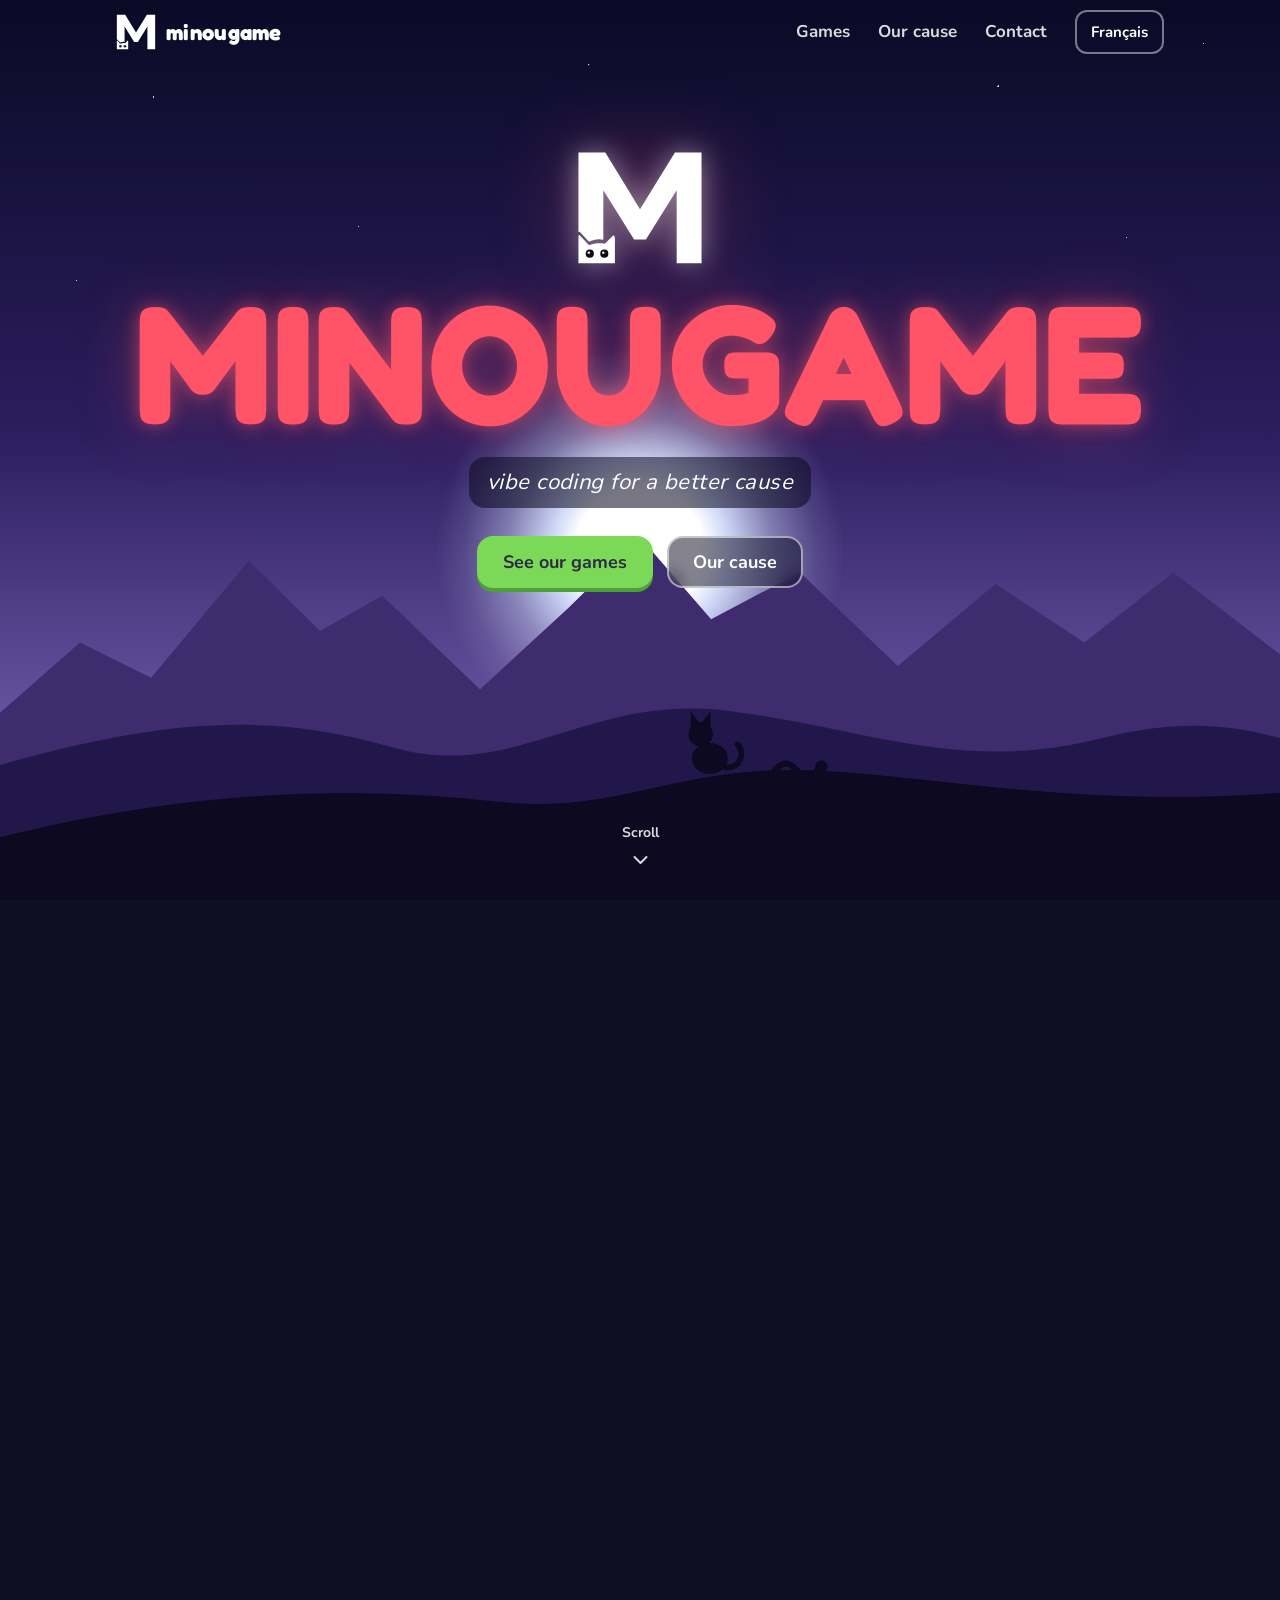
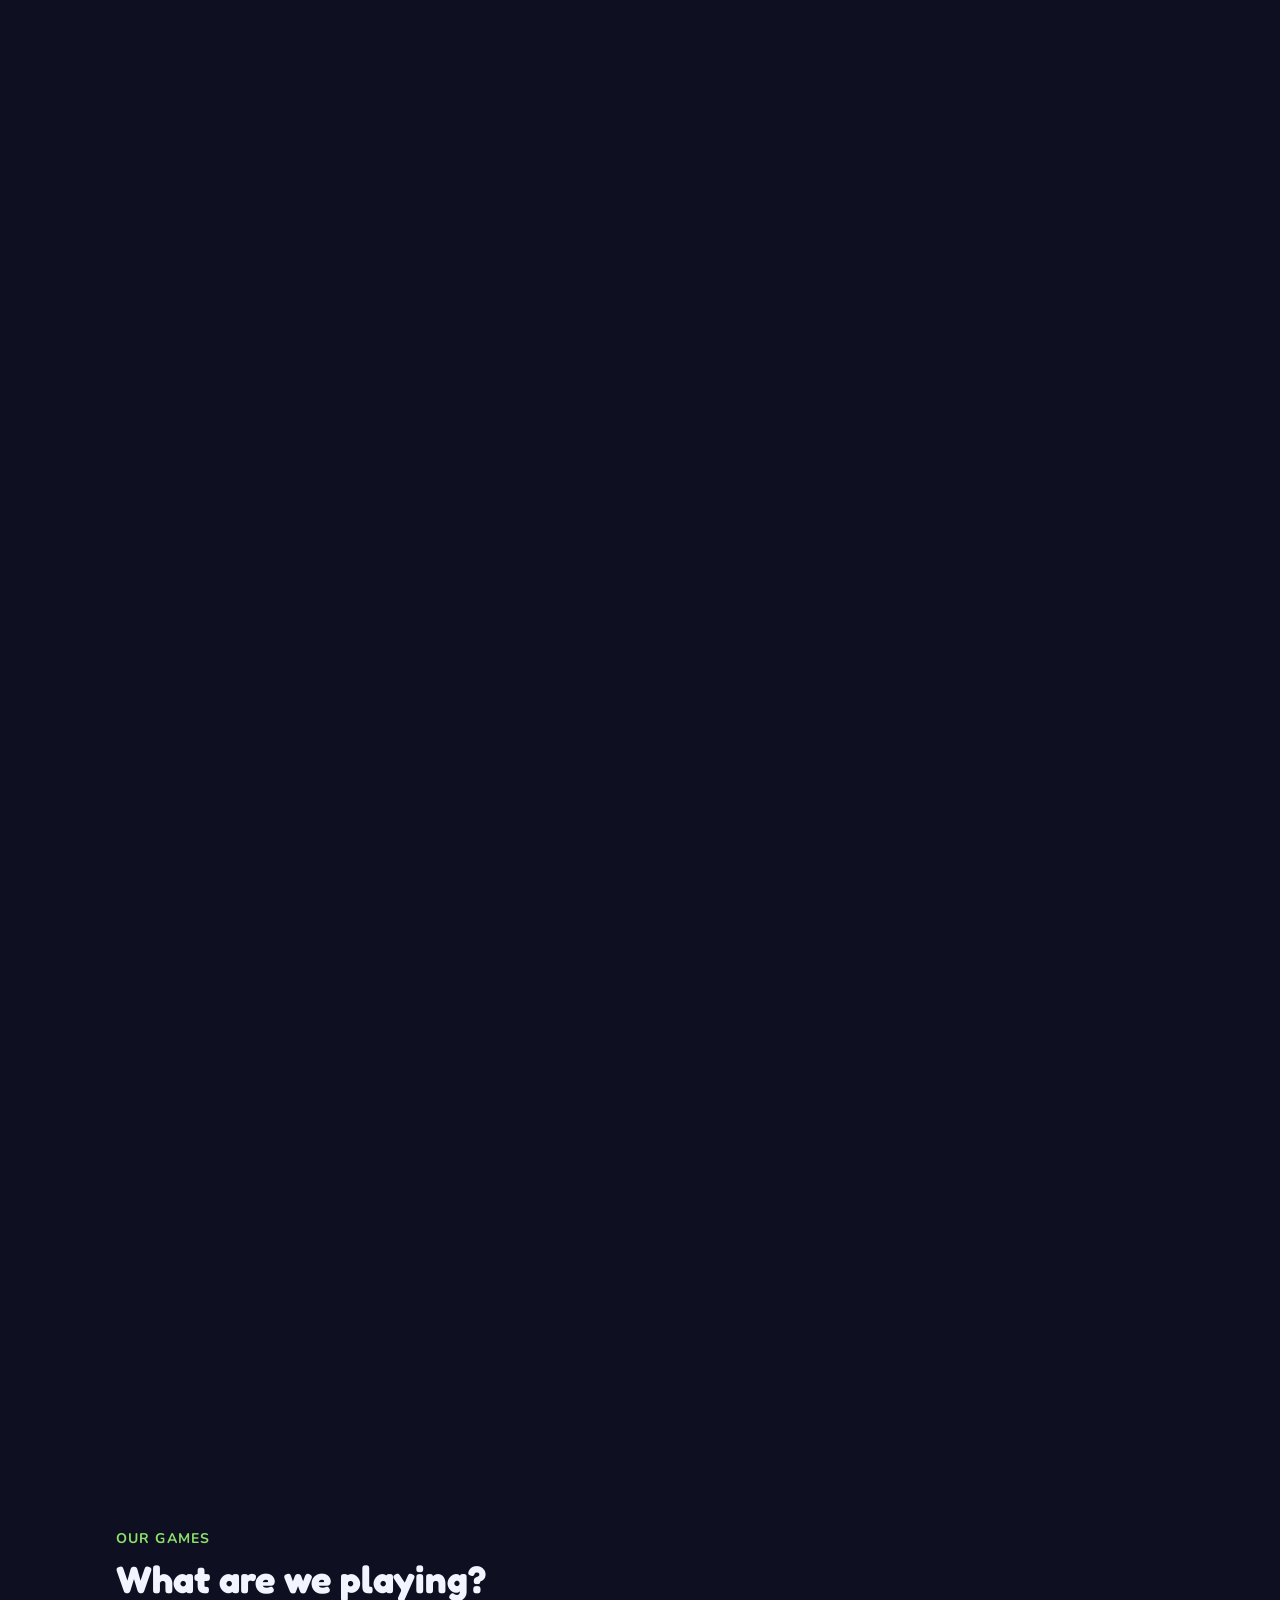
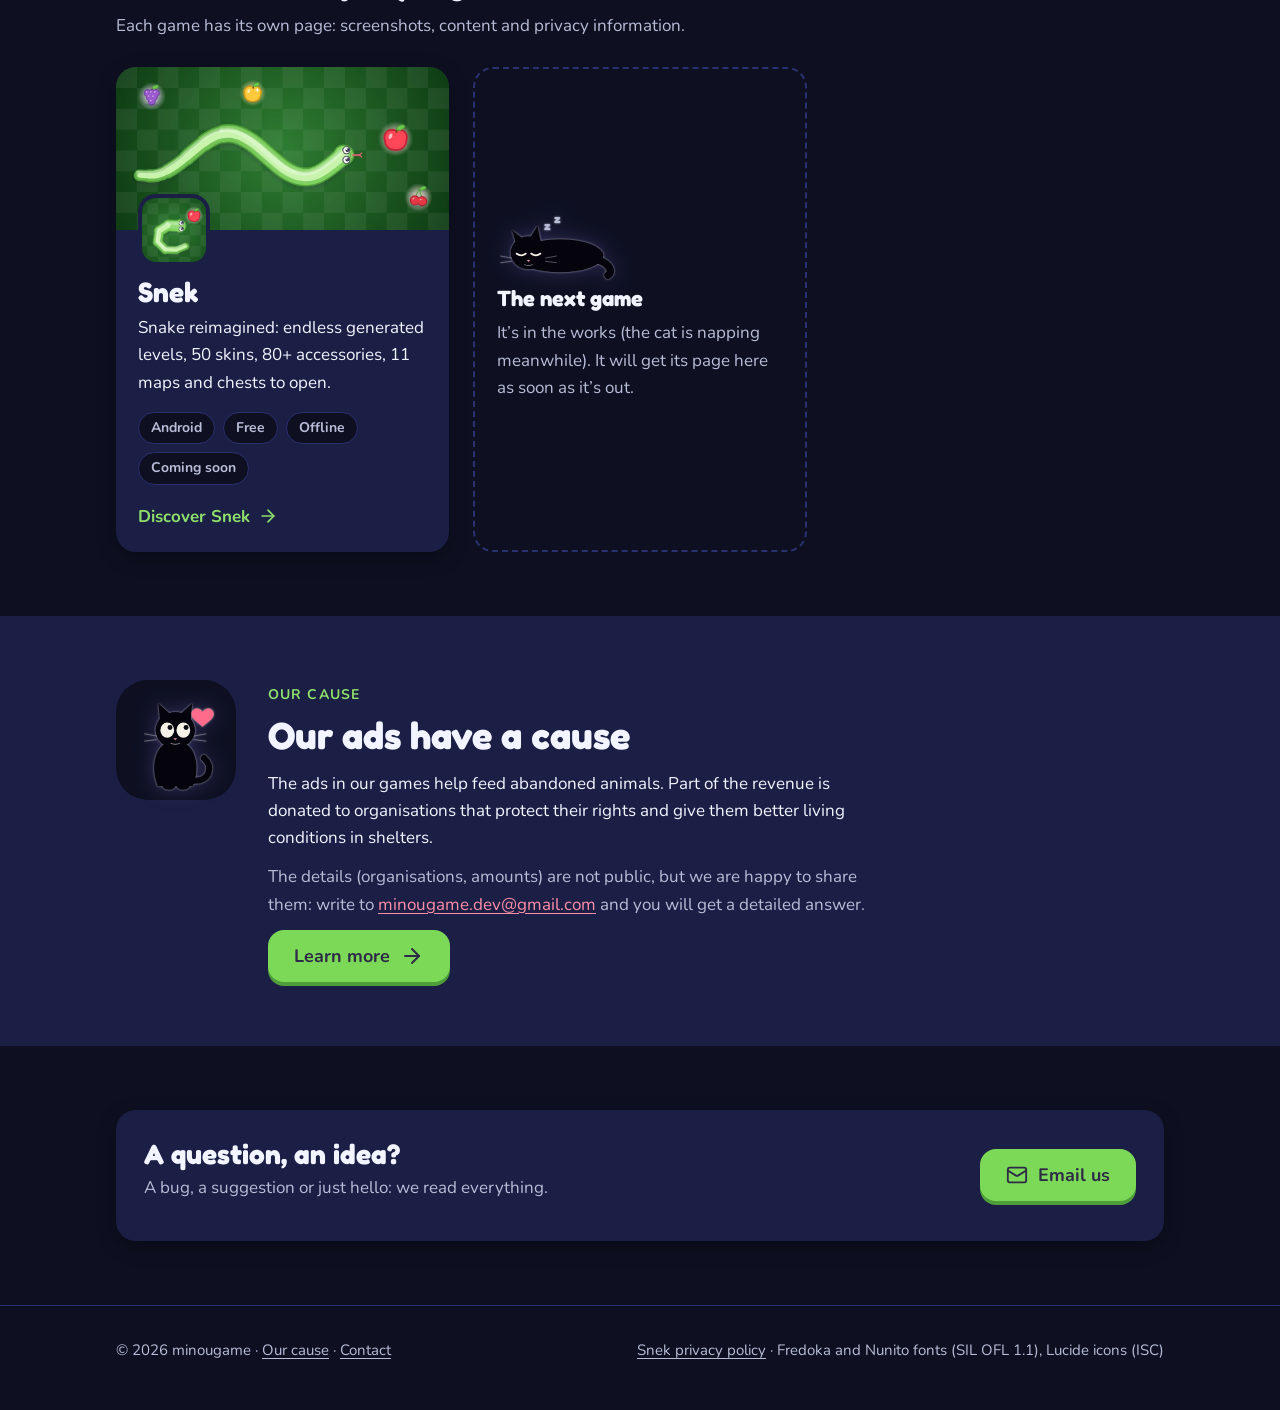
<file: index.html>
<!doctype html>
<html lang="fr" data-lang="fr" data-title-en="minougame — little mobile games for a better cause">
<head>
<meta charset="utf-8">
<meta name="viewport" content="width=device-width, initial-scale=1">
<title>minougame — petits jeux mobiles pour une bonne cause</title>
<script src="assets/lang.js"></script>
<meta name="description" content="minougame, petit studio de jeux mobiles. Snek : le Snake revisité. Les publicités de nos jeux servent à nourrir des animaux abandonnés.">
<meta name="theme-color" content="#000000">
<meta property="og:title" content="minougame">
<meta property="og:description" content="Petits jeux mobiles pour une bonne cause. Little mobile games for a better cause.">
<meta property="og:image" content="https://theotari.github.io/assets/snek/feature-graphic.jpg">
<link rel="icon" href="assets/favicon.png">
<link rel="preload" href="assets/fonts/Fredoka-Bold.ttf" as="font" type="font/ttf" crossorigin>
<link rel="stylesheet" href="assets/site.css">
</head>
<body>
<a class="skip" href="#main"><span lang="fr">Aller au contenu</span><span lang="en">Skip to content</span></a>

<header class="topbar over">
  <div class="wrap">
    <a class="logo" href="./"><svg class="logo-mark" viewBox="240 265 520 470" aria-hidden="true"><path class="lm" d="M250 275 L359 275 L500 506 L642 275 L750 275 L750 725 L649 725 L649 429 L524 629 L476 629 L351 429 L351 630 C333 624 311 628 293 638 L258 600 C255 597 252 597 250 599 Z"/><path class="lm" d="M250 725 L250 620 C250 612 252 609 255 611 L293 652 C314 644 336 642 357 646 L389 614 C394 610 397 613 398 621 L398 725 Z"/><circle class="le" cx="296" cy="686" r="16.5"/><circle class="lh" cx="292" cy="682" r="5"/><circle class="le" cx="355" cy="686" r="16.5"/><circle class="lh" cx="351" cy="682" r="5"/></svg><span class="logo-text">minougame</span></a>
    <nav class="topnav" aria-label="Menu">
      <a href="#jeux"><span lang="fr">Jeux</span><span lang="en">Games</span></a>
      <a href="cause/"><span lang="fr">La cause</span><span lang="en">Our cause</span></a>
      <a href="contact/">Contact</a>
    </nav>
    <button class="langbtn" type="button"><span lang="fr"><span class="l-long">English</span><span class="l-short">EN</span></span><span lang="en"><span class="l-long">Français</span><span class="l-short">FR</span></span></button>
  </div>
</header>

<main id="main">
  <div class="story">
    <section class="scene stage" aria-label="minougame">
      <div class="sky"></div>
      <div class="stars"></div>
      <div class="sun" aria-hidden="true"></div>
      <svg class="hills hills-back" viewBox="0 0 1440 400" preserveAspectRatio="none" aria-hidden="true"><path d="M0 240 L90 180 L170 210 L280 110 L360 170 L430 140 L540 220 L640 150 L720 90 L800 160 L900 120 L1010 200 L1120 130 L1220 180 L1320 120 L1440 190 V400 H0Z"/></svg>
      <svg class="hills hills-mid" viewBox="0 0 1440 400" preserveAspectRatio="none" aria-hidden="true"><path d="M0 250 C180 200 300 190 440 230 C580 270 660 170 820 190 C980 210 1080 260 1240 220 C1340 195 1400 210 1440 220 V400 H0Z"/></svg>
      <svg class="hills hills-front" viewBox="0 0 1440 400" preserveAspectRatio="xMidYMax slice" aria-hidden="true">
        <path d="M0 330 C200 280 380 270 560 290 C680 303 740 262 860 255 C1000 248 1180 300 1440 280 V400 H0Z"/>
        <!-- un chat assis sur la crête, tourné vers la lumière -->
        <g transform="translate(770 194) scale(1.3)">
          <ellipse cx="22" cy="36" rx="15" ry="13"/><circle cx="14" cy="15" r="10"/>
          <path d="M6 9 L6 -3 L13 6Z"/><path d="M15 6 L22 -3 L22 9Z"/>
          <path d="M36 44 C50 44 52 30 46 24" fill="none" stroke-width="5" stroke-linecap="round"/>
        </g>
        <!-- et un petit serpent à côté -->
        <path d="M872 254 c8 -10 16 -10 24 0 s16 10 24 0" fill="none" stroke-width="7" stroke-linecap="round"/>
        <circle cx="924" cy="250" r="6.5"/>
      </svg>

      <div class="chapters">
        <div class="chapter is-active">
          <svg class="hero-logo" viewBox="240 265 520 470" aria-hidden="true"><path class="lm" d="M250 275 L359 275 L500 506 L642 275 L750 275 L750 725 L649 725 L649 429 L524 629 L476 629 L351 429 L351 630 C333 624 311 628 293 638 L258 600 C255 597 252 597 250 599 Z"/><path class="lm" d="M250 725 L250 620 C250 612 252 609 255 611 L293 652 C314 644 336 642 357 646 L389 614 C394 610 397 613 398 621 L398 725 Z"/><circle class="le" cx="296" cy="686" r="16.5"/><circle class="lh" cx="292" cy="682" r="5"/><circle class="le" cx="355" cy="686" r="16.5"/><circle class="lh" cx="351" cy="682" r="5"/></svg>
          <h1 class="mega">minougame</h1>
          <p class="sub slogan">vibe coding for a better cause</p>
          <div class="actions">
            <a class="btn btn-primary" href="#jeux"><span lang="fr">Voir nos jeux</span><span lang="en">See our games</span></a>
            <a class="btn btn-ghost" href="#cause"><span lang="fr">Notre cause</span><span lang="en">Our cause</span></a>
          </div>
        </div>
        <div class="chapter">
          <p class="kicker">1 / 2</p>
          <h2 class="mega"><span lang="fr">Jouer</span><span lang="en">Play</span></h2>
          <p class="sub" lang="fr">À une main, hors ligne, sans aucun achat en argent réel.</p>
          <p class="sub" lang="en">One-handed, offline, with no real-money purchases.</p>
        </div>
        <div class="chapter">
          <p class="kicker">2 / 2</p>
          <h2 class="mega"><span lang="fr">Aider</span><span lang="en">Help</span></h2>
          <p class="sub" lang="fr">Les publicités de nos jeux aident à nourrir des animaux abandonnés.</p>
          <p class="sub" lang="en">The ads in our games help feed abandoned animals.</p>
        </div>
      </div>

      <a class="scroll-cue" href="#jeux">
        <span lang="fr">Faire défiler</span><span lang="en">Scroll</span>
        <svg class="icon" viewBox="0 0 24 24" aria-hidden="true"><path d="m6 9 6 6 6-6"/></svg>
      </a>
      <div class="flood"></div>
    </section>
  </div>

  <section id="jeux">
    <div class="wrap">
      <div class="section-head">
        <span class="eyebrow" lang="fr">Nos jeux</span><span class="eyebrow" lang="en">Our games</span>
        <h2 lang="fr">À quoi on joue ?</h2>
        <h2 lang="en">What are we playing?</h2>
        <p class="muted" lang="fr">Chaque jeu a sa page : captures, contenu et informations de confidentialité.</p>
        <p class="muted" lang="en">Each game has its own page: screenshots, content and privacy information.</p>
      </div>

      <ul class="games">
        <li class="game-card">
          <img class="game-cover" src="assets/snek/feature-graphic.jpg" width="1024" height="500" alt="">
          <div class="game-body">
            <img class="game-icon" src="assets/snek/icon-192.png" width="72" height="72" alt="">
            <h3><a class="stretched" href="snek/">Snek</a></h3>
            <p lang="fr">Le Snake revisité : niveaux générés à l’infini, 50 skins, plus de 80 accessoires, 11 maps et des coffres à ouvrir.</p>
            <p lang="en">Snake reimagined: endless generated levels, 50 skins, 80+ accessories, 11 maps and chests to open.</p>
            <ul class="chips">
              <li>Android</li>
              <li><span lang="fr">Gratuit</span><span lang="en">Free</span></li>
              <li><span lang="fr">Hors ligne</span><span lang="en">Offline</span></li>
              <li><span lang="fr">Bientôt</span><span lang="en">Coming soon</span></li>
            </ul>
            <span class="more" aria-hidden="true"><span lang="fr">Découvrir Snek</span><span lang="en">Discover Snek</span>
              <svg class="icon" viewBox="0 0 24 24"><path d="M5 12h14"/><path d="m12 5 7 7-7 7"/></svg></span>
          </div>
        </li>
        <li class="game-soon">
          <svg class="cat-svg" viewBox="0 0 160 90" aria-hidden="true">
            <path class="cs tail from-tl" stroke-width="10" d="M136 72 C152 78 154 88 148 92"/>
            <ellipse class="c" cx="84" cy="66" rx="58" ry="22"/>
            <ellipse class="c" cx="42" cy="62" rx="23.8" ry="22"/><path class="lidw" stroke-width="2.2" d="M26 63 q6.2 5.1 12.5 0"/><path class="lidw" stroke-width="2.2" d="M45.5 63 q6.2 5.1 12.5 0"/><path class="nose" d="M39.8 71.7 h4.4 l-2.2 2.6 z"/><path class="mouth" stroke-width="1.4" d="M36.8 77.8 q5.2 2.6 10.5 0"/><path class="wh" stroke-width="1.1" d="M19.2 69 l-14.3 -2.6 M19.2 73.4 l-14.3 1.8 M64.8 69 l14.3 -2.6 M64.8 73.4 l14.3 1.8"/>
            <path class="c" d="M26 52 L20 32 L37 45 Z"/><path class="c" d="M44 42 L54 26 L58 46 Z"/>
            
            <text class="zz" x="62" y="32">z</text><text class="zz" x="76" y="22">z</text>
          </svg>
          <h3 lang="fr">Le prochain jeu</h3>
          <h3 lang="en">The next game</h3>
          <p lang="fr">Il est en préparation (le chat, lui, fait la sieste). Il aura sa page ici dès sa sortie.</p>
          <p lang="en">It’s in the works (the cat is napping meanwhile). It will get its page here as soon as it’s out.</p>
        </li>
      </ul>
    </div>
  </section>

  <section id="cause" class="cause">
    <div class="wrap">
      <div class="paw-badge" aria-hidden="true">
        <svg class="cat-svg" viewBox="0 0 120 140">
          <path class="cs tail from-tl" stroke-width="9" d="M84 128 C108 130 114 108 100 96"/>
          <path class="c" d="M34 136 C24 112 28 84 46 74 L72 74 C90 84 94 112 84 136 Z"/>
          <ellipse class="c" cx="59" cy="56" rx="28.1" ry="26"/><g class="eyes"><ellipse class="sclera" cx="47.5" cy="56" rx="9.8" ry="10.9"/><ellipse class="sclera" cx="70.5" cy="56" rx="9.8" ry="10.9"/><circle class="pupil" cx="51.4" cy="52.1" r="3.5"/><circle class="pupil" cx="74.4" cy="52.1" r="3.5"/></g><path class="nose" d="M56.4 67.4 h5.2 l-2.6 3.1 z"/><path class="mouth" stroke-width="1.7" d="M52.8 74.7 q6.2 3.1 12.4 0"/><path class="wh" stroke-width="1.2" d="M32 64.3 l-16.8 -3.1 M32 69.5 l-16.8 2.1 M86 64.3 l16.8 -3.1 M86 69.5 l16.8 2.1"/>
          <path class="c" d="M37 44 L35 18 L53 34 Z"/><path class="c" d="M65 34 L83 18 L81 44 Z"/>
          
          <ellipse class="c" cx="50" cy="136" rx="9" ry="5"/><ellipse class="c" cx="70" cy="136" rx="9" ry="5"/>
          <path class="beat" fill="#FF6B8A" d="M98 30 c-4 -8 -16 -6 -16 3 c0 7 9 12 16 18 c7 -6 16 -11 16 -18 c0 -9 -12 -11 -16 -3z"/>
        </svg>
      </div>
      <div>
        <span class="eyebrow" lang="fr">La cause</span><span class="eyebrow" lang="en">Our cause</span>
        <h2 lang="fr">Nos publicités ont une cause</h2>
        <h2 lang="en">Our ads have a cause</h2>
        <p lang="fr">Les publicités de nos jeux servent à nourrir des animaux abandonnés. Une partie des revenus est reversée à des associations qui protègent leurs droits et leur offrent de meilleures conditions en refuge.</p>
        <p lang="en">The ads in our games help feed abandoned animals. Part of the revenue is donated to organisations that protect their rights and give them better living conditions in shelters.</p>
        <p class="muted" lang="fr">Le détail (associations, montants) n’est pas public, mais nous l’envoyons volontiers : écris-nous à <a href="mailto:minougame.dev@gmail.com">minougame.dev@gmail.com</a> et tu recevras une réponse détaillée.</p>
        <p class="muted" lang="en">The details (organisations, amounts) are not public, but we are happy to share them: write to <a href="mailto:minougame.dev@gmail.com">minougame.dev@gmail.com</a> and you will get a detailed answer.</p>
        <div class="actions">
          <a class="btn btn-primary" href="cause/"><span lang="fr">En savoir plus</span><span lang="en">Learn more</span>
            <svg class="icon" viewBox="0 0 24 24" aria-hidden="true"><path d="M5 12h14"/><path d="m12 5 7 7-7 7"/></svg></a>
        </div>
      </div>
    </div>
  </section>

  <section id="contact">
    <div class="wrap">
      <div class="contact-card">
        <div>
          <h2 lang="fr">Une question, une idée ?</h2>
          <h2 lang="en">A question, an idea?</h2>
          <p class="muted" lang="fr">Un bug, une suggestion ou juste un bonjour : on lit tout.</p>
          <p class="muted" lang="en">A bug, a suggestion or just hello: we read everything.</p>
        </div>
        <a class="btn btn-primary" href="contact/">
          <svg class="icon" viewBox="0 0 24 24" aria-hidden="true"><rect x="2" y="4" width="20" height="16" rx="2"/><path d="m22 7-8.97 5.7a1.94 1.94 0 0 1-2.06 0L2 7"/></svg>
          <span lang="fr">Nous écrire</span><span lang="en">Email us</span>
        </a>
      </div>
    </div>
  </section>
</main>

<footer>
  <div class="wrap">
    <span>© 2026 minougame · <a href="cause/"><span lang="fr">La cause</span><span lang="en">Our cause</span></a> · <a href="contact/">Contact</a></span>
    <span>
      <a href="privacy.html" lang="fr">Confidentialité de Snek</a><a href="privacy.html#en" lang="en">Snek privacy policy</a>
      · <span lang="fr">Polices Fredoka et Nunito (SIL OFL 1.1), icônes Lucide (ISC)</span><span lang="en">Fredoka and Nunito fonts (SIL OFL 1.1), Lucide icons (ISC)</span>
    </span>
  </div>
</footer>
</body>
</html>
</file>
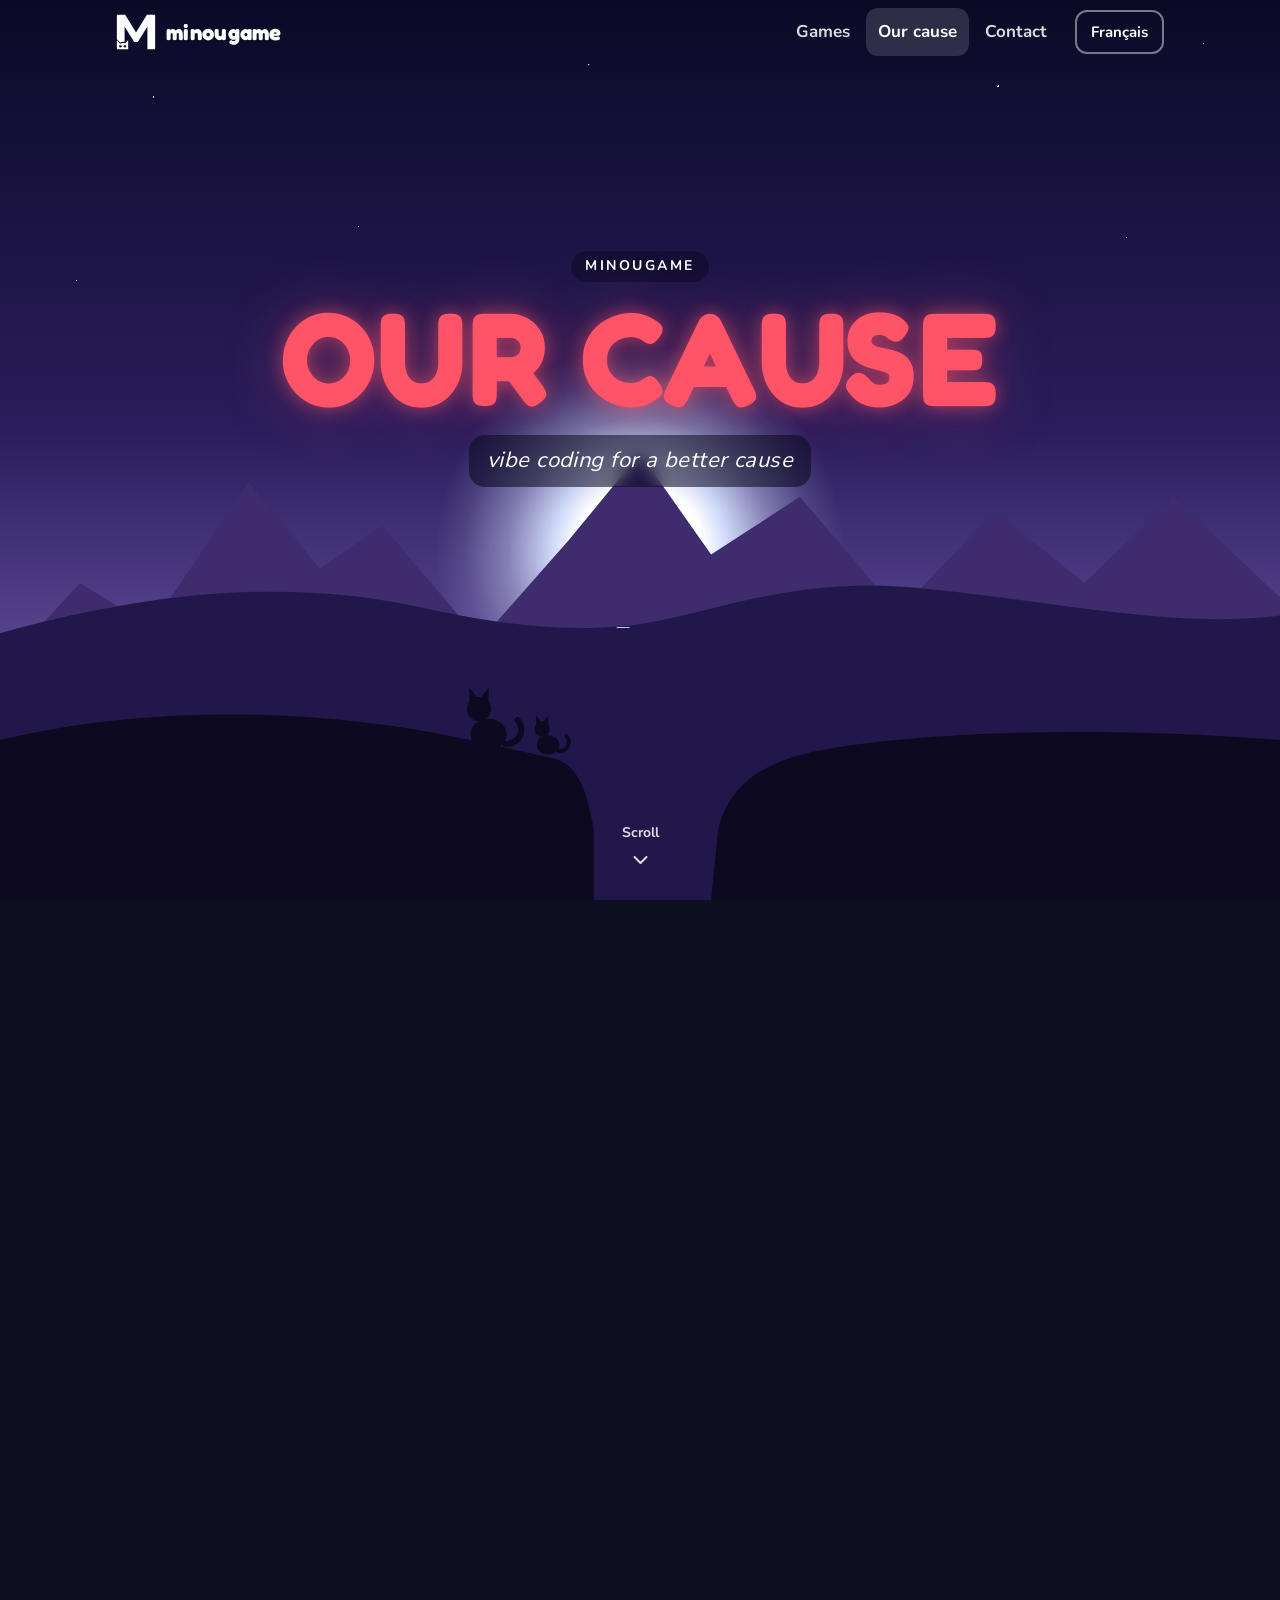
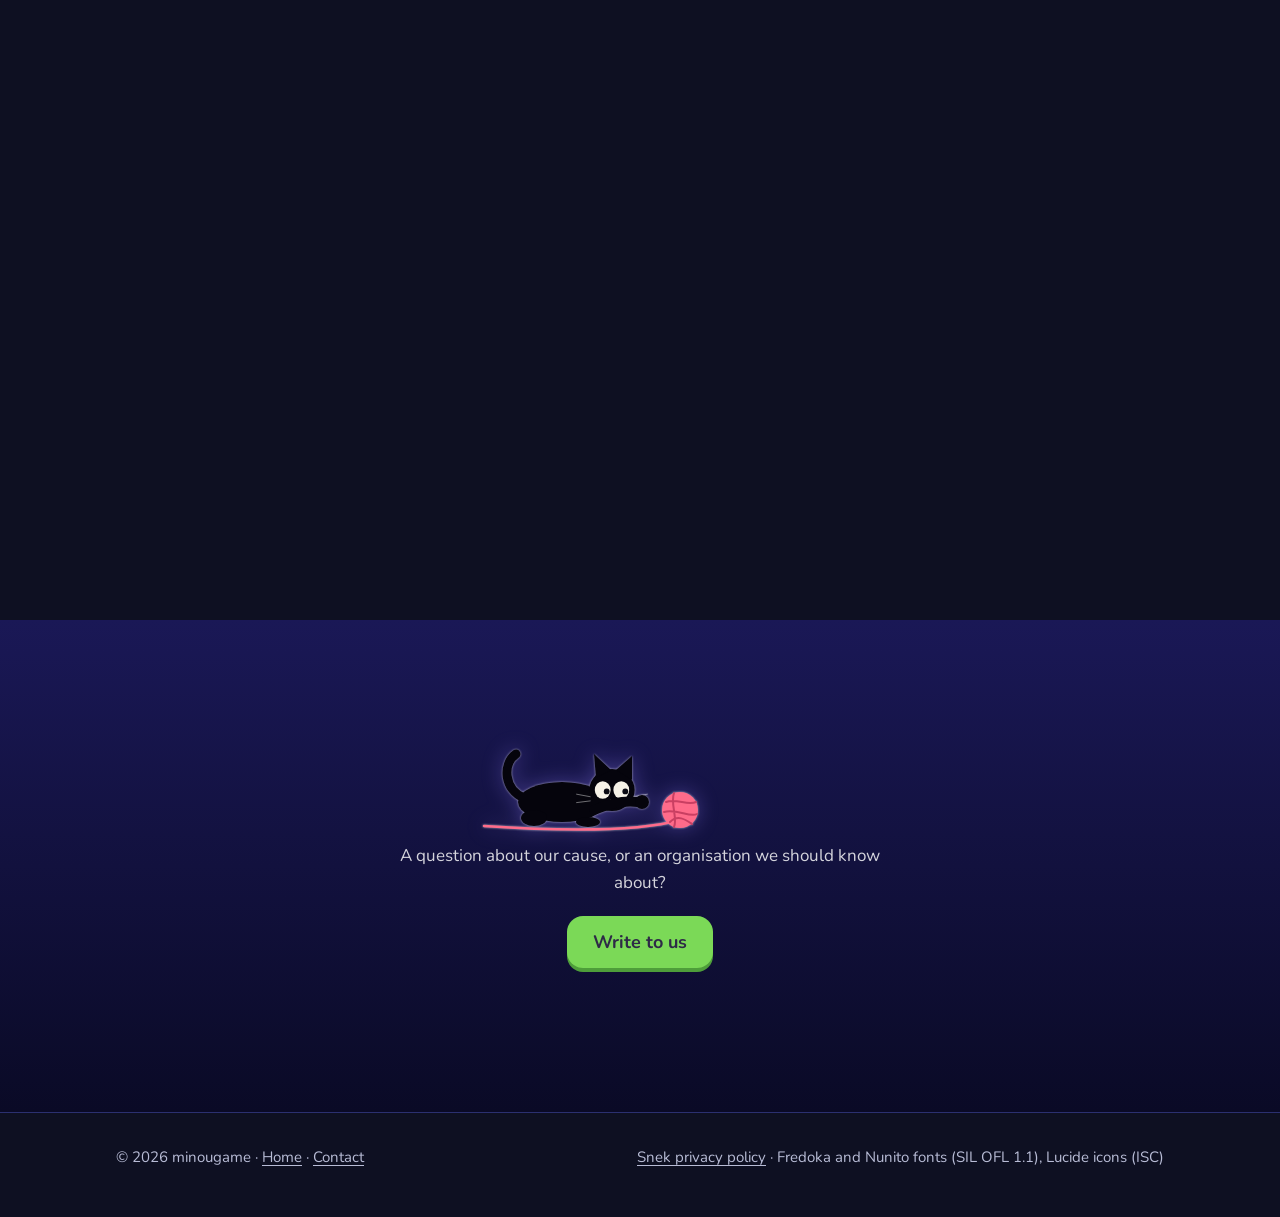
<file: cause/index.html>
<!doctype html>
<html lang="fr" data-lang="fr" data-title-en="Our cause · minougame">
<head>
<meta charset="utf-8">
<meta name="viewport" content="width=device-width, initial-scale=1">
<title>La cause · minougame</title>
<script src="../assets/lang.js"></script>
<meta name="description" content="Pourquoi minougame existe : des jeux gratuits dont les publicités aident à nourrir des animaux abandonnés.">
<meta name="theme-color" content="#0A0A26">
<meta property="og:title" content="La cause · minougame">
<meta property="og:description" content="Des jeux gratuits dont les publicités aident à nourrir des animaux abandonnés.">
<meta property="og:image" content="https://theotari.github.io/assets/snek/feature-graphic.jpg">
<link rel="icon" href="../assets/favicon.png">
<link rel="preload" href="../assets/fonts/Fredoka-Bold.ttf" as="font" type="font/ttf" crossorigin>
<link rel="stylesheet" href="../assets/site.css">
<script src="../assets/cause.js" defer></script>
</head>
<body>
<a class="skip" href="#main"><span lang="fr">Aller au contenu</span><span lang="en">Skip to content</span></a>

<header class="topbar over">
  <div class="wrap">
    <a class="logo" href="../"><svg class="logo-mark" viewBox="240 265 520 470" aria-hidden="true"><path class="lm" d="M250 275 L359 275 L500 506 L642 275 L750 275 L750 725 L649 725 L649 429 L524 629 L476 629 L351 429 L351 630 C333 624 311 628 293 638 L258 600 C255 597 252 597 250 599 Z"/><path class="lm" d="M250 725 L250 620 C250 612 252 609 255 611 L293 652 C314 644 336 642 357 646 L389 614 C394 610 397 613 398 621 L398 725 Z"/><circle class="le" cx="296" cy="686" r="16.5"/><circle class="lh" cx="292" cy="682" r="5"/><circle class="le" cx="355" cy="686" r="16.5"/><circle class="lh" cx="351" cy="682" r="5"/></svg><span class="logo-text">minougame</span></a>
    <nav class="topnav" aria-label="Menu">
      <a href="../#jeux"><span lang="fr">Jeux</span><span lang="en">Games</span></a>
      <a href="./" aria-current="page"><span lang="fr">La cause</span><span lang="en">Our cause</span></a>
      <a href="../contact/">Contact</a>
    </nav>
    <button class="langbtn" type="button"><span lang="fr"><span class="l-long">English</span><span class="l-short">EN</span></span><span lang="en"><span class="l-long">Français</span><span class="l-short">FR</span></span></button>
  </div>
</header>

<main id="main">
  <!-- TEXTE PROVISOIRE : à remplacer par le vrai récit de Théo. -->
  <div class="cstory">
    <section class="scene cstage">
      <div class="sky"></div>
    <div class="stars"></div>
    <div class="sun" aria-hidden="true"></div>
    <svg class="hills hills-back" viewBox="0 0 1440 400" preserveAspectRatio="none" aria-hidden="true"><path d="M0 240 L90 180 L170 210 L280 110 L360 170 L430 140 L540 220 L640 150 L720 90 L800 160 L900 120 L1010 200 L1120 130 L1220 180 L1320 120 L1440 190 V400 H0Z"/></svg>
    <!-- Premier plan : colline du milieu, ruisseau, collines avant, lac (un seul repère pour que tout s'aligne) -->
    <svg class="hills fore" viewBox="0 0 1440 600" preserveAspectRatio="xMidYMax slice" aria-hidden="true">
      <defs>
        <linearGradient id="water" x1="0" y1="0" x2="0" y2="1">
          <stop offset="0" stop-color="#B9CCFF"/><stop offset=".45" stop-color="#6266D2"/><stop offset="1" stop-color="#25226A"/>
        </linearGradient>
        <linearGradient id="lakewater" x1="0" y1="0" x2="0" y2="1">
          <stop offset="0" stop-color="#8E9BF0"/><stop offset=".35" stop-color="#4447A8"/><stop offset="1" stop-color="#1A1856"/>
        </linearGradient>
        <clipPath id="flow"><rect class="flow-rect" x="0" y="286" width="1440" height="314"/></clipPath>
        <!-- le lac s'étale en cercle depuis l'embouchure du ruisseau -->
        <clipPath id="spread"><circle class="spread" cx="724" cy="512" r="900"/></clipPath>
      </defs>
      <path fill="var(--hill-mid)" d="M0 300 C180 250 330 240 470 270 C560 290 630 298 700 292 C780 286 880 236 1020 248 C1180 262 1320 296 1440 280 V600 H0 Z"/>
      <g clip-path="url(#flow)">
        <path fill="url(#water)" d="M694 293 C684 312 680 330 702 352 C726 378 712 400 684 424 C654 452 664 482 648 514 L800 514 C792 484 802 452 770 426 C742 402 758 378 736 352 C714 326 716 310 708 293 Z"/>
        <path class="glints" d="M714 322 v12 M718 372 v16 M708 420 v18 M722 470 v22" stroke="rgb(var(--glow))" stroke-width="2.5" stroke-linecap="round" opacity=".7"/>
      </g>
      <g fill="var(--hill-front)">
        <path d="M0 420 C140 386 300 384 440 404 C520 416 580 432 620 440 C650 446 660 476 668 520 L668 600 L0 600 Z"/>
        <path d="M1440 600 L800 600 L808 520 C820 470 860 444 920 432 C1040 410 1240 404 1440 420 Z"/>
        <!-- la chatte et son chaton, au bord du ruisseau, face à la lumière -->
        <g transform="translate(520 365) scale(1.35)">
          <ellipse cx="22" cy="36" rx="15" ry="13"/><circle cx="14" cy="15" r="10"/>
          <path d="M6 9 L6 -3 L13 6Z"/><path d="M15 6 L22 -3 L22 9Z"/>
          <path d="M36 44 C50 44 52 30 46 24" fill="none" stroke="var(--hill-front)" stroke-width="5" stroke-linecap="round"/>
        </g>
        <g transform="translate(598 395) scale(.85)">
          <ellipse cx="22" cy="36" rx="15" ry="13"/><circle cx="14" cy="15" r="10"/>
          <path d="M6 9 L6 -3 L13 6Z"/><path d="M15 6 L22 -3 L22 9Z"/>
          <path d="M36 44 C50 44 52 30 46 24" fill="none" stroke="var(--hill-front)" stroke-width="5" stroke-linecap="round"/>
        </g>
      </g>
      <g class="lake-g" clip-path="url(#spread)">
        <path fill="url(#lakewater)" d="M0 520 C300 506 560 498 720 498 C900 498 1160 506 1440 520 V600 H0 Z"/>
        <g class="glints" stroke="rgb(var(--glow))" stroke-linecap="round">
          <path d="M690 516 h60" stroke-width="3"/><path d="M670 534 h100" stroke-width="2.5" opacity=".8"/>
          <path d="M700 552 h40" stroke-width="3"/><path d="M656 570 h128" stroke-width="2" opacity=".6"/>
          <path d="M694 588 h52" stroke-width="2.5" opacity=".7"/>
        </g>
      </g>
    </svg>

      <div class="cintro chap is-active">
        <p class="kicker">minougame</p>
        <h1 class="mega"><span lang="fr">La cause</span><span lang="en">Our cause</span></h1>
        <p class="sub slogan">vibe coding for a better cause</p>
      </div>

      <div class="ccards">
        <article class="tale chap" data-cat="left">
        <svg class="cat-svg cat-lying static-cat" viewBox="0 0 200 90" aria-hidden="true">
          <path class="cs tail from-tr" stroke-width="10" d="M40 80 C20 82 10 92 10 112 C10 140 20 160 8 184"/>
          <path class="c" d="M36 88 C30 64 50 48 86 48 C118 48 144 52 156 64 L162 88 Z"/>
          <ellipse class="c" cx="178" cy="85" rx="14" ry="5"/><ellipse class="c" cx="154" cy="86" rx="12" ry="5"/>
          <ellipse class="c" cx="164" cy="52" rx="23.8" ry="22"/><g class="eyes"><ellipse class="sclera" cx="154.3" cy="52" rx="8.3" ry="9.2"/><ellipse class="sclera" cx="173.7" cy="52" rx="8.3" ry="9.2"/><circle class="pupil" cx="158.4" cy="53.8" r="3"/><circle class="pupil" cx="177.9" cy="53.8" r="3"/></g><path class="nose" d="M161.8 61.7 h4.4 l-2.2 2.6 z"/><path class="mouth" stroke-width="1.4" d="M158.8 67.8 q5.2 2.6 10.5 0"/><path class="wh" stroke-width="1.1" d="M141.2 59 l-14.3 -2.6 M141.2 63.4 l-14.3 1.8 M186.8 59 l14.3 -2.6 M186.8 63.4 l14.3 1.8"/>
          <path class="c" d="M146 40 L148 16 L163 33 Z"/><path class="c" d="M168 32 L183 16 L185 42 Z"/>
          
        </svg>
        <span class="num" lang="fr">Chapitre 1</span><span class="num" lang="en">Chapter 1</span>
        <h2 lang="fr">Tout a commencé par un chat</h2>
        <h2 lang="en">It all started with a cat</h2>
        <p lang="fr">minougame est né d’une idée simple : faire de petits jeux qui donnent le sourire, et faire en sorte qu’ils servent à quelque chose. Le nom vient de « minou », le petit mot doux qu’on donne aux chats en France. Et si tu regardes bien notre logo, un petit chat t’observe depuis le coin du M.</p>
        <p lang="en">minougame was born from a simple idea: make little games that make people smile, and make them useful. The name comes from “minou”, the sweet word French people use for cats. And if you look closely at our logo, a little cat is watching you from the corner of the M.</p>
        </article>

        <article class="tale chap" data-cat="right">
        <svg class="cat-svg cat-peek left" viewBox="0 0 120 70" aria-hidden="true">
          <path class="c" d="M36 26 L33 0 L52 15 Z"/><path class="c" d="M68 15 L87 0 L84 26 Z"/>
          <ellipse class="c" cx="60" cy="40" rx="29.2" ry="27"/><g class="eyes"><ellipse class="sclera" cx="48" cy="40" rx="10.2" ry="11.3"/><ellipse class="sclera" cx="72" cy="40" rx="10.2" ry="11.3"/><circle class="pupil" cx="48" cy="45.7" r="3.7"/><circle class="pupil" cx="72" cy="45.7" r="3.7"/></g><path class="nose" d="M57.3 51.9 h5.4 l-2.7 3.2 z"/><path class="mouth" stroke-width="1.7" d="M53.6 59.4 q6.4 0 12.8 0"/><path class="wh" stroke-width="1.3" d="M32 48.6 l-17.5 -3.2 M32 54 l-17.5 2.2 M88 48.6 l17.5 -3.2 M88 54 l17.5 2.2"/>
          
          <ellipse class="c" cx="32" cy="66" rx="13" ry="7"/><ellipse class="c" cx="88" cy="66" rx="13" ry="7"/>
        </svg>
        <span class="num" lang="fr">Chapitre 2</span><span class="num" lang="en">Chapter 2</span>
        <h2 lang="fr">Des animaux qui attendent</h2>
        <h2 lang="en">Animals waiting for someone</h2>
        <p lang="fr">Chaque année, beaucoup d’animaux sont abandonnés. Les refuges et les associations font un travail immense, souvent avec très peu de moyens : il faut nourrir, soigner, stériliser, trouver une famille… et recommencer le lendemain.</p>
        <p lang="en">Every year, many animals are abandoned. Shelters and associations do enormous work, often with very little money: feeding, caring, neutering, finding a family… and starting again the next day.</p>
        </article>

        <article class="tale chap" data-cat="left">
        <svg class="cat-svg cat-curl" viewBox="0 0 160 90" aria-hidden="true">
          <path class="cs tail from-tl" stroke-width="10" d="M136 72 C152 78 156 96 152 120 C150 134 156 142 162 146"/>
          <ellipse class="c" cx="84" cy="66" rx="58" ry="26"/>
          <ellipse class="c" cx="42" cy="62" rx="23.8" ry="22"/><path class="lidw" stroke-width="2.2" d="M26 63 q6.2 5.1 12.5 0"/><path class="lidw" stroke-width="2.2" d="M45.5 63 q6.2 5.1 12.5 0"/><path class="nose" d="M39.8 71.7 h4.4 l-2.2 2.6 z"/><path class="mouth" stroke-width="1.4" d="M36.8 77.8 q5.2 2.6 10.5 0"/><path class="wh" stroke-width="1.1" d="M19.2 69 l-14.3 -2.6 M19.2 73.4 l-14.3 1.8 M64.8 69 l14.3 -2.6 M64.8 73.4 l14.3 1.8"/>
          <path class="c" d="M26 52 L20 32 L37 45 Z"/><path class="c" d="M44 42 L54 26 L58 46 Z"/>
          
          <text class="zz" x="62" y="32">z</text><text class="zz" x="76" y="22">z</text>
        </svg>
        <span class="num" lang="fr">Chapitre 3</span><span class="num" lang="en">Chapter 3</span>
        <h2 lang="fr">Des jeux gratuits, une pub à la fois</h2>
        <h2 lang="en">Free games, one ad at a time</h2>
        <p lang="fr">Nos jeux sont gratuits, et on ne peut rien y acheter avec de l’argent réel. Ce sont les publicités qui les font vivre : des vidéos que tu choisis de regarder pour gagner un bonus, et de temps en temps un écran au retour au menu. Pas de bannière, pas de piège.</p>
        <p lang="en">Our games are free, and nothing in them can be bought with real money. Ads keep them alive: videos you choose to watch to earn a bonus, and now and then a screen when you go back to the menu. No banners, no tricks.</p>
        </article>

        <article class="tale chap" data-cat="right">
        <div class="float-cat" aria-hidden="true">
          <svg class="cat-svg" viewBox="0 0 120 140">
            <path class="cs tail from-tl" stroke-width="9" d="M84 128 C108 130 114 108 100 96"/>
            <path class="c" d="M34 136 C24 112 28 84 46 74 L72 74 C90 84 94 112 84 136 Z"/>
            <ellipse class="c" cx="59" cy="56" rx="28.1" ry="26"/><g class="eyes"><ellipse class="sclera" cx="47.5" cy="56" rx="9.8" ry="10.9"/><ellipse class="sclera" cx="70.5" cy="56" rx="9.8" ry="10.9"/><circle class="pupil" cx="51.4" cy="52.1" r="3.5"/><circle class="pupil" cx="74.4" cy="52.1" r="3.5"/></g><path class="nose" d="M56.4 67.4 h5.2 l-2.6 3.1 z"/><path class="mouth" stroke-width="1.7" d="M52.8 74.7 q6.2 3.1 12.4 0"/><path class="wh" stroke-width="1.2" d="M32 64.3 l-16.8 -3.1 M32 69.5 l-16.8 2.1 M86 64.3 l16.8 -3.1 M86 69.5 l16.8 2.1"/>
            <path class="c" d="M37 44 L35 18 L53 34 Z"/><path class="c" d="M65 34 L83 18 L81 44 Z"/>
            
            <ellipse class="c" cx="50" cy="136" rx="9" ry="5"/><ellipse class="c" cx="70" cy="136" rx="9" ry="5"/>
            <path class="beat" fill="#FF6B8A" d="M98 30 c-4 -8 -16 -6 -16 3 c0 7 9 12 16 18 c7 -6 16 -11 16 -18 c0 -9 -12 -11 -16 -3z"/>
          </svg>
        </div>
        <span class="num" lang="fr">Chapitre 4</span><span class="num" lang="en">Chapter 4</span>
        <h2 lang="fr">Où va l’argent</h2>
        <h2 lang="en">Where the money goes</h2>
        <p lang="fr">Une partie des revenus publicitaires est reversée à des associations qui protègent les droits des animaux et leur offrent de meilleures conditions en refuge : de la nourriture, des soins, un endroit au chaud en attendant une famille. Chaque partie jouée y contribue, un tout petit peu.</p>
        <p lang="en">Part of the ad revenue is donated to organisations that protect animals’ rights and give them better living conditions in shelters: food, care, a warm place while they wait for a family. Every game you play helps, just a little.</p>
        </article>

        <article class="tale chap" data-cat="left">
        <svg class="cat-svg cat-peek" viewBox="0 0 120 70" aria-hidden="true">
          <path class="c" d="M36 26 L33 0 L52 15 Z"/><path class="c" d="M68 15 L87 0 L84 26 Z"/>
          <ellipse class="c" cx="60" cy="40" rx="29.2" ry="27"/><g class="eyes"><ellipse class="sclera" cx="48" cy="40" rx="10.2" ry="11.3"/><ellipse class="sclera" cx="72" cy="40" rx="10.2" ry="11.3"/><circle class="pupil" cx="48" cy="45.7" r="3.7"/><circle class="pupil" cx="72" cy="45.7" r="3.7"/></g><path class="nose" d="M57.3 51.9 h5.4 l-2.7 3.2 z"/><path class="mouth" stroke-width="1.7" d="M53.6 59.4 q6.4 0 12.8 0"/><path class="wh" stroke-width="1.3" d="M32 48.6 l-17.5 -3.2 M32 54 l-17.5 2.2 M88 48.6 l17.5 -3.2 M88 54 l17.5 2.2"/>
          
          <ellipse class="c" cx="32" cy="66" rx="13" ry="7"/><ellipse class="c" cx="88" cy="66" rx="13" ry="7"/>
        </svg>
        <span class="num" lang="fr">Chapitre 5</span><span class="num" lang="en">Chapter 5</span>
        <h2 lang="fr">Rien à cacher</h2>
        <h2 lang="en">Nothing to hide</h2>
        <p lang="fr">Le détail (associations soutenues, montants) n’est pas affiché ici, mais il n’a rien de secret. Écris-nous et tu recevras une réponse détaillée, avec plaisir.</p>
        <p lang="en">The details (organisations supported, amounts) aren’t shown here, but they’re no secret. Write to us and you’ll get a detailed answer, gladly.</p>
        </article>

        <article class="tale chap" data-cat="right">
        <span class="num" lang="fr">Chapitre 6</span><span class="num" lang="en">Chapter 6</span>
        <h2 lang="fr">Et toi, comment aider ?</h2>
        <h2 lang="en">And you, how can you help?</h2>
        <ul lang="fr">
          <li>Joue, tout simplement : c’est déjà beaucoup.</li>
          <li>Parle de nos jeux autour de toi.</li>
          <li>Rapproche-toi d’un refuge près de chez toi : adoption, famille d’accueil, bénévolat ou dons.</li>
          <li>Si tu adoptes, pense à l’identification et à la stérilisation.</li>
        </ul>
        <ul lang="en">
          <li>Just play: that already means a lot.</li>
          <li>Tell people around you about our games.</li>
          <li>Get in touch with a shelter near you: adoption, fostering, volunteering or donations.</li>
          <li>If you adopt, think about identification and neutering.</li>
        </ul>
        </article>
      </div>

      <!-- le chat du chapitre 1, qui saute de carte en carte -->
      <div class="jumper" aria-hidden="true">
        <div class="jumper-in">
          <svg class="cat-svg pose-sit" viewBox="0 0 200 90" aria-hidden="true">
          <path class="cs tail from-tr" stroke-width="10" d="M40 80 C20 82 10 92 10 112 C10 140 20 160 8 184"/>
          <path class="c" d="M36 88 C30 64 50 48 86 48 C118 48 144 52 156 64 L162 88 Z"/>
          <ellipse class="c" cx="178" cy="85" rx="14" ry="5"/><ellipse class="c" cx="154" cy="86" rx="12" ry="5"/>
          <ellipse class="c" cx="164" cy="52" rx="23.8" ry="22"/><g class="eyes"><ellipse class="sclera" cx="154.3" cy="52" rx="8.3" ry="9.2"/><ellipse class="sclera" cx="173.7" cy="52" rx="8.3" ry="9.2"/><circle class="pupil" cx="158.4" cy="53.8" r="3"/><circle class="pupil" cx="177.9" cy="53.8" r="3"/></g><path class="nose" d="M161.8 61.7 h4.4 l-2.2 2.6 z"/><path class="mouth" stroke-width="1.4" d="M158.8 67.8 q5.2 2.6 10.5 0"/><path class="wh" stroke-width="1.1" d="M141.2 59 l-14.3 -2.6 M141.2 63.4 l-14.3 1.8 M186.8 59 l14.3 -2.6 M186.8 63.4 l14.3 1.8"/>
          <path class="c" d="M146 40 L148 16 L163 33 Z"/><path class="c" d="M168 32 L183 16 L185 42 Z"/>
          
        </svg>
          <svg class="cat-svg pose-leap" viewBox="0 0 200 90">
            <path class="cs tail" stroke-width="8" d="M54 46 C36 38 20 26 6 30"/>
            <path class="cs" stroke-width="9" d="M62 52 L22 62 M68 56 L30 76 M138 44 L180 52 M134 50 L172 68"/>
            <ellipse class="c" cx="100" cy="48" rx="54" ry="15" transform="rotate(-8 100 48)"/>
            <ellipse class="c" cx="158" cy="32" rx="19.4" ry="18"/><g class="eyes"><ellipse class="sclera" cx="150" cy="32" rx="6.8" ry="7.6"/><ellipse class="sclera" cx="166" cy="32" rx="6.8" ry="7.6"/><circle class="pupil" cx="153.5" cy="31.3" r="2.4"/><circle class="pupil" cx="169.5" cy="31.3" r="2.4"/></g><path class="nose" d="M156.2 39.9 h3.6 l-1.8 2.2 z"/><path class="mouth" stroke-width="1.2" d="M153.7 45 q4.3 2.2 8.6 0"/><path class="wh" stroke-width="1" d="M139.3 37.8 l-11.7 -2.2 M139.3 41.4 l-11.7 1.4 M176.7 37.8 l11.7 -2.2 M176.7 41.4 l11.7 1.4"/>
            <path class="c" d="M144 22 L144 0 L158 16 Z"/><path class="c" d="M162 16 L178 2 L178 26 Z"/>
            
            
          </svg>
        </div>
      </div>

      <a class="scroll-cue" href="#fin">
        <span lang="fr">Faire défiler</span><span lang="en">Scroll</span>
        <svg class="icon" viewBox="0 0 24 24" aria-hidden="true"><path d="m6 9 6 6 6-6"/></svg>
      </a>
    </section>
  </div>

  <section class="cause-end" id="fin">
    <div class="wrap">
    <div class="yarn-scene" aria-hidden="true">
      <svg class="cat-svg cat-yarn" viewBox="0 0 260 120">
        <path d="M196 106 C160 116 90 118 0 112" fill="none" stroke="var(--yarn)" stroke-width="2.5" stroke-linecap="round"/>
        <path class="cs tail from-br" stroke-width="9" d="M40 84 C20 76 18 50 32 40"/>
        <ellipse class="c" cx="78" cy="88" rx="44" ry="20"/>
        <ellipse class="c" cx="50" cy="104" rx="13" ry="8"/>
        <ellipse class="c" cx="104" cy="108" rx="12" ry="5"/>
        <ellipse class="c" cx="128" cy="76" rx="22.7" ry="21"/><g class="eyes"><ellipse class="sclera" cx="118.7" cy="76" rx="7.9" ry="8.8"/><ellipse class="sclera" cx="137.3" cy="76" rx="7.9" ry="8.8"/><circle class="pupil" cx="122.7" cy="77.4" r="2.9"/><circle class="pupil" cx="141.3" cy="77.4" r="2.9"/></g><path class="nose" d="M125.9 85.2 h4.2 l-2.1 2.5 z"/><path class="mouth" stroke-width="1.3" d="M123 91.1 q5 2.5 10 0"/><path class="wh" stroke-width="1" d="M106.2 82.7 l-13.6 -2.5 M106.2 86.9 l-13.6 1.7 M149.8 82.7 l13.6 -2.5 M149.8 86.9 l13.6 1.7"/>
        <path class="c" d="M112 64 L110 40 L127 56 Z"/><path class="c" d="M132 56 L148 42 L148 66 Z"/>
        
        <g class="bat"><path class="cs" stroke-width="10" d="M110 96 C124 90 140 86 154 88"/><circle class="c" cx="158" cy="88" r="7"/></g>
        <g class="yarn-ball">
          <circle cx="196" cy="96" r="18" fill="var(--yarn)"/>
          <path d="M182 88 C192 84 204 92 212 88 M180 98 C192 94 206 104 213 100 M186 108 C194 100 202 106 208 110 M190 79 C186 90 194 104 190 113" fill="none" stroke="var(--yarn-dark)" stroke-width="2" stroke-linecap="round"/>
        </g>
      </svg>
    </div>

    <div class="cause-cta">
      <p lang="fr">Une question sur la cause, une association à nous faire connaître ?</p>
      <p lang="en">A question about our cause, or an organisation we should know about?</p>
      <a class="btn btn-primary" href="../contact/?raison=cause"><span lang="fr">Nous écrire</span><span lang="en">Write to us</span></a>
    </div>
    </div>
  </section>
</main>

<footer>
  <div class="wrap">
    <span>© 2026 minougame · <a href="../"><span lang="fr">Accueil</span><span lang="en">Home</span></a> · <a href="../contact/">Contact</a></span>
    <span>
      <a href="../privacy.html" lang="fr">Confidentialité de Snek</a><a href="../privacy.html#en" lang="en">Snek privacy policy</a>
      · <span lang="fr">Polices Fredoka et Nunito (SIL OFL 1.1), icônes Lucide (ISC)</span><span lang="en">Fredoka and Nunito fonts (SIL OFL 1.1), Lucide icons (ISC)</span>
    </span>
  </div>
</footer>
</body>
</html>
</file>
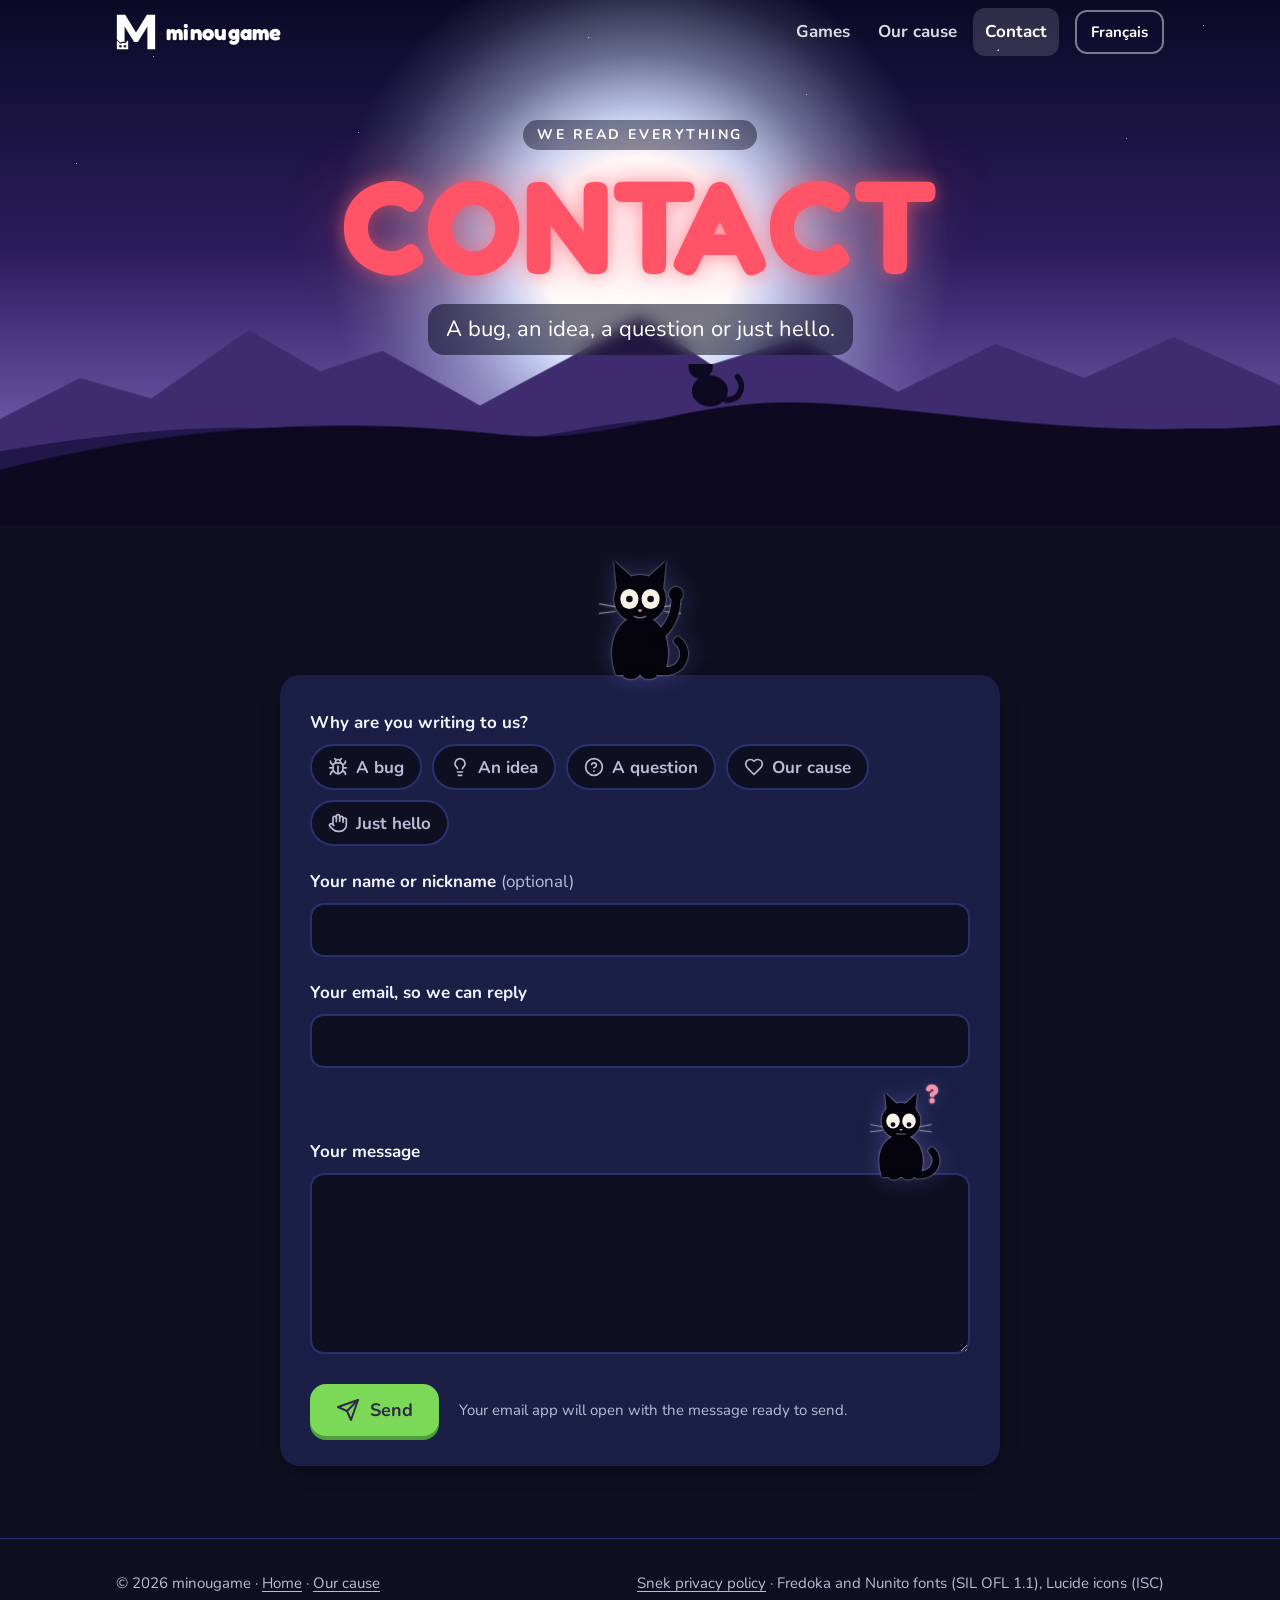
<file: contact/index.html>
<!doctype html>
<html lang="fr" data-lang="fr" data-title-en="Contact · minougame">
<head>
<meta charset="utf-8">
<meta name="viewport" content="width=device-width, initial-scale=1">
<title>Contact · minougame</title>
<script src="../assets/lang.js"></script>
<script src="../assets/contact.js" defer></script>
<meta name="description" content="Écrire à minougame : un bug, une idée, une question sur la cause ou juste un bonjour.">
<meta name="theme-color" content="#0A0A26">
<meta property="og:title" content="Contact · minougame">
<meta property="og:description" content="Un bug, une idée, une question ou juste un bonjour : écris à minougame.">
<meta property="og:image" content="https://theotari.github.io/assets/snek/feature-graphic.jpg">
<link rel="icon" href="../assets/favicon.png">
<link rel="preload" href="../assets/fonts/Fredoka-Bold.ttf" as="font" type="font/ttf" crossorigin>
<link rel="stylesheet" href="../assets/site.css">
</head>
<body>
<a class="skip" href="#main"><span lang="fr">Aller au contenu</span><span lang="en">Skip to content</span></a>

<header class="topbar over">
  <div class="wrap">
    <a class="logo" href="../"><svg class="logo-mark" viewBox="240 265 520 470" aria-hidden="true"><path class="lm" d="M250 275 L359 275 L500 506 L642 275 L750 275 L750 725 L649 725 L649 429 L524 629 L476 629 L351 429 L351 630 C333 624 311 628 293 638 L258 600 C255 597 252 597 250 599 Z"/><path class="lm" d="M250 725 L250 620 C250 612 252 609 255 611 L293 652 C314 644 336 642 357 646 L389 614 C394 610 397 613 398 621 L398 725 Z"/><circle class="le" cx="296" cy="686" r="16.5"/><circle class="lh" cx="292" cy="682" r="5"/><circle class="le" cx="355" cy="686" r="16.5"/><circle class="lh" cx="351" cy="682" r="5"/></svg><span class="logo-text">minougame</span></a>
    <nav class="topnav" aria-label="Menu">
      <a href="../#jeux"><span lang="fr">Jeux</span><span lang="en">Games</span></a>
      <a href="../cause/"><span lang="fr">La cause</span><span lang="en">Our cause</span></a>
      <a href="./" aria-current="page">Contact</a>
    </nav>
    <button class="langbtn" type="button"><span lang="fr"><span class="l-long">English</span><span class="l-short">EN</span></span><span lang="en"><span class="l-long">Français</span><span class="l-short">FR</span></span></button>
  </div>
</header>

<main id="main">
  <section class="scene page-hero">
    <div class="sky"></div>
    <div class="stars"></div>
    <div class="sun" aria-hidden="true"></div>
    <svg class="hills hills-back" viewBox="0 0 1440 400" preserveAspectRatio="none" aria-hidden="true"><path d="M0 240 L90 180 L170 210 L280 110 L360 170 L430 140 L540 220 L640 150 L720 90 L800 160 L900 120 L1010 200 L1120 130 L1220 180 L1320 120 L1440 190 V400 H0Z"/></svg>
    <svg class="hills hills-mid" viewBox="0 0 1440 400" preserveAspectRatio="none" aria-hidden="true"><path d="M0 250 C180 200 300 190 440 230 C580 270 660 170 820 190 C980 210 1080 260 1240 220 C1340 195 1400 210 1440 220 V400 H0Z"/></svg>
    <svg class="hills hills-front" viewBox="0 0 1440 400" preserveAspectRatio="xMidYMax slice" aria-hidden="true">
      <path d="M0 330 C200 280 380 270 560 290 C680 303 740 262 860 255 C1000 248 1180 300 1440 280 V400 H0Z"/>
      <g transform="translate(770 194) scale(1.3)">
        <ellipse cx="22" cy="36" rx="15" ry="13"/><circle cx="14" cy="15" r="10"/>
        <path d="M6 9 L6 -3 L13 6Z"/><path d="M15 6 L22 -3 L22 9Z"/>
        <path d="M36 44 C50 44 52 30 46 24" fill="none" stroke-width="5" stroke-linecap="round"/>
      </g>
    </svg>
    <div class="wrap">
      <p class="kicker"><span lang="fr">On lit tout</span><span lang="en">We read everything</span></p>
      <h1 class="mega">Contact</h1>
      <p class="sub" lang="fr">Un bug, une idée, une question ou juste un bonjour.</p>
      <p class="sub" lang="en">A bug, an idea, a question or just hello.</p>
    </div>
  </section>

  <div class="wrap">
    <div class="contact-wrap">
      <div class="form-card">
        <!-- Le chat du haut change selon la raison choisie. -->
        <div class="reason-art" aria-hidden="true">
          <!-- coucou : chat qui fait signe -->
          <svg class="cat-svg is-shown" data-reason="coucou" viewBox="0 0 220 130">
            <path class="cs tail from-tl" stroke-width="8" d="M132 124 C154 126 160 104 148 94"/>
            <path class="c" d="M86 128 C78 106 82 82 98 72 L122 72 C138 82 142 106 134 128 Z"/>
            <ellipse class="c" cx="110" cy="52" rx="25.9" ry="24"/><g class="eyes"><ellipse class="sclera" cx="99.4" cy="52" rx="9.1" ry="10.1"/><ellipse class="sclera" cx="120.6" cy="52" rx="9.1" ry="10.1"/><circle class="pupil" cx="99.4" cy="52" r="3.3"/><circle class="pupil" cx="120.6" cy="52" r="3.3"/></g><path class="nose" d="M107.6 62.6 h4.8 l-2.4 2.9 z"/><path class="mouth" stroke-width="1.5" d="M104.3 69.3 q5.7 2.9 11.4 0"/><path class="wh" stroke-width="1.2" d="M85.1 59.7 l-15.6 -2.9 M85.1 64.5 l-15.6 1.9 M134.9 59.7 l15.6 -2.9 M134.9 64.5 l15.6 1.9"/>
            <path class="c" d="M87 44 L84 14 L104 32 Z"/><path class="c" d="M116 32 L136 14 L133 44 Z"/>
            
            <ellipse class="c" cx="101" cy="128" rx="8" ry="4"/><ellipse class="c" cx="119" cy="128" rx="8" ry="4"/>
            <g class="wave"><path class="cs" stroke-width="9" d="M128 90 C140 80 146 66 146 52"/><circle class="c" cx="146" cy="47" r="7"/></g>
          </svg>
          <!-- bug : chat assis, grands yeux ronds, qui louche sur le cafard posé sur sa tête -->
          <svg class="cat-svg" data-reason="bug" viewBox="0 0 220 130">
            <path class="cs tail from-tl" stroke-width="8" d="M134 124 C158 126 164 104 150 94"/>
            <path class="c" d="M84 128 C76 104 80 80 96 70 L124 70 C140 80 144 104 136 128 Z"/>
            <path class="c" d="M87 44 L84 14 L104 32 Z"/><path class="c" d="M116 32 L136 14 L133 44 Z"/>
            <ellipse class="c" cx="110" cy="52" rx="27" ry="25"/>
            <ellipse class="c" cx="101" cy="128" rx="8" ry="4"/><ellipse class="c" cx="119" cy="128" rx="8" ry="4"/>
            <g class="eyes">
              <ellipse class="sclera" cx="99" cy="52" rx="9.5" ry="10.5"/><ellipse class="sclera" cx="121" cy="52" rx="9.5" ry="10.5"/>
              <circle cx="102.5" cy="46" r="3.4" fill="#0B0B14"/><circle cx="117.5" cy="46" r="3.4" fill="#0B0B14"/>
            </g>
            <path class="nose" d="M107.5 63 h5 l-2.5 3 z"/>
            <path class="mouth" stroke-width="1.6" d="M104 70 q6 -3 12 0"/>
            <path class="wh" stroke-width="1.2" d="M84 60 l-16 -3 M84 65 l-16 2 M136 60 l16 -3 M136 65 l16 2"/>
            <path d="M139 38 q4 6 0 9 q-4 -3 0 -9 z" fill="#9FD3FF"/>
            <g class="roach">
              <path d="M104 26 l-4 -5 M110 25 v-6 M116 26 l4 -5 M104 32 l-4 4 M116 32 l4 4 M98 28 c-4 -5 -8 -6 -11 -4 M98 30 c-5 0 -8 3 -9 6" fill="none" stroke="#4A2510" stroke-width="1.6" stroke-linecap="round"/>
              <ellipse cx="110" cy="29" rx="9" ry="5.2" fill="#6B3B1F"/><path d="M110 24 v10" stroke="#4A2510" stroke-width="1" opacity=".6"/>
              <circle cx="100" cy="29" r="3.3" fill="#4A2510"/>
            </g>
          </svg>
          <!-- idée : chat et ampoule -->
          <svg class="cat-svg" data-reason="idee" viewBox="0 0 220 130">
            <path class="cs tail from-tl" stroke-width="8" d="M132 124 C154 126 160 104 148 94"/>
            <path class="c" d="M86 128 C78 106 82 82 98 72 L122 72 C138 82 142 106 134 128 Z"/>
            <ellipse class="c" cx="110" cy="52" rx="25.9" ry="24"/><g class="eyes"><ellipse class="sclera" cx="99.4" cy="52" rx="9.1" ry="10.1"/><ellipse class="sclera" cx="120.6" cy="52" rx="9.1" ry="10.1"/><circle class="pupil" cx="102.2" cy="47.9" r="3.3"/><circle class="pupil" cx="123.5" cy="47.9" r="3.3"/></g><path class="nose" d="M107.6 62.6 h4.8 l-2.4 2.9 z"/><path class="mouth" stroke-width="1.5" d="M104.3 69.3 q5.7 2.9 11.4 0"/><path class="wh" stroke-width="1.2" d="M85.1 59.7 l-15.6 -2.9 M85.1 64.5 l-15.6 1.9 M134.9 59.7 l15.6 -2.9 M134.9 64.5 l15.6 1.9"/>
            <path class="c" d="M87 44 L84 14 L104 32 Z"/><path class="c" d="M116 32 L136 14 L133 44 Z"/>
            
            <ellipse class="c" cx="101" cy="128" rx="8" ry="4"/><ellipse class="c" cx="119" cy="128" rx="8" ry="4"/>
            <circle class="bulb-glow" cx="156" cy="22" r="20" fill="#F2D54B" opacity=".35"/>
            <circle cx="156" cy="20" r="10" fill="#F2D54B"/><rect x="151" y="29" width="10" height="7" rx="2" fill="#8C8AA3"/>
            <path d="M156 2 v-2 M140 8 l-3 -3 M172 8 l3 -3 M136 22 h-4 M176 22 h4" stroke="#F2D54B" stroke-width="2.5" stroke-linecap="round"/>
          </svg>
          <!-- question : chat qui penche la tête -->
          <svg class="cat-svg" data-reason="question" viewBox="0 0 220 130">
            <path class="cs tail from-tl" stroke-width="8" d="M132 124 C154 126 160 104 148 94"/>
            <path class="c" d="M86 128 C78 106 82 82 98 72 L122 72 C138 82 142 106 134 128 Z"/>
            <g transform="rotate(-16 110 60)">
              <ellipse class="c" cx="110" cy="52" rx="25.9" ry="24"/><g class="eyes"><ellipse class="sclera" cx="99.4" cy="52" rx="9.1" ry="10.1"/><ellipse class="sclera" cx="120.6" cy="52" rx="9.1" ry="10.1"/><circle class="pupil" cx="99.4" cy="52" r="3.3"/><circle class="pupil" cx="120.6" cy="52" r="3.3"/></g><path class="nose" d="M107.6 62.6 h4.8 l-2.4 2.9 z"/><path class="mouth" stroke-width="1.5" d="M104.3 69.3 q5.7 0 11.4 0"/><path class="wh" stroke-width="1.2" d="M85.1 59.7 l-15.6 -2.9 M85.1 64.5 l-15.6 1.9 M134.9 59.7 l15.6 -2.9 M134.9 64.5 l15.6 1.9"/>
              <path class="c" d="M87 44 L84 14 L104 32 Z"/><path class="c" d="M116 32 L136 14 L133 44 Z"/>
              
            </g>
            <ellipse class="c" cx="101" cy="128" rx="8" ry="4"/><ellipse class="c" cx="119" cy="128" rx="8" ry="4"/>
            <text x="146" y="34" font-family="Fredoka, sans-serif" font-weight="700" font-size="34" fill="var(--link)" class="beat">?</text>
          </svg>
          <!-- la cause : chat, cœur et gamelle -->
          <svg class="cat-svg" data-reason="cause" viewBox="0 0 220 130">
            <path class="cs tail from-tl" stroke-width="8" d="M86 124 C64 126 58 104 70 94"/>
            <path class="c" d="M86 128 C78 106 82 82 98 72 L122 72 C138 82 142 106 134 128 Z"/>
            <ellipse class="c" cx="110" cy="52" rx="25.9" ry="24"/><g class="eyes"><ellipse class="sclera" cx="99.4" cy="52" rx="9.1" ry="10.1"/><ellipse class="sclera" cx="120.6" cy="52" rx="9.1" ry="10.1"/><circle class="pupil" cx="102.6" cy="48.2" r="3.3"/><circle class="pupil" cx="123.8" cy="48.2" r="3.3"/></g><path class="nose" d="M107.6 62.6 h4.8 l-2.4 2.9 z"/><path class="mouth" stroke-width="1.5" d="M104.3 69.3 q5.7 2.9 11.4 0"/><path class="wh" stroke-width="1.2" d="M85.1 59.7 l-15.6 -2.9 M85.1 64.5 l-15.6 1.9 M134.9 59.7 l15.6 -2.9 M134.9 64.5 l15.6 1.9"/>
            <path class="c" d="M87 44 L84 14 L104 32 Z"/><path class="c" d="M116 32 L136 14 L133 44 Z"/>
            
            <ellipse class="c" cx="101" cy="128" rx="8" ry="4"/><ellipse class="c" cx="119" cy="128" rx="8" ry="4"/>
            <path class="beat" fill="#FF6B8A" d="M156 18 c-4 -8 -16 -6 -16 3 c0 7 9 12 16 18 c7 -6 16 -11 16 -18 c0 -9 -12 -11 -16 -3z"/>
            <circle cx="152" cy="113" r="3" fill="#B07A3E"/><circle cx="160" cy="111" r="3" fill="#B07A3E"/><circle cx="168" cy="113" r="3" fill="#B07A3E"/>
            <path d="M142 116 h36 l-5 12 h-26 z" fill="var(--yarn)"/>
          </svg>
        </div>

        <form id="contact-form" novalidate>
          <fieldset class="field" aria-describedby="err-reason">
            <legend><span lang="fr">Pourquoi tu nous écris ?</span><span lang="en">Why are you writing to us?</span></legend>
            <div class="reasons">
              <input type="radio" name="reason" id="r-bug" value="bug">
              <label for="r-bug"><svg class="icon" viewBox="0 0 24 24" aria-hidden="true"><path d="m8 2 1.88 1.88"/><path d="M14.12 3.88 16 2"/><path d="M9 7.13v-1a3.003 3.003 0 1 1 6 0v1"/><path d="M12 20c-3.3 0-6-2.7-6-6v-3a4 4 0 0 1 4-4h4a4 4 0 0 1 4 4v3c0 3.3-2.7 6-6 6"/><path d="M12 20v-9"/><path d="M6.53 9C4.6 8.8 3 7.1 3 5"/><path d="M6 13H2"/><path d="M3 21c0-2.1 1.7-3.9 3.8-4"/><path d="M20.97 5c0 2.1-1.6 3.8-3.5 4"/><path d="M22 13h-4"/><path d="M17.2 17c2.1.1 3.8 1.9 3.8 4"/></svg><span lang="fr">Un bug</span><span lang="en">A bug</span></label>
              <input type="radio" name="reason" id="r-idee" value="idee">
              <label for="r-idee"><svg class="icon" viewBox="0 0 24 24" aria-hidden="true"><path d="M15 14c.2-1 .7-1.7 1.5-2.5 1-.9 1.5-2.2 1.5-3.5A6 6 0 0 0 6 8c0 1 .2 2.2 1.5 3.5.7.7 1.3 1.5 1.5 2.5"/><path d="M9 18h6"/><path d="M10 22h4"/></svg><span lang="fr">Une idée</span><span lang="en">An idea</span></label>
              <input type="radio" name="reason" id="r-question" value="question">
              <label for="r-question"><svg class="icon" viewBox="0 0 24 24" aria-hidden="true"><circle cx="12" cy="12" r="10"/><path d="M9.09 9a3 3 0 0 1 5.83 1c0 2-3 3-3 3"/><path d="M12 17h.01"/></svg><span lang="fr">Une question</span><span lang="en">A question</span></label>
              <input type="radio" name="reason" id="r-cause" value="cause">
              <label for="r-cause"><svg class="icon" viewBox="0 0 24 24" aria-hidden="true"><path d="M19 14c1.49-1.46 3-3.21 3-5.5A5.5 5.5 0 0 0 16.5 3c-1.76 0-3 .5-4.5 2-1.5-1.5-2.74-2-4.5-2A5.5 5.5 0 0 0 2 8.5c0 2.3 1.5 4.05 3 5.5l7 7Z"/></svg><span lang="fr">La cause</span><span lang="en">Our cause</span></label>
              <input type="radio" name="reason" id="r-coucou" value="coucou">
              <label for="r-coucou"><svg class="icon" viewBox="0 0 24 24" aria-hidden="true"><path d="M18 11V6a2 2 0 0 0-2-2a2 2 0 0 0-2 2"/><path d="M14 10V4a2 2 0 0 0-2-2a2 2 0 0 0-2 2v2"/><path d="M10 10.5V6a2 2 0 0 0-2-2a2 2 0 0 0-2 2v8"/><path d="M18 8a2 2 0 1 1 4 0v6a8 8 0 0 1-8 8h-2c-2.8 0-4.5-.86-5.99-2.34l-3.6-3.6a2 2 0 0 1 2.83-2.82L7 15"/></svg><span lang="fr">Juste coucou</span><span lang="en">Just hello</span></label>
            </div>
            <p class="error" id="err-reason" role="alert"></p>
          </fieldset>

          <div class="field" id="f-game-wrap" hidden>
            <label for="f-game"><span lang="fr">Ça concerne</span><span lang="en">It’s about</span></label>
            <select id="f-game" name="game">
              <option value="Snek">Snek</option>
              <option value="site" data-fr="Le site" data-en="The website">Le site</option>
              <option value="autre" data-fr="Autre chose" data-en="Something else">Autre chose</option>
            </select>
          </div>

          <div class="field" id="f-device-wrap" hidden>
            <label for="f-device"><span lang="fr">Ton téléphone</span><span lang="en">Your phone</span> <span class="opt" lang="fr">(facultatif)</span><span class="opt" lang="en">(optional)</span></label>
            <input type="text" id="f-device" name="device" autocomplete="off" aria-describedby="hint-device">
            <p class="hint" id="hint-device"><span lang="fr">Par exemple : Pixel 8, Android 15. Ça nous aide à reproduire le bug.</span><span lang="en">For example: Pixel 8, Android 15. It helps us reproduce the bug.</span></p>
          </div>

          <div class="field">
            <label for="f-name"><span lang="fr">Ton prénom ou pseudo</span><span lang="en">Your name or nickname</span> <span class="opt" lang="fr">(facultatif)</span><span class="opt" lang="en">(optional)</span></label>
            <input type="text" id="f-name" name="pseudo" autocomplete="nickname">
          </div>

          <div class="field">
            <label for="f-email"><span lang="fr">Ton e-mail, pour te répondre</span><span lang="en">Your email, so we can reply</span></label>
            <input type="email" id="f-email" name="email" autocomplete="email" inputmode="email" required aria-describedby="err-email">
            <p class="error" id="err-email"></p>
          </div>

          <div class="field msg-field">
            <label for="f-message"><span lang="fr">Ton message</span><span lang="en">Your message</span></label>
            <div class="ta-wrap">
              <!-- chat curieux assis sur le champ -->
              <svg class="cat-svg cat-curious" viewBox="0 0 96 92" aria-hidden="true">
                <path class="cs tail from-tl" stroke-width="7" d="M66 90 C84 90 88 74 80 66"/>
                <path class="c" d="M30 92 C24 74 28 58 40 52 L58 52 C70 58 74 74 68 92 Z"/>
                <g class="head">
                  <ellipse class="c" cx="49" cy="36" rx="19.4" ry="18"/><g class="eyes"><ellipse class="sclera" cx="41" cy="36" rx="6.8" ry="7.6"/><ellipse class="sclera" cx="57" cy="36" rx="6.8" ry="7.6"/><circle class="pupil" cx="41" cy="39.6" r="2.4"/><circle class="pupil" cx="57" cy="39.6" r="2.4"/></g><path class="nose" d="M47.2 43.9 h3.6 l-1.8 2.2 z"/><path class="mouth" stroke-width="1.2" d="M44.7 49 q4.3 0 8.6 0"/><path class="wh" stroke-width="1" d="M30.3 41.8 l-11.7 -2.2 M30.3 45.4 l-11.7 1.4 M67.7 41.8 l11.7 -2.2 M67.7 45.4 l11.7 1.4"/>
                  <path class="c" d="M35 28 L33 8 L46 20 Z"/><path class="c" d="M52 20 L65 8 L63 28 Z"/>
                  
                </g>
                <ellipse class="c" cx="42" cy="91" rx="6" ry="3.5"/><ellipse class="c" cx="56" cy="91" rx="6" ry="3.5"/>
                <text class="qmark" x="74" y="18">?</text>
              </svg>
              <textarea id="f-message" name="message" rows="6" required minlength="10" aria-describedby="err-message"></textarea>
            </div>
            <p class="error" id="err-message"></p>
          </div>

          <div class="hp" aria-hidden="true">
            <label for="f-hp">Ne pas remplir</label>
            <input type="text" id="f-hp" name="_gotcha" tabindex="-1" autocomplete="off">
          </div>

          <div class="form-actions">
            <button class="btn btn-primary" type="submit">
              <svg class="icon" viewBox="0 0 24 24" aria-hidden="true"><path d="m22 2-7 20-4-9-9-4Z"/><path d="M22 2 11 13"/></svg>
              <span lang="fr">Envoyer</span><span lang="en">Send</span>
            </button>
            <p class="muted" id="send-note"><span lang="fr">Ton application e-mail s’ouvrira avec le message prêt à partir.</span><span lang="en">Your email app will open with the message ready to send.</span></p>
          </div>
        </form>

        <div class="form-done" role="status">
          <h2 tabindex="-1"><span lang="fr">Merci !</span><span lang="en">Thank you!</span></h2>
          <p class="muted" lang="fr">Ton application e-mail s’est ouverte avec ton message : il ne reste qu’à appuyer sur Envoyer. Rien ne s’est ouvert ? Écris directement à <a href="mailto:minougame.dev@gmail.com">minougame.dev@gmail.com</a>.</p>
          <p class="muted" lang="en">Your email app opened with your message: just press Send. Nothing opened? Write directly to <a href="mailto:minougame.dev@gmail.com">minougame.dev@gmail.com</a>.</p>
          <button class="btn btn-primary" type="button" id="again"><span lang="fr">Écrire un autre message</span><span lang="en">Write another message</span></button>
        </div>
      </div>
    </div>
  </div>
</main>

<footer>
  <div class="wrap">
    <span>© 2026 minougame · <a href="../"><span lang="fr">Accueil</span><span lang="en">Home</span></a> · <a href="../cause/"><span lang="fr">La cause</span><span lang="en">Our cause</span></a></span>
    <span>
      <a href="../privacy.html" lang="fr">Confidentialité de Snek</a><a href="../privacy.html#en" lang="en">Snek privacy policy</a>
      · <span lang="fr">Polices Fredoka et Nunito (SIL OFL 1.1), icônes Lucide (ISC)</span><span lang="en">Fredoka and Nunito fonts (SIL OFL 1.1), Lucide icons (ISC)</span>
    </span>
  </div>
</footer>
</body>
</html>
</file>
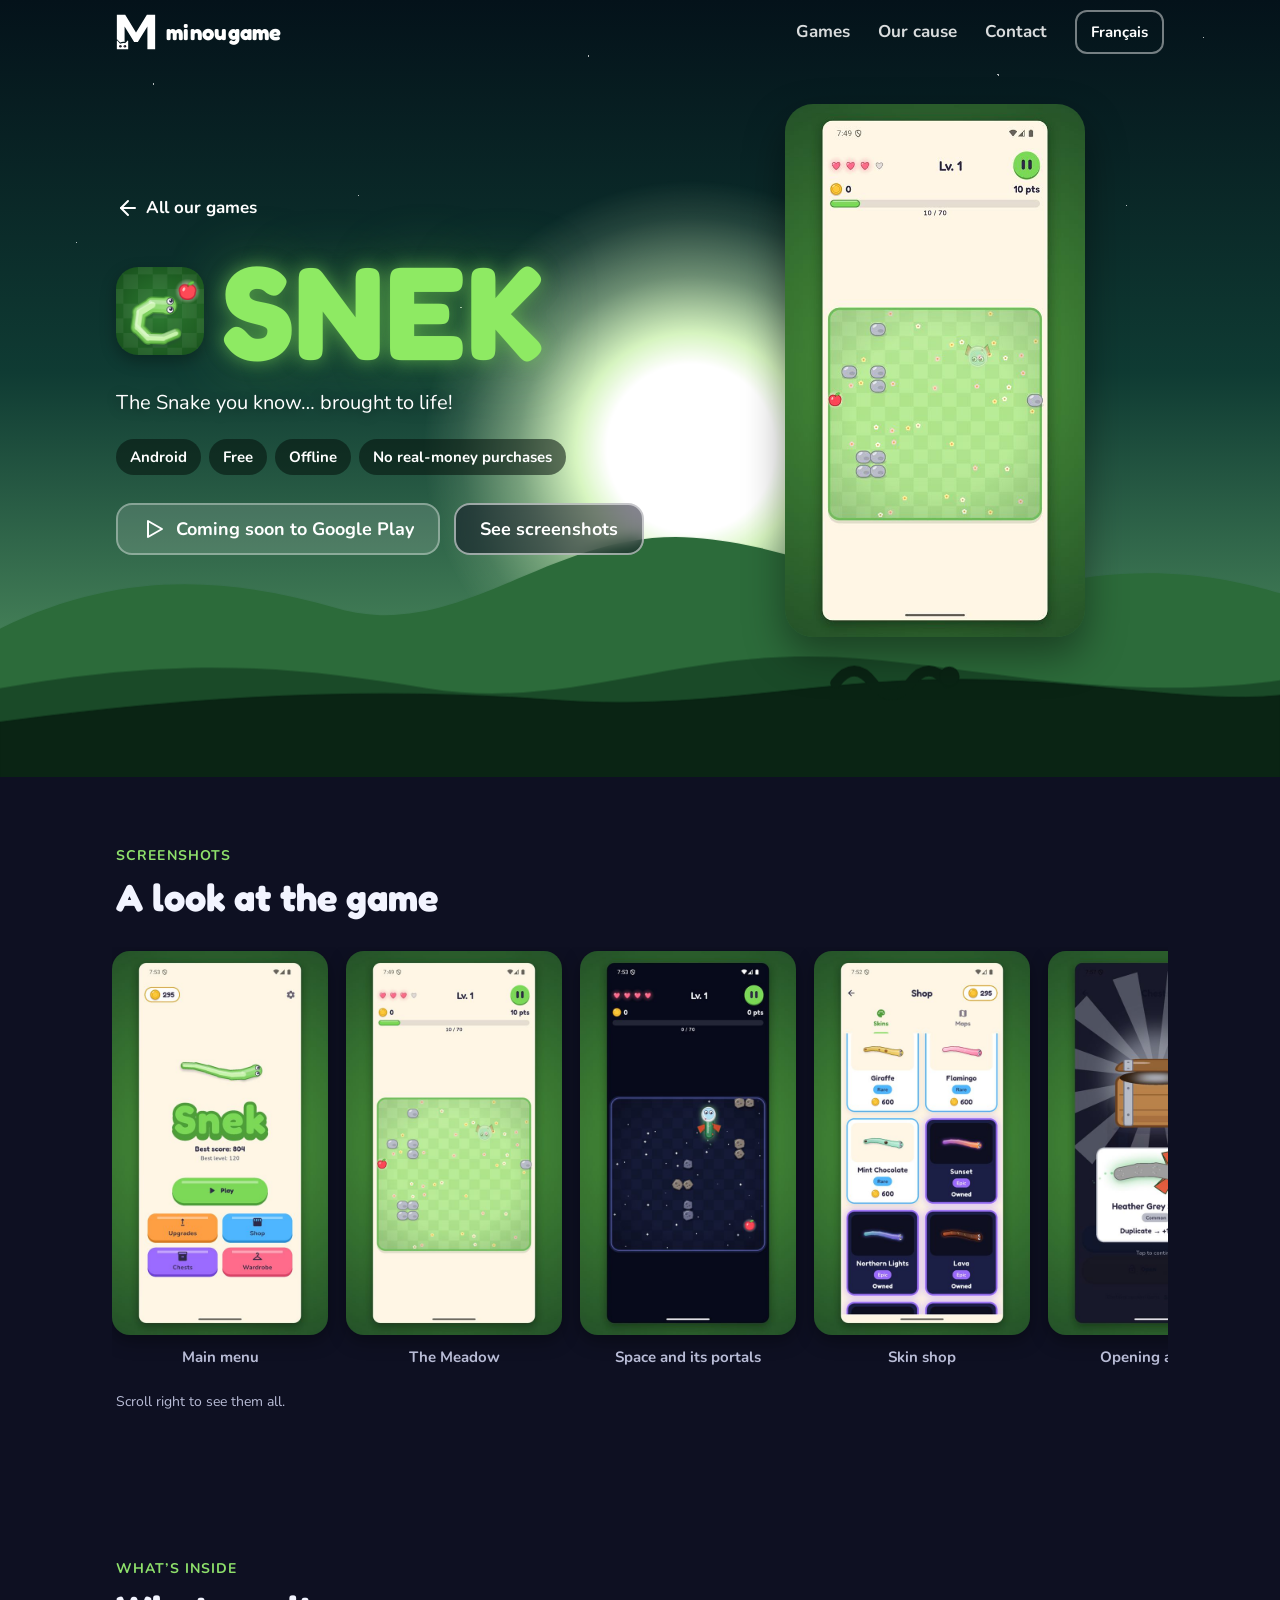
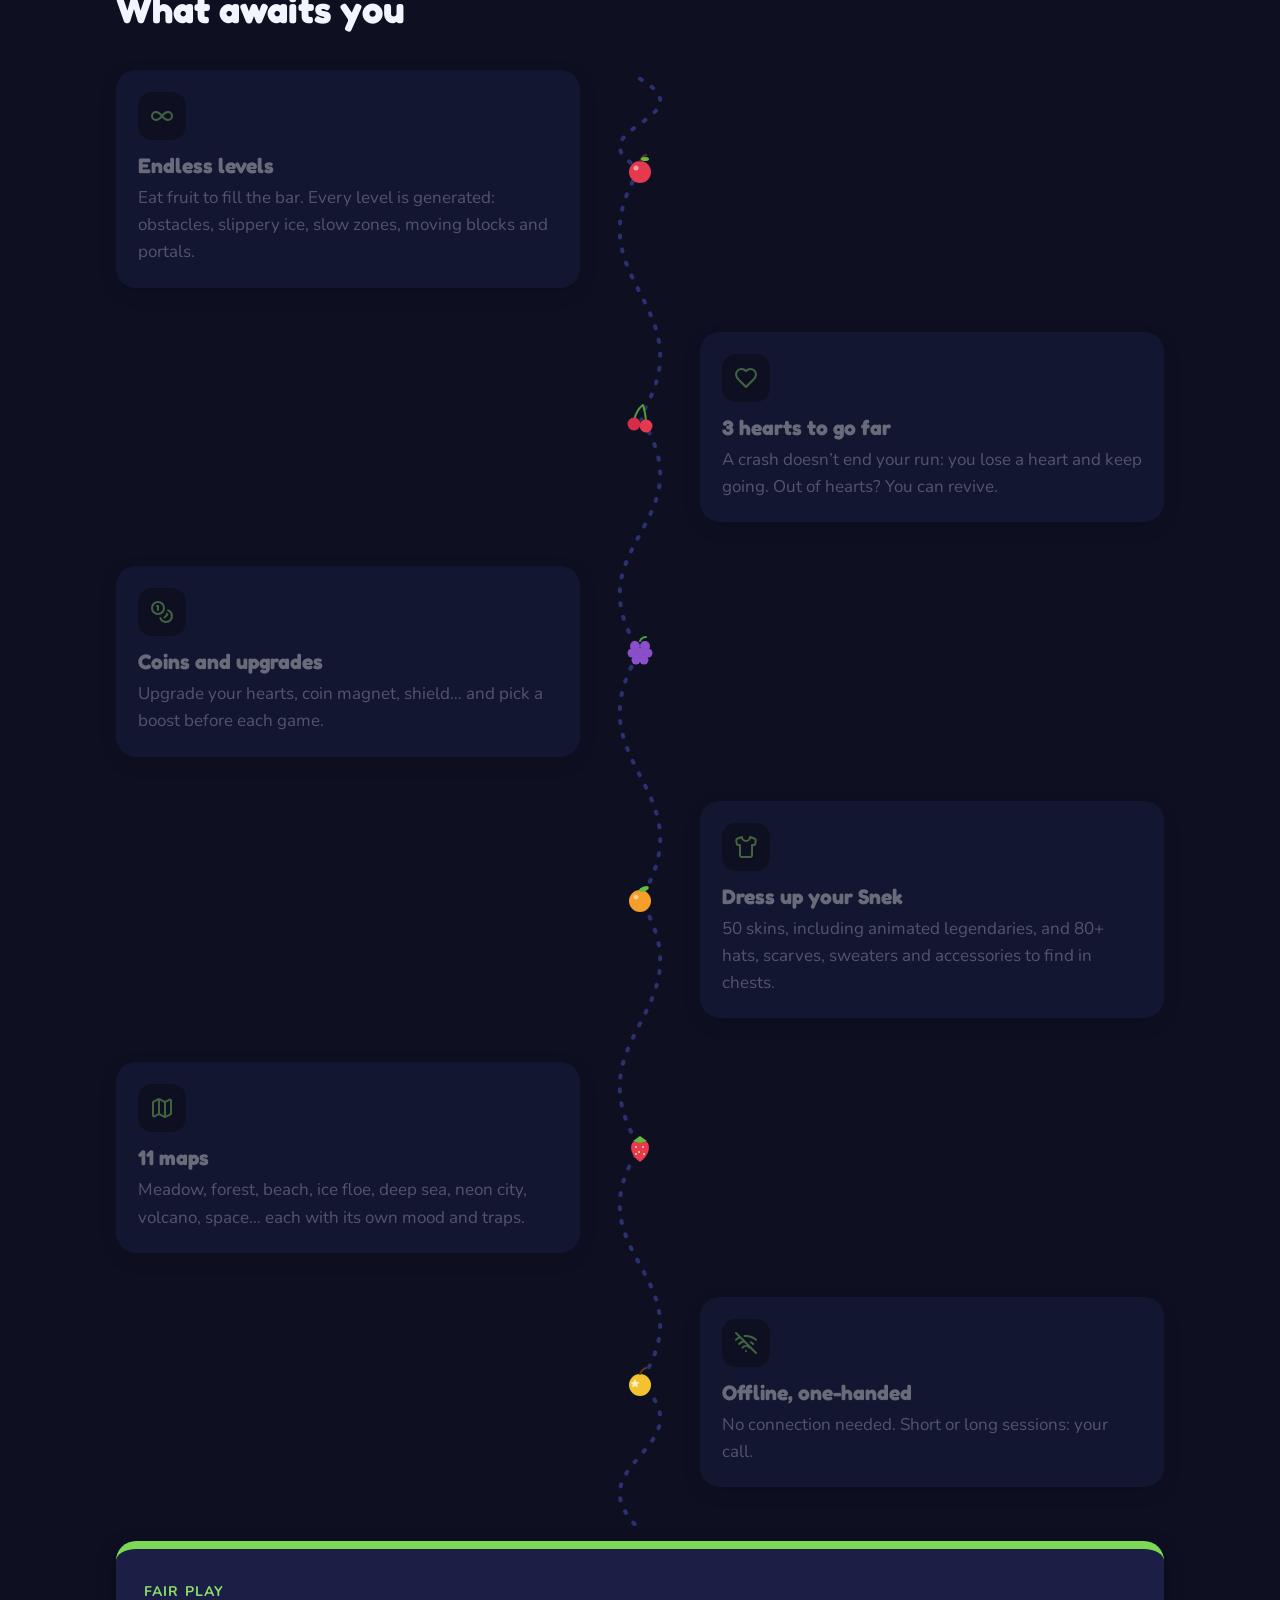
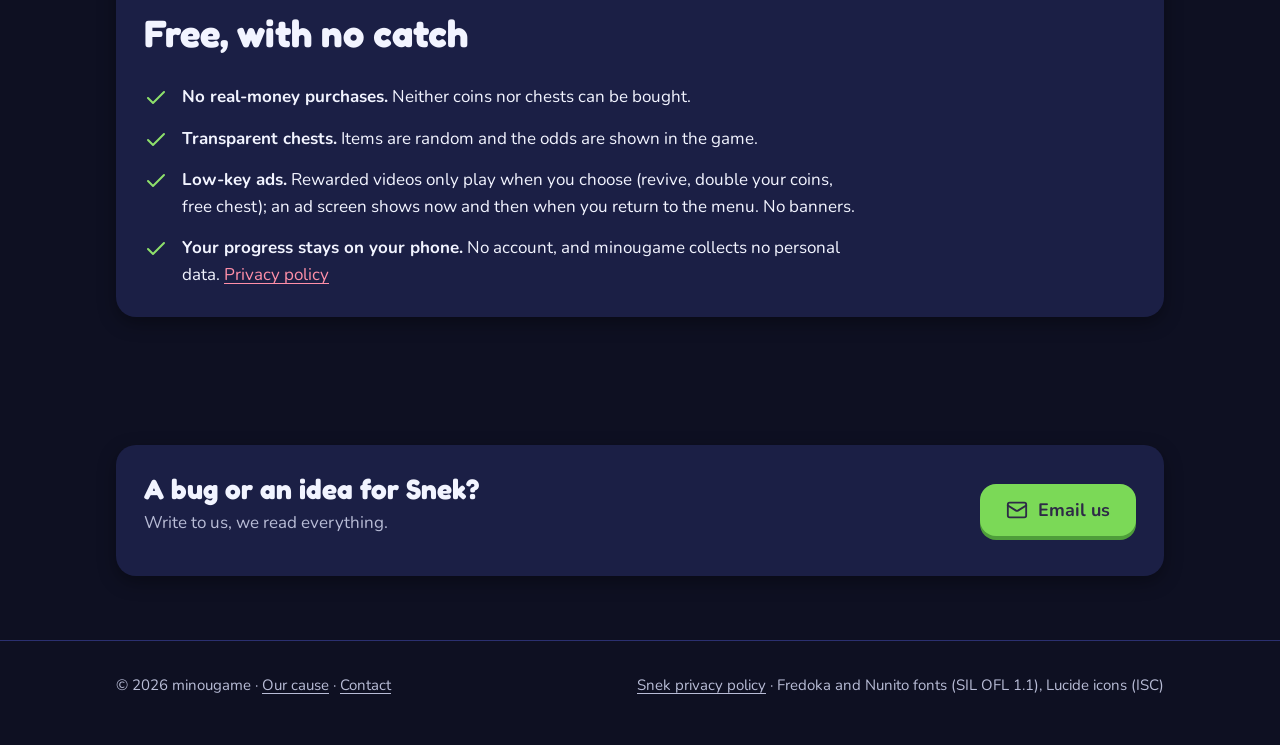
<file: snek/index.html>
<!doctype html>
<html lang="fr" data-lang="fr" data-title-en="Snek — Snake reimagined · minougame">
<head>
<meta charset="utf-8">
<meta name="viewport" content="width=device-width, initial-scale=1">
<title>Snek — le Snake revisité · minougame</title>
<script src="../assets/lang.js"></script>
<meta name="description" content="Snek, le Snake revisité : niveaux générés à l’infini, 50 skins, plus de 80 accessoires, 11 maps et des coffres. Gratuit, hors ligne, sans achat en argent réel.">
<meta name="theme-color" content="#2E6B2A">
<meta property="og:title" content="Snek — minougame">
<meta property="og:description" content="Le Snake revisité. Snake reimagined.">
<meta property="og:image" content="https://theotari.github.io/assets/snek/feature-graphic.jpg">
<link rel="icon" href="../assets/favicon.png">
<link rel="preload" href="../assets/fonts/Fredoka-Bold.ttf" as="font" type="font/ttf" crossorigin>
<link rel="stylesheet" href="../assets/site.css">
<script src="../assets/trail.js" defer></script>
</head>
<body>
<a class="skip" href="#main"><span lang="fr">Aller au contenu</span><span lang="en">Skip to content</span></a>

<header class="topbar over">
  <div class="wrap">
    <a class="logo" href="../"><svg class="logo-mark" viewBox="240 265 520 470" aria-hidden="true"><path class="lm" d="M250 275 L359 275 L500 506 L642 275 L750 275 L750 725 L649 725 L649 429 L524 629 L476 629 L351 429 L351 630 C333 624 311 628 293 638 L258 600 C255 597 252 597 250 599 Z"/><path class="lm" d="M250 725 L250 620 C250 612 252 609 255 611 L293 652 C314 644 336 642 357 646 L389 614 C394 610 397 613 398 621 L398 725 Z"/><circle class="le" cx="296" cy="686" r="16.5"/><circle class="lh" cx="292" cy="682" r="5"/><circle class="le" cx="355" cy="686" r="16.5"/><circle class="lh" cx="351" cy="682" r="5"/></svg><span class="logo-text">minougame</span></a>
    <nav class="topnav" aria-label="Menu">
      <a href="../#jeux"><span lang="fr">Jeux</span><span lang="en">Games</span></a>
      <a href="../cause/"><span lang="fr">La cause</span><span lang="en">Our cause</span></a>
      <a href="../contact/">Contact</a>
    </nav>
    <button class="langbtn" type="button"><span lang="fr"><span class="l-long">English</span><span class="l-short">EN</span></span><span lang="en"><span class="l-long">Français</span><span class="l-short">FR</span></span></button>
  </div>
</header>

<main id="main">
  <section class="game-hero scene">
    <div class="sky"></div>
    <div class="stars"></div>
    <div class="sun" aria-hidden="true"></div>
    <svg class="hills hills-back" viewBox="0 0 1440 400" preserveAspectRatio="none" aria-hidden="true"><path d="M0 250 C140 190 260 200 380 230 C520 265 620 150 780 160 C930 170 1020 240 1160 210 C1290 182 1380 200 1440 215 V400 H0Z"/></svg>
    <svg class="hills hills-mid" viewBox="0 0 1440 400" preserveAspectRatio="none" aria-hidden="true"><path d="M0 280 C200 240 320 250 480 280 C640 310 760 230 940 240 C1100 250 1240 300 1440 270 V400 H0Z"/></svg>
    <svg class="hills hills-front" viewBox="0 0 1440 400" preserveAspectRatio="xMidYMax slice" aria-hidden="true">
      <path d="M0 330 C220 300 420 290 620 305 C780 318 900 285 1060 282 C1220 280 1340 310 1440 300 V400 H0Z"/>
      <!-- Snek qui ondule sur la crête -->
      <path d="M940 286 c14 -18 28 -18 42 0 s28 18 42 0 s28 -18 42 0" fill="none" stroke-width="12" stroke-linecap="round"/>
      <circle cx="1068" cy="279" r="11"/>
    </svg>
    <div class="wrap">
      <div>
        <a class="back" href="../#jeux">
          <svg class="icon" viewBox="0 0 24 24" aria-hidden="true"><path d="m12 19-7-7 7-7"/><path d="M19 12H5"/></svg>
          <span lang="fr">Tous nos jeux</span><span lang="en">All our games</span>
        </a>
        <div class="title-row">
          <img src="../assets/snek/icon-192.png" width="88" height="88" alt="">
          <h1 class="mega">Snek</h1>
        </div>
        <p class="lead" lang="fr">Le Snake que tu connais… en beaucoup plus vivant !</p>
        <p class="lead" lang="en">The Snake you know… brought to life!</p>
        <ul class="hero-chips">
          <li>Android</li>
          <li><span lang="fr">Gratuit</span><span lang="en">Free</span></li>
          <li><span lang="fr">Hors ligne</span><span lang="en">Offline</span></li>
          <li><span lang="fr">Sans achat en argent réel</span><span lang="en">No real-money purchases</span></li>
        </ul>
        <div class="actions">
          <span class="btn btn-soon">
            <svg class="icon" viewBox="0 0 24 24" aria-hidden="true"><path d="M6 4v16l14-8z"/></svg>
            <span lang="fr">Bientôt sur Google Play</span><span lang="en">Coming soon to Google Play</span>
          </span>
          <a class="btn btn-ghost" href="#captures"><span lang="fr">Voir les captures</span><span lang="en">See screenshots</span></a>
        </div>
      </div>
      <img class="phone" lang="fr" src="../assets/snek/fr-2-jeu.jpg" width="540" height="960" alt="Une partie de Snek dans la Prairie : cœurs, pièces et barre de niveau en haut, le serpent et une pomme sur le damier.">
      <img class="phone" lang="en" src="../assets/snek/en-2-game.jpg" width="540" height="960" loading="lazy" alt="A Snek game on the Meadow map: hearts, coins and level bar at the top, the snake and an apple on the board.">
    </div>
  </section>

  <section id="captures">
    <div class="wrap">
      <div class="section-head">
        <span class="eyebrow" lang="fr">Captures</span><span class="eyebrow" lang="en">Screenshots</span>
        <h2 lang="fr">Un coup d’œil au jeu</h2>
        <h2 lang="en">A look at the game</h2>
      </div>
      <ul class="shots" lang="fr" tabindex="0" aria-label="Captures d’écran de Snek (défilement horizontal)">
        <li><figure><img src="../assets/snek/fr-1-menu.jpg" width="540" height="960" loading="lazy" alt="Menu principal de Snek"><figcaption>Menu principal</figcaption></figure></li>
        <li><figure><img src="../assets/snek/fr-2-jeu.jpg" width="540" height="960" loading="lazy" alt="Une partie dans la Prairie"><figcaption>La Prairie</figcaption></figure></li>
        <li><figure><img src="../assets/snek/fr-3-espace.jpg" width="540" height="960" loading="lazy" alt="La map Espace, avec portails et blocs mobiles"><figcaption>L’Espace et ses portails</figcaption></figure></li>
        <li><figure><img src="../assets/snek/fr-4-boutique.jpg" width="540" height="960" loading="lazy" alt="La boutique des skins"><figcaption>Boutique des skins</figcaption></figure></li>
        <li><figure><img src="../assets/snek/fr-5-coffre.jpg" width="540" height="960" loading="lazy" alt="Ouverture d’un coffre"><figcaption>Ouverture d’un coffre</figcaption></figure></li>
        <li><figure><img src="../assets/snek/fr-6-garde-robe.jpg" width="540" height="960" loading="lazy" alt="La garde-robe du serpent"><figcaption>Garde-robe</figcaption></figure></li>
      </ul>
      <ul class="shots" lang="en" tabindex="0" aria-label="Snek screenshots (scroll horizontally)">
        <li><figure><img src="../assets/snek/en-1-menu.jpg" width="540" height="960" loading="lazy" alt="Snek main menu"><figcaption>Main menu</figcaption></figure></li>
        <li><figure><img src="../assets/snek/en-2-game.jpg" width="540" height="960" loading="lazy" alt="A game on the Meadow map"><figcaption>The Meadow</figcaption></figure></li>
        <li><figure><img src="../assets/snek/en-3-space.jpg" width="540" height="960" loading="lazy" alt="The Space map, with portals and moving blocks"><figcaption>Space and its portals</figcaption></figure></li>
        <li><figure><img src="../assets/snek/en-4-shop.jpg" width="540" height="960" loading="lazy" alt="The skin shop"><figcaption>Skin shop</figcaption></figure></li>
        <li><figure><img src="../assets/snek/en-5-chest.jpg" width="540" height="960" loading="lazy" alt="Opening a chest"><figcaption>Opening a chest</figcaption></figure></li>
        <li><figure><img src="../assets/snek/en-6-wardrobe.jpg" width="540" height="960" loading="lazy" alt="The snake’s wardrobe"><figcaption>Wardrobe</figcaption></figure></li>
      </ul>
      <p class="hint" lang="fr">Fais défiler vers la droite pour tout voir.</p>
      <p class="hint" lang="en">Scroll right to see them all.</p>
    </div>
  </section>

  <section class="trail" id="contenu">
    <div class="wrap">
      <div class="section-head">
        <span class="eyebrow" lang="fr">Contenu</span><span class="eyebrow" lang="en">What’s inside</span>
        <h2 lang="fr">Ce qui t’attend</h2>
        <h2 lang="en">What awaits you</h2>
      </div>
      <div class="trail-body">
        <svg class="trail-svg" aria-hidden="true">
          <path class="trail-track"/>
          <path class="snake-outline"/><path class="snake-body"/>
          <g class="snake-head">
            <circle class="hd" r="13"/>
            <circle class="ew" cx="4" cy="-6" r="4.6"/><circle class="ew" cx="4" cy="6" r="4.6"/>
            <circle class="ep" cx="5.6" cy="-6" r="2.3"/><circle class="ep" cx="5.6" cy="6" r="2.3"/>
            <path class="tongue" d="M13 0 h7 l3 -3 M20 0 l3 3"/>
            <path class="dizzy" d="M1.5 -9.5 l5.5 5.5 M7 -9.5 l-5.5 5.5 M1.5 2.5 l5.5 5.5 M7 2.5 l-5.5 5.5"/>
          </g>
          <g class="stars"><g>
            <path d="M0 -14 l2.4 5 5.4 .6 -4 3.7 1.1 5.4 -4.9 -2.7 -4.9 2.7 1.1 -5.4 -4 -3.7 5.4 -.6z" transform="translate(-22 0) scale(1)"/>
            <path d="M0 -14 l2.4 5 5.4 .6 -4 3.7 1.1 5.4 -4.9 -2.7 -4.9 2.7 1.1 -5.4 -4 -3.7 5.4 -.6z" transform="translate(22 2) scale(.9)"/>
            <path d="M0 -14 l2.4 5 5.4 .6 -4 3.7 1.1 5.4 -4.9 -2.7 -4.9 2.7 1.1 -5.4 -4 -3.7 5.4 -.6z" transform="translate(0 -16) scale(.75)"/>
          </g></g>
        </svg>
        <ol class="steps">
          <li class="step"><div class="card">
          <div class="feat-icon"><svg class="icon" viewBox="0 0 24 24" aria-hidden="true"><path d="M12 12c-2-2.67-4-4-6-4a4 4 0 1 0 0 8c2 0 4-1.33 6-4Zm0 0c2 2.67 4 4 6 4a4 4 0 0 0 0-8c-2 0-4 1.33-6 4Z"/></svg></div>
          <h3 lang="fr">Des niveaux à l’infini</h3><h3 lang="en">Endless levels</h3>
          <p lang="fr">Mange des fruits pour remplir la barre. Chaque niveau est généré : obstacles, glace qui fait glisser, zones lentes, blocs qui bougent et portails.</p>
          <p lang="en">Eat fruit to fill the bar. Every level is generated: obstacles, slippery ice, slow zones, moving blocks and portals.</p>
          </div><div class="dot" aria-hidden="true"><svg viewBox="0 0 34 34"><circle cx="17" cy="20" r="11" fill="#E53950"/><path d="M17 9 q2 -5 6 -6" stroke="#5B3A1E" stroke-width="2" fill="none" stroke-linecap="round"/><ellipse cx="22" cy="7" rx="4" ry="2" fill="#5FBF3F"/><circle cx="13" cy="16" r="2.5" fill="#fff" opacity=".5"/></svg></div></li>
          <li class="step"><div class="card">
          <div class="feat-icon"><svg class="icon" viewBox="0 0 24 24" aria-hidden="true"><path d="M19 14c1.49-1.46 3-3.21 3-5.5A5.5 5.5 0 0 0 16.5 3c-1.76 0-3 .5-4.5 2-1.5-1.5-2.74-2-4.5-2A5.5 5.5 0 0 0 2 8.5c0 2.3 1.5 4.05 3 5.5l7 7Z"/></svg></div>
          <h3 lang="fr">3 cœurs pour aller loin</h3><h3 lang="en">3 hearts to go far</h3>
          <p lang="fr">Un choc ne met pas fin à la partie : tu perds un cœur et tu repars. Plus de cœurs ? Tu peux revivre.</p>
          <p lang="en">A crash doesn’t end your run: you lose a heart and keep going. Out of hearts? You can revive.</p>
          </div><div class="dot" aria-hidden="true"><svg viewBox="0 0 34 34"><path d="M11 20 Q14 9 20 5 M23 21 Q22 11 20 5" stroke="#4E9E3A" stroke-width="2" fill="none" stroke-linecap="round"/><circle cx="11" cy="24" r="6.5" fill="#D62C4A"/><circle cx="23" cy="26" r="6.5" fill="#E53950"/></svg></div></li>
          <li class="step"><div class="card">
          <div class="feat-icon"><svg class="icon" viewBox="0 0 24 24" aria-hidden="true"><circle cx="8" cy="8" r="6"/><path d="M18.09 10.37A6 6 0 1 1 10.34 18"/><path d="M7 6h1v4"/><path d="m16.71 13.88.7.71-2.82 2.82"/></svg></div>
          <h3 lang="fr">Pièces et améliorations</h3><h3 lang="en">Coins and upgrades</h3>
          <p lang="fr">Améliore tes cœurs, ton aimant à pièces, ton bouclier… et choisis un boost avant chaque partie.</p>
          <p lang="en">Upgrade your hearts, coin magnet, shield… and pick a boost before each game.</p>
          </div><div class="dot" aria-hidden="true"><svg viewBox="0 0 34 34"><g fill="#8B4FC9"><circle cx="12" cy="12" r="5"/><circle cx="22" cy="12" r="5"/><circle cx="17" cy="19" r="5"/><circle cx="9" cy="19" r="4.5"/><circle cx="25" cy="19" r="4.5"/><circle cx="13" cy="26" r="4.5"/><circle cx="21" cy="26" r="4.5"/></g><path d="M17 7 q2 -4 6 -4" stroke="#4E9E3A" stroke-width="2" fill="none" stroke-linecap="round"/></svg></div></li>
          <li class="step"><div class="card">
          <div class="feat-icon"><svg class="icon" viewBox="0 0 24 24" aria-hidden="true"><path d="M20.38 3.46 16 2a4 4 0 0 1-8 0L3.62 3.46a2 2 0 0 0-1.34 2.23l.58 3.47a1 1 0 0 0 .99.84H6v10c0 1.1.9 2 2 2h8a2 2 0 0 0 2-2V10h2.15a1 1 0 0 0 .99-.84l.58-3.47a2 2 0 0 0-1.34-2.23z"/></svg></div>
          <h3 lang="fr">Habille ton Snek</h3><h3 lang="en">Dress up your Snek</h3>
          <p lang="fr">50 skins, dont des légendaires animés, et plus de 80 chapeaux, écharpes, pulls et accessoires à trouver dans les coffres.</p>
          <p lang="en">50 skins, including animated legendaries, and 80+ hats, scarves, sweaters and accessories to find in chests.</p>
          </div><div class="dot" aria-hidden="true"><svg viewBox="0 0 34 34"><circle cx="17" cy="19" r="11" fill="#F59E2A"/><ellipse cx="21" cy="7" rx="5" ry="2.4" fill="#5FBF3F" transform="rotate(-20 21 7)"/><circle cx="13" cy="15" r="2.5" fill="#fff" opacity=".45"/></svg></div></li>
          <li class="step"><div class="card">
          <div class="feat-icon"><svg class="icon" viewBox="0 0 24 24" aria-hidden="true"><path d="M14.106 5.553a2 2 0 0 0 1.788 0l3.659-1.83A1 1 0 0 1 21 4.619v12.764a1 1 0 0 1-.553.894l-4.553 2.277a2 2 0 0 1-1.788 0l-4.212-2.106a2 2 0 0 0-1.788 0l-3.659 1.83A1 1 0 0 1 3 19.381V6.618a1 1 0 0 1 .553-.894l4.553-2.277a2 2 0 0 1 1.788 0z"/><path d="M15 5.764v15"/><path d="M9 3.236v15"/></svg></div>
          <h3 lang="fr">11 maps</h3><h3 lang="en">11 maps</h3>
          <p lang="fr">Prairie, forêt, plage, banquise, fonds marins, ville néon, volcan, espace… chacune avec son ambiance et ses pièges.</p>
          <p lang="en">Meadow, forest, beach, ice floe, deep sea, neon city, volcano, space… each with its own mood and traps.</p>
          </div><div class="dot" aria-hidden="true"><svg viewBox="0 0 34 34"><path d="M17 31 C8 25 6 15 10 11 C13 9 21 9 24 11 C28 15 26 25 17 31Z" fill="#E8394F"/><path d="M10 10 l7 -5 l7 5 l-7 2z" fill="#5FBF3F"/><g fill="#FFE08A"><circle cx="13" cy="16" r="1"/><circle cx="20" cy="16" r="1"/><circle cx="16" cy="21" r="1"/><circle cx="21" cy="23" r="1"/><circle cx="13" cy="23" r="1"/></g></svg></div></li>
          <li class="step"><div class="card">
          <div class="feat-icon"><svg class="icon" viewBox="0 0 24 24" aria-hidden="true"><path d="M12 20h.01"/><path d="M8.5 16.43a5 5 0 0 1 7 0"/><path d="M2 8.82a15 15 0 0 1 4.17-2.65"/><path d="M10.66 5c4.01-.36 8.14.9 11.34 3.76"/><path d="M16.85 11.25a10 10 0 0 1 2.22 1.68"/><path d="M5 13a10 10 0 0 1 5.24-2.76"/><path d="m2 2 20 20"/></svg></div>
          <h3 lang="fr">Hors ligne, à une main</h3><h3 lang="en">Offline, one-handed</h3>
          <p lang="fr">Pas besoin de connexion. Parties courtes ou longues : à toi de voir.</p>
          <p lang="en">No connection needed. Short or long sessions: your call.</p>
          </div><div class="dot" aria-hidden="true"><svg viewBox="0 0 34 34"><circle cx="17" cy="20" r="11" fill="#F2C230"/><path d="M17 9 q2 -5 6 -6" stroke="#5B3A1E" stroke-width="2" fill="none" stroke-linecap="round"/><path d="M12 14 l1.5 3 3 .5 -2.2 2 .6 3 -2.9 -1.5 -2.9 1.5 .6 -3 -2.2 -2 3 -.5z" fill="#fff" opacity=".7"/></svg></div></li>
        </ol>
      </div>
    </div>
  </section>

  <section class="fair wall-sec">
    <div class="wrap">
      <div class="fair-wall">
      <div class="section-head">
        <span class="eyebrow" lang="fr">Jeu honnête</span><span class="eyebrow" lang="en">Fair play</span>
        <h2 lang="fr">Gratuit, et sans piège</h2>
        <h2 lang="en">Free, with no catch</h2>
      </div>
      <ul class="fair-list">
        <li><svg class="icon" viewBox="0 0 24 24" aria-hidden="true"><path d="M20 6 9 17l-5-5"/></svg>
          <span lang="fr"><strong>Aucun achat en argent réel.</strong> Ni les pièces ni les coffres ne s’achètent.</span>
          <span lang="en"><strong>No real-money purchases.</strong> Neither coins nor chests can be bought.</span></li>
        <li><svg class="icon" viewBox="0 0 24 24" aria-hidden="true"><path d="M20 6 9 17l-5-5"/></svg>
          <span lang="fr"><strong>Coffres transparents.</strong> Les objets sont aléatoires et les probabilités sont affichées dans le jeu.</span>
          <span lang="en"><strong>Transparent chests.</strong> Items are random and the odds are shown in the game.</span></li>
        <li><svg class="icon" viewBox="0 0 24 24" aria-hidden="true"><path d="M20 6 9 17l-5-5"/></svg>
          <span lang="fr"><strong>Des publicités discrètes.</strong> Les vidéos récompensées se lancent toujours à ton choix (revivre, doubler tes pièces, coffre gratuit) ; un écran publicitaire apparaît de temps en temps au retour au menu. Pas de bannière.</span>
          <span lang="en"><strong>Low-key ads.</strong> Rewarded videos only play when you choose (revive, double your coins, free chest); an ad screen shows now and then when you return to the menu. No banners.</span></li>
        <li><svg class="icon" viewBox="0 0 24 24" aria-hidden="true"><path d="M20 6 9 17l-5-5"/></svg>
          <span lang="fr"><strong>Ta progression reste sur ton téléphone.</strong> Pas de compte, et minougame ne collecte aucune donnée personnelle. <a href="../privacy.html">Politique de confidentialité</a></span>
          <span lang="en"><strong>Your progress stays on your phone.</strong> No account, and minougame collects no personal data. <a href="../privacy.html#en">Privacy policy</a></span></li>
      </ul>
      </div>
    </div>
  </section>

  <section id="contact">
    <div class="wrap">
      <div class="contact-card">
        <div>
          <h2 lang="fr">Un bug, une idée pour Snek ?</h2>
          <h2 lang="en">A bug or an idea for Snek?</h2>
          <p class="muted" lang="fr">Écris-nous, on lit tout.</p>
          <p class="muted" lang="en">Write to us, we read everything.</p>
        </div>
        <a class="btn btn-primary" href="../contact/?raison=bug">
          <svg class="icon" viewBox="0 0 24 24" aria-hidden="true"><rect x="2" y="4" width="20" height="16" rx="2"/><path d="m22 7-8.97 5.7a1.94 1.94 0 0 1-2.06 0L2 7"/></svg>
          <span lang="fr">Nous écrire</span><span lang="en">Email us</span>
        </a>
      </div>
    </div>
  </section>
</main>

<footer>
  <div class="wrap">
    <span>© 2026 minougame · <a href="../cause/"><span lang="fr">La cause</span><span lang="en">Our cause</span></a> · <a href="../contact/">Contact</a></span>
    <span>
      <a href="../privacy.html" lang="fr">Confidentialité de Snek</a><a href="../privacy.html#en" lang="en">Snek privacy policy</a>
      · <span lang="fr">Polices Fredoka et Nunito (SIL OFL 1.1), icônes Lucide (ISC)</span><span lang="en">Fredoka and Nunito fonts (SIL OFL 1.1), Lucide icons (ISC)</span>
    </span>
  </div>
</footer>
</body>
</html>
</file>
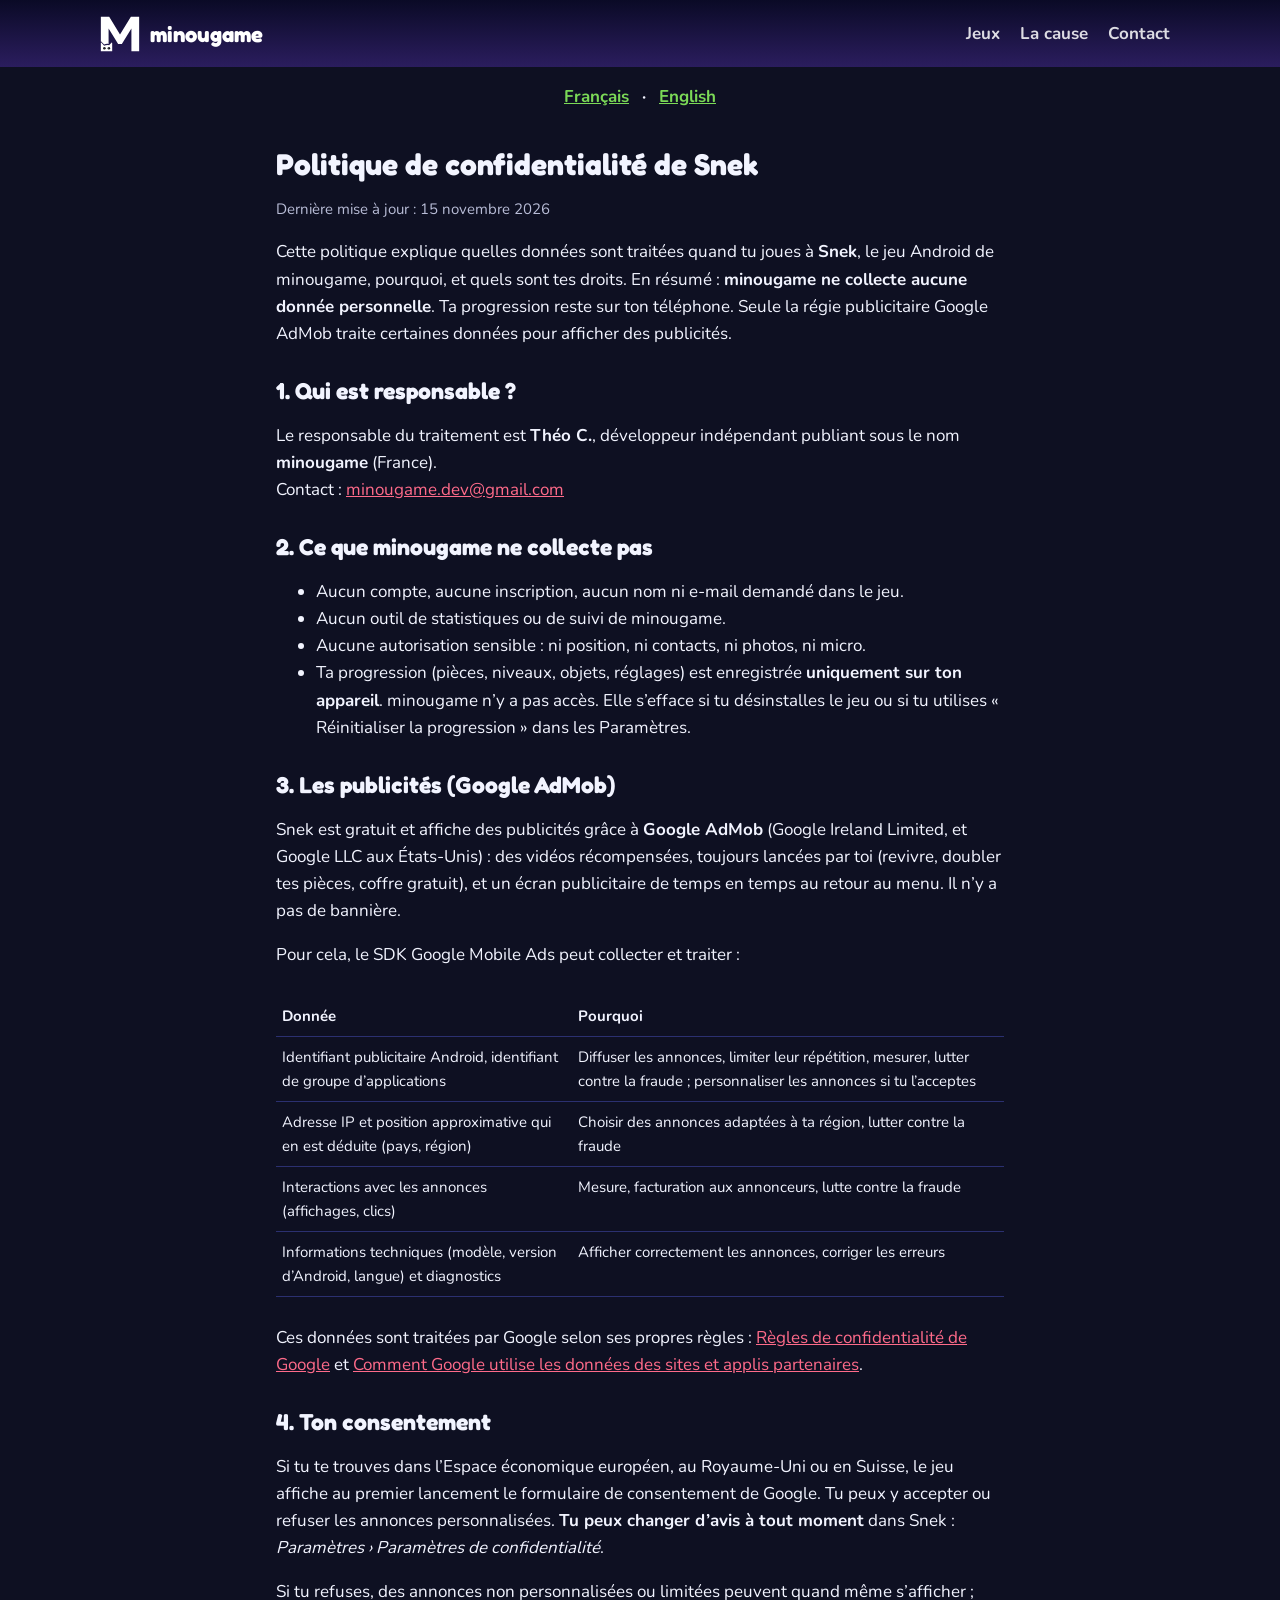
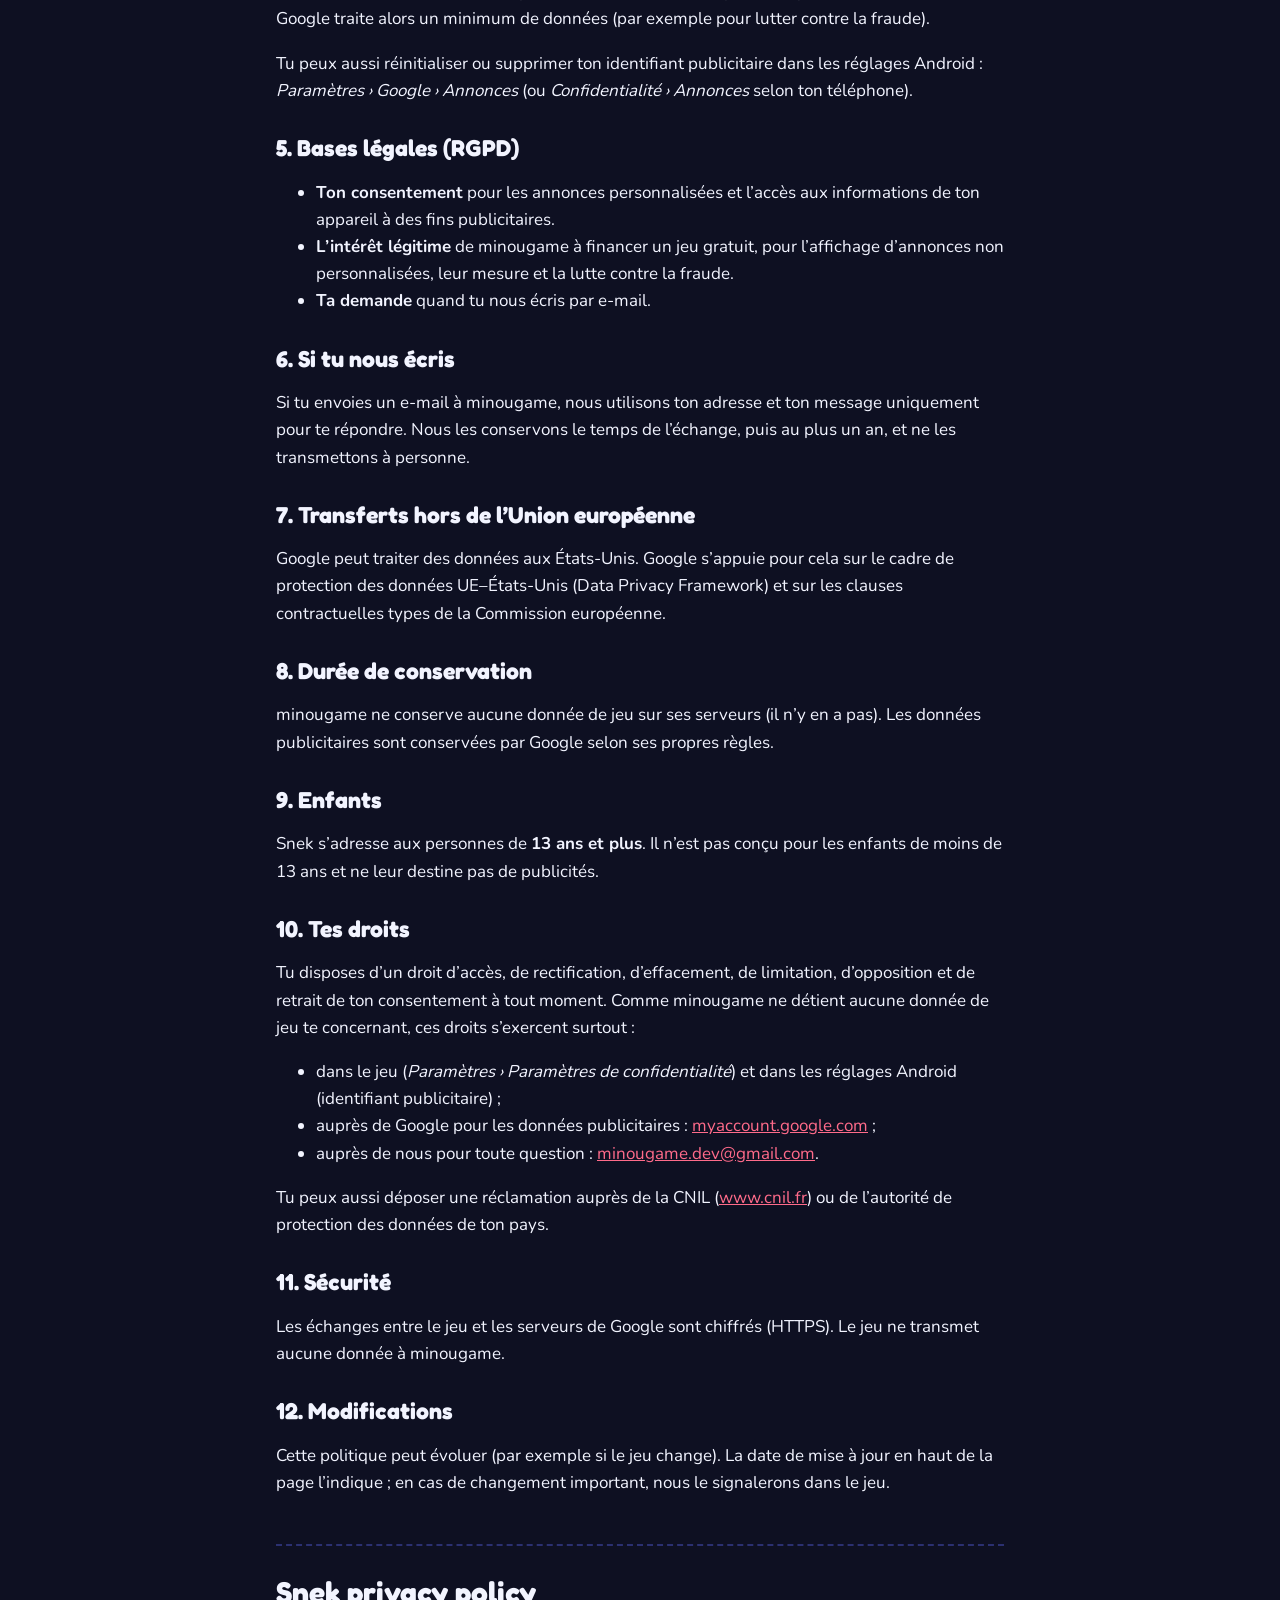
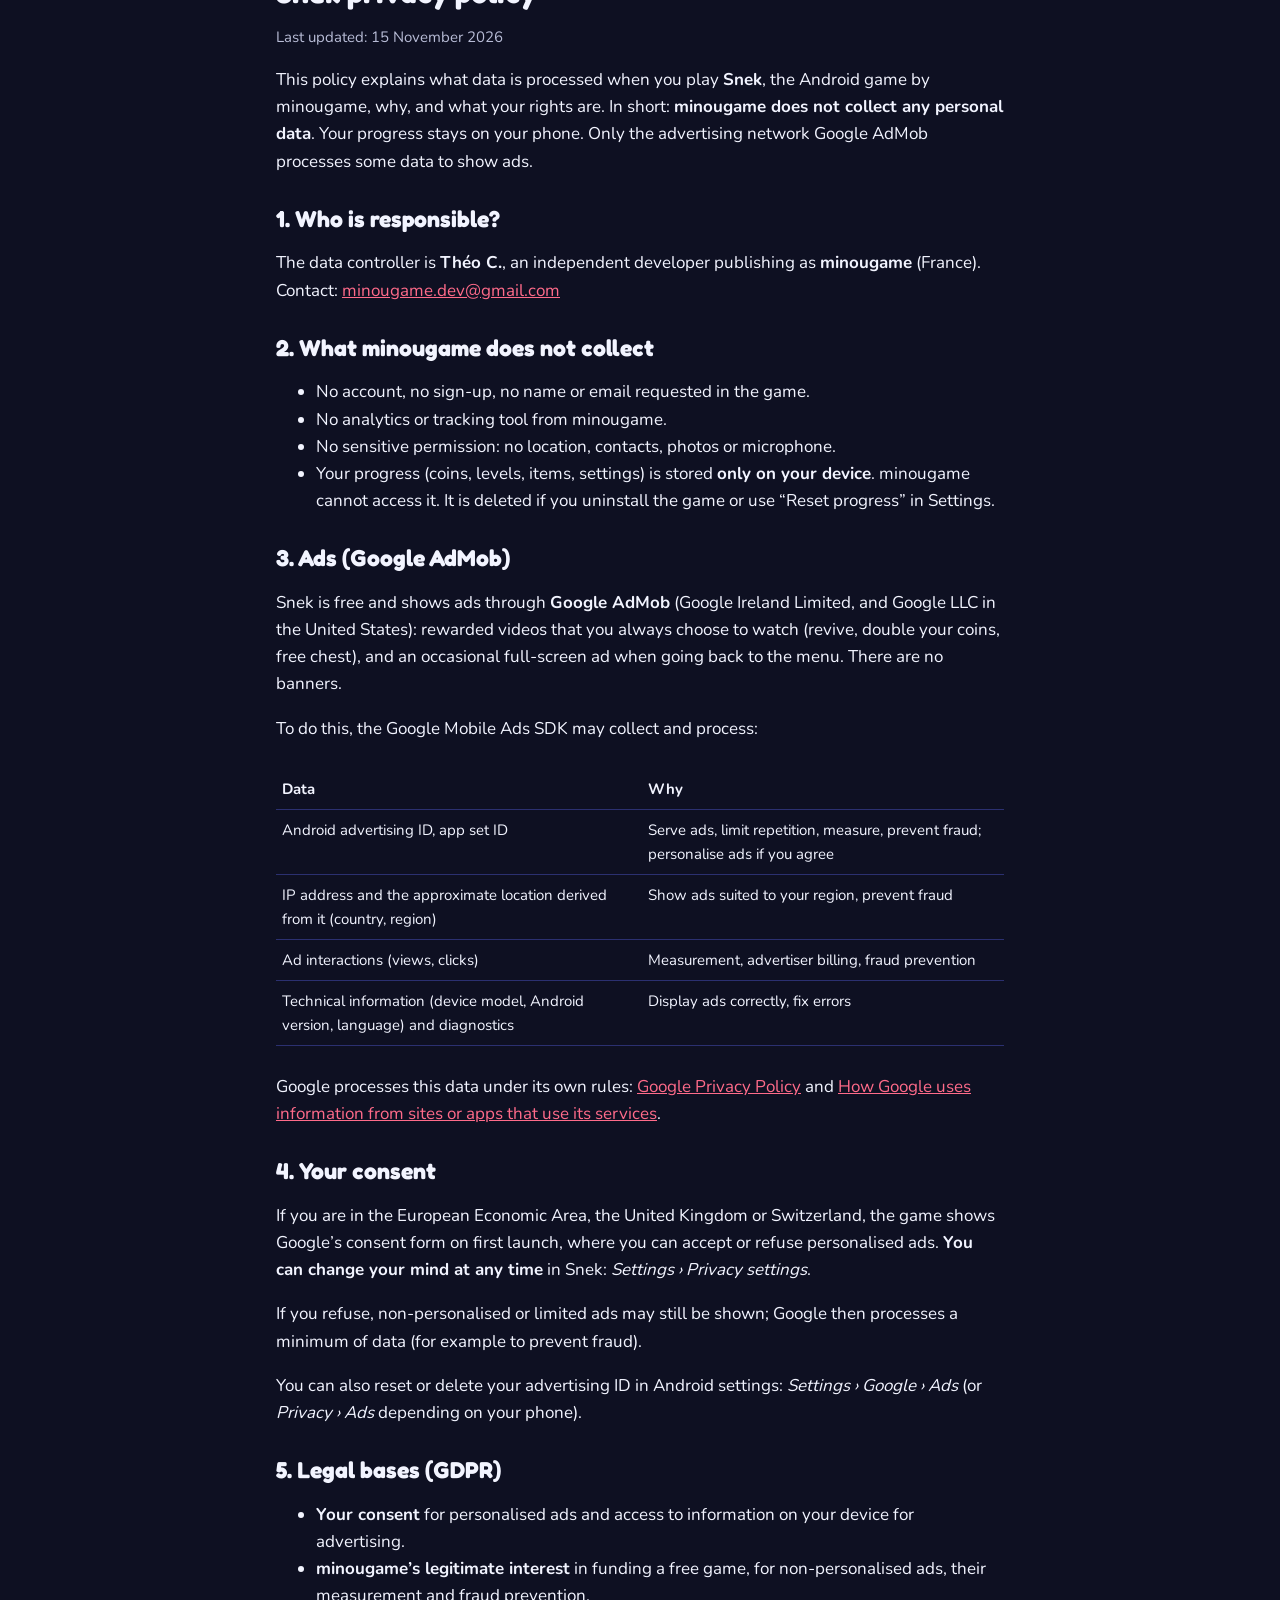
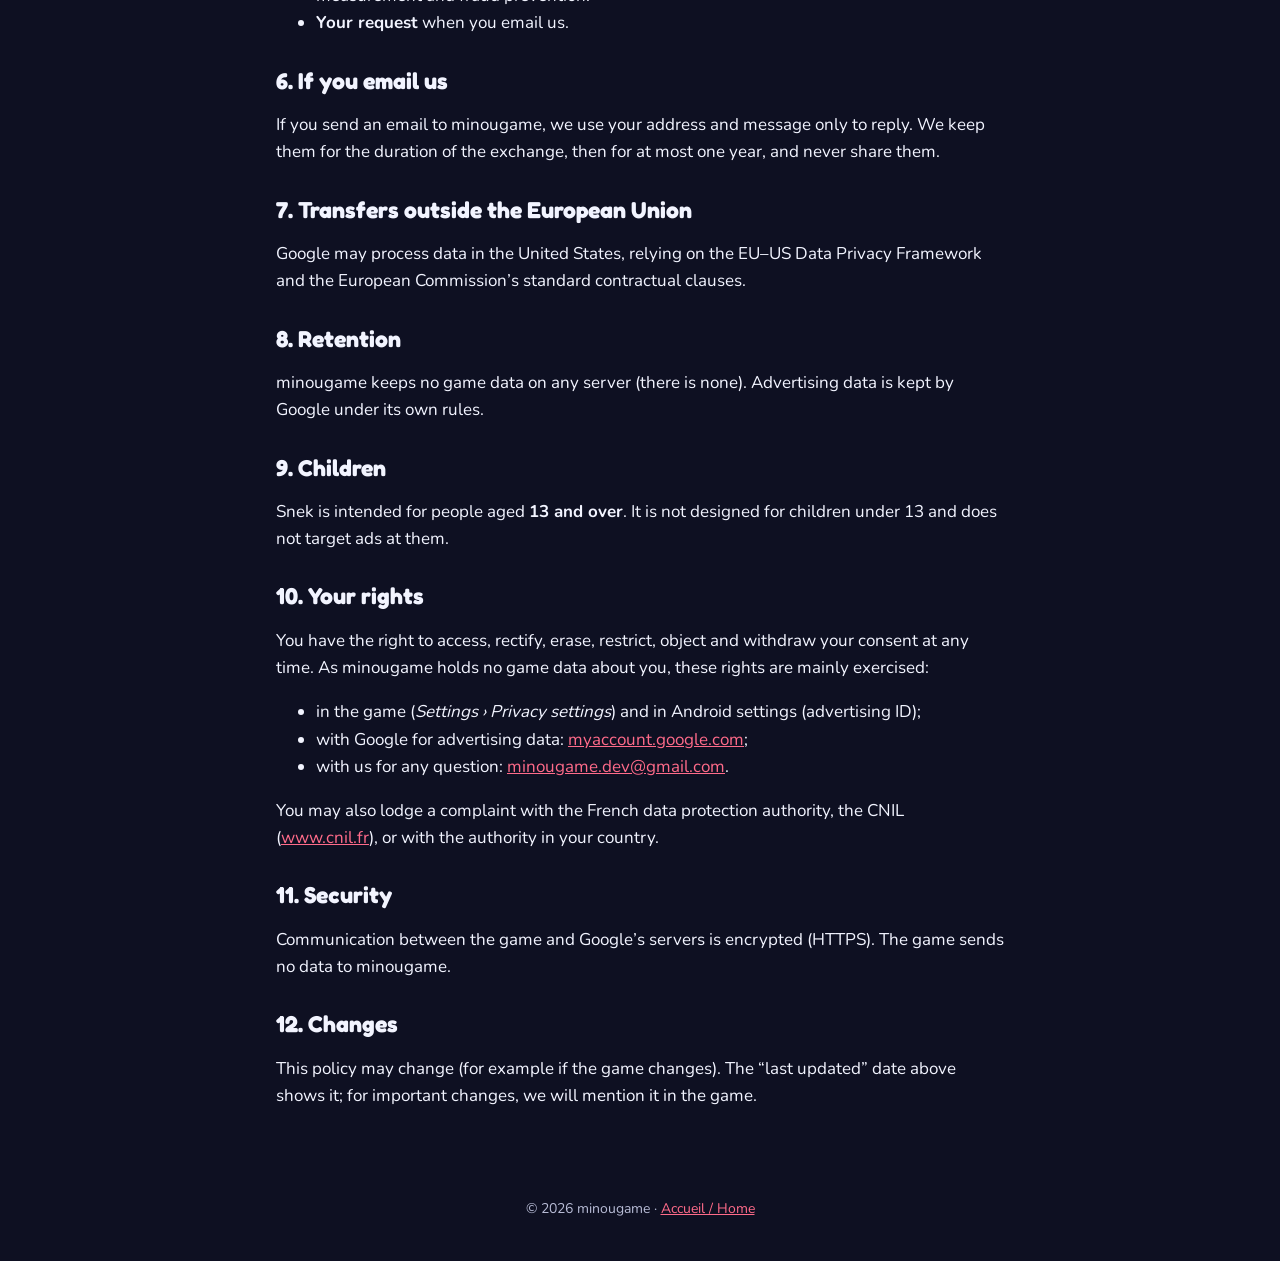
<file: privacy.html>
<!doctype html>
<html lang="fr">
<head>
<meta charset="utf-8">
<meta name="viewport" content="width=device-width, initial-scale=1">
<title>Politique de confidentialité — Snek (minougame)</title>
<meta name="description" content="Politique de confidentialité du jeu Snek de minougame / Privacy policy of the Snek game by minougame.">
<link rel="icon" href="assets/favicon.png">
<link rel="stylesheet" href="assets/style.css">
</head>
<body>
<header class="nightbar">
  <a class="brand-link" href="./"><svg class="logo-mark" viewBox="240 265 520 470" aria-hidden="true"><path class="lm" d="M250 275 L359 275 L500 506 L642 275 L750 275 L750 725 L649 725 L649 429 L524 629 L476 629 L351 429 L351 630 C333 624 311 628 293 638 L258 600 C255 597 252 597 250 599 Z"/><path class="lm" d="M250 725 L250 620 C250 612 252 609 255 611 L293 652 C314 644 336 642 357 646 L389 614 C394 610 397 613 398 621 L398 725 Z"/><circle class="le" cx="296" cy="686" r="16.5"/><circle class="lh" cx="292" cy="682" r="5"/><circle class="le" cx="355" cy="686" r="16.5"/><circle class="lh" cx="351" cy="682" r="5"/></svg><span>minougame</span></a>
  <nav aria-label="Menu">
    <a href="./#jeux">Jeux</a><a href="cause/">La cause</a><a href="contact/">Contact</a>
  </nav>
</header>
<nav class="lang"><a href="#fr">Français</a> · <a href="#en">English</a></nav>
<main>

<!-- =========================== FRANÇAIS =========================== -->
<section id="fr" lang="fr">
<h1>Politique de confidentialité de Snek</h1>
<p class="muted">Dernière mise à jour : 15 novembre 2026</p>

<p>Cette politique explique quelles données sont traitées quand tu joues à <strong>Snek</strong>, le jeu Android de minougame, pourquoi, et quels sont tes droits. En résumé : <strong>minougame ne collecte aucune donnée personnelle</strong>. Ta progression reste sur ton téléphone. Seule la régie publicitaire Google AdMob traite certaines données pour afficher des publicités.</p>

<h2>1. Qui est responsable ?</h2>
<p>Le responsable du traitement est <strong>Théo C.</strong>, développeur indépendant publiant sous le nom <strong>minougame</strong> (France).<br>
Contact : <a href="mailto:minougame.dev@gmail.com">minougame.dev@gmail.com</a></p>

<h2>2. Ce que minougame ne collecte pas</h2>
<ul>
  <li>Aucun compte, aucune inscription, aucun nom ni e-mail demandé dans le jeu.</li>
  <li>Aucun outil de statistiques ou de suivi de minougame.</li>
  <li>Aucune autorisation sensible : ni position, ni contacts, ni photos, ni micro.</li>
  <li>Ta progression (pièces, niveaux, objets, réglages) est enregistrée <strong>uniquement sur ton appareil</strong>. minougame n’y a pas accès. Elle s’efface si tu désinstalles le jeu ou si tu utilises « Réinitialiser la progression » dans les Paramètres.</li>
</ul>

<h2>3. Les publicités (Google AdMob)</h2>
<p>Snek est gratuit et affiche des publicités grâce à <strong>Google AdMob</strong> (Google Ireland Limited, et Google LLC aux États-Unis) : des vidéos récompensées, toujours lancées par toi (revivre, doubler tes pièces, coffre gratuit), et un écran publicitaire de temps en temps au retour au menu. Il n’y a pas de bannière.</p>
<p>Pour cela, le SDK Google Mobile Ads peut collecter et traiter :</p>
<div class="tablewrap"><table>
  <tr><th>Donnée</th><th>Pourquoi</th></tr>
  <tr><td>Identifiant publicitaire Android, identifiant de groupe d’applications</td><td>Diffuser les annonces, limiter leur répétition, mesurer, lutter contre la fraude ; personnaliser les annonces si tu l’acceptes</td></tr>
  <tr><td>Adresse IP et position approximative qui en est déduite (pays, région)</td><td>Choisir des annonces adaptées à ta région, lutter contre la fraude</td></tr>
  <tr><td>Interactions avec les annonces (affichages, clics)</td><td>Mesure, facturation aux annonceurs, lutte contre la fraude</td></tr>
  <tr><td>Informations techniques (modèle, version d’Android, langue) et diagnostics</td><td>Afficher correctement les annonces, corriger les erreurs</td></tr>
</table></div>
<p>Ces données sont traitées par Google selon ses propres règles : <a href="https://policies.google.com/privacy">Règles de confidentialité de Google</a> et <a href="https://policies.google.com/technologies/partner-sites">Comment Google utilise les données des sites et applis partenaires</a>.</p>

<h2>4. Ton consentement</h2>
<p>Si tu te trouves dans l’Espace économique européen, au Royaume-Uni ou en Suisse, le jeu affiche au premier lancement le formulaire de consentement de Google. Tu peux y accepter ou refuser les annonces personnalisées. <strong>Tu peux changer d’avis à tout moment</strong> dans Snek : <em>Paramètres › Paramètres de confidentialité</em>.</p>
<p>Si tu refuses, des annonces non personnalisées ou limitées peuvent quand même s’afficher ; Google traite alors un minimum de données (par exemple pour lutter contre la fraude).</p>
<p>Tu peux aussi réinitialiser ou supprimer ton identifiant publicitaire dans les réglages Android : <em>Paramètres › Google › Annonces</em> (ou <em>Confidentialité › Annonces</em> selon ton téléphone).</p>

<h2>5. Bases légales (RGPD)</h2>
<ul>
  <li><strong>Ton consentement</strong> pour les annonces personnalisées et l’accès aux informations de ton appareil à des fins publicitaires.</li>
  <li><strong>L’intérêt légitime</strong> de minougame à financer un jeu gratuit, pour l’affichage d’annonces non personnalisées, leur mesure et la lutte contre la fraude.</li>
  <li><strong>Ta demande</strong> quand tu nous écris par e-mail.</li>
</ul>

<h2>6. Si tu nous écris</h2>
<p>Si tu envoies un e-mail à minougame, nous utilisons ton adresse et ton message uniquement pour te répondre. Nous les conservons le temps de l’échange, puis au plus un an, et ne les transmettons à personne.</p>

<h2>7. Transferts hors de l’Union européenne</h2>
<p>Google peut traiter des données aux États-Unis. Google s’appuie pour cela sur le cadre de protection des données UE–États-Unis (Data Privacy Framework) et sur les clauses contractuelles types de la Commission européenne.</p>

<h2>8. Durée de conservation</h2>
<p>minougame ne conserve aucune donnée de jeu sur ses serveurs (il n’y en a pas). Les données publicitaires sont conservées par Google selon ses propres règles.</p>

<h2>9. Enfants</h2>
<p>Snek s’adresse aux personnes de <strong>13 ans et plus</strong>. Il n’est pas conçu pour les enfants de moins de 13 ans et ne leur destine pas de publicités.</p>

<h2>10. Tes droits</h2>
<p>Tu disposes d’un droit d’accès, de rectification, d’effacement, de limitation, d’opposition et de retrait de ton consentement à tout moment. Comme minougame ne détient aucune donnée de jeu te concernant, ces droits s’exercent surtout :</p>
<ul>
  <li>dans le jeu (<em>Paramètres › Paramètres de confidentialité</em>) et dans les réglages Android (identifiant publicitaire) ;</li>
  <li>auprès de Google pour les données publicitaires : <a href="https://myaccount.google.com/data-and-privacy">myaccount.google.com</a> ;</li>
  <li>auprès de nous pour toute question : <a href="mailto:minougame.dev@gmail.com">minougame.dev@gmail.com</a>.</li>
</ul>
<p>Tu peux aussi déposer une réclamation auprès de la CNIL (<a href="https://www.cnil.fr">www.cnil.fr</a>) ou de l’autorité de protection des données de ton pays.</p>

<h2>11. Sécurité</h2>
<p>Les échanges entre le jeu et les serveurs de Google sont chiffrés (HTTPS). Le jeu ne transmet aucune donnée à minougame.</p>

<h2>12. Modifications</h2>
<p>Cette politique peut évoluer (par exemple si le jeu change). La date de mise à jour en haut de la page l’indique ; en cas de changement important, nous le signalerons dans le jeu.</p>
</section>

<hr class="sep">

<!-- =========================== ENGLISH =========================== -->
<section id="en" lang="en">
<h1>Snek privacy policy</h1>
<p class="muted">Last updated: 15 November 2026</p>

<p>This policy explains what data is processed when you play <strong>Snek</strong>, the Android game by minougame, why, and what your rights are. In short: <strong>minougame does not collect any personal data</strong>. Your progress stays on your phone. Only the advertising network Google AdMob processes some data to show ads.</p>

<h2>1. Who is responsible?</h2>
<p>The data controller is <strong>Théo C.</strong>, an independent developer publishing as <strong>minougame</strong> (France).<br>
Contact: <a href="mailto:minougame.dev@gmail.com">minougame.dev@gmail.com</a></p>

<h2>2. What minougame does not collect</h2>
<ul>
  <li>No account, no sign-up, no name or email requested in the game.</li>
  <li>No analytics or tracking tool from minougame.</li>
  <li>No sensitive permission: no location, contacts, photos or microphone.</li>
  <li>Your progress (coins, levels, items, settings) is stored <strong>only on your device</strong>. minougame cannot access it. It is deleted if you uninstall the game or use “Reset progress” in Settings.</li>
</ul>

<h2>3. Ads (Google AdMob)</h2>
<p>Snek is free and shows ads through <strong>Google AdMob</strong> (Google Ireland Limited, and Google LLC in the United States): rewarded videos that you always choose to watch (revive, double your coins, free chest), and an occasional full-screen ad when going back to the menu. There are no banners.</p>
<p>To do this, the Google Mobile Ads SDK may collect and process:</p>
<div class="tablewrap"><table>
  <tr><th>Data</th><th>Why</th></tr>
  <tr><td>Android advertising ID, app set ID</td><td>Serve ads, limit repetition, measure, prevent fraud; personalise ads if you agree</td></tr>
  <tr><td>IP address and the approximate location derived from it (country, region)</td><td>Show ads suited to your region, prevent fraud</td></tr>
  <tr><td>Ad interactions (views, clicks)</td><td>Measurement, advertiser billing, fraud prevention</td></tr>
  <tr><td>Technical information (device model, Android version, language) and diagnostics</td><td>Display ads correctly, fix errors</td></tr>
</table></div>
<p>Google processes this data under its own rules: <a href="https://policies.google.com/privacy">Google Privacy Policy</a> and <a href="https://policies.google.com/technologies/partner-sites">How Google uses information from sites or apps that use its services</a>.</p>

<h2>4. Your consent</h2>
<p>If you are in the European Economic Area, the United Kingdom or Switzerland, the game shows Google’s consent form on first launch, where you can accept or refuse personalised ads. <strong>You can change your mind at any time</strong> in Snek: <em>Settings › Privacy settings</em>.</p>
<p>If you refuse, non-personalised or limited ads may still be shown; Google then processes a minimum of data (for example to prevent fraud).</p>
<p>You can also reset or delete your advertising ID in Android settings: <em>Settings › Google › Ads</em> (or <em>Privacy › Ads</em> depending on your phone).</p>

<h2>5. Legal bases (GDPR)</h2>
<ul>
  <li><strong>Your consent</strong> for personalised ads and access to information on your device for advertising.</li>
  <li><strong>minougame’s legitimate interest</strong> in funding a free game, for non-personalised ads, their measurement and fraud prevention.</li>
  <li><strong>Your request</strong> when you email us.</li>
</ul>

<h2>6. If you email us</h2>
<p>If you send an email to minougame, we use your address and message only to reply. We keep them for the duration of the exchange, then for at most one year, and never share them.</p>

<h2>7. Transfers outside the European Union</h2>
<p>Google may process data in the United States, relying on the EU–US Data Privacy Framework and the European Commission’s standard contractual clauses.</p>

<h2>8. Retention</h2>
<p>minougame keeps no game data on any server (there is none). Advertising data is kept by Google under its own rules.</p>

<h2>9. Children</h2>
<p>Snek is intended for people aged <strong>13 and over</strong>. It is not designed for children under 13 and does not target ads at them.</p>

<h2>10. Your rights</h2>
<p>You have the right to access, rectify, erase, restrict, object and withdraw your consent at any time. As minougame holds no game data about you, these rights are mainly exercised:</p>
<ul>
  <li>in the game (<em>Settings › Privacy settings</em>) and in Android settings (advertising ID);</li>
  <li>with Google for advertising data: <a href="https://myaccount.google.com/data-and-privacy">myaccount.google.com</a>;</li>
  <li>with us for any question: <a href="mailto:minougame.dev@gmail.com">minougame.dev@gmail.com</a>.</li>
</ul>
<p>You may also lodge a complaint with the French data protection authority, the CNIL (<a href="https://www.cnil.fr">www.cnil.fr</a>), or with the authority in your country.</p>

<h2>11. Security</h2>
<p>Communication between the game and Google’s servers is encrypted (HTTPS). The game sends no data to minougame.</p>

<h2>12. Changes</h2>
<p>This policy may change (for example if the game changes). The “last updated” date above shows it; for important changes, we will mention it in the game.</p>
</section>

</main>
<footer>© 2026 minougame · <a href="index.html">Accueil / Home</a></footer>
</body>
</html>
</file>
<file: assets/site.css>
/* minougame — feuille de style des pages d'accueil et des jeux.
   (privacy.html garde assets/style.css.) */
@font-face { font-family: "Fredoka"; src: url("fonts/Fredoka-Bold.ttf") format("truetype"); font-weight: 700; font-display: swap; }
@font-face { font-family: "Nunito"; src: url("fonts/Nunito-Regular.ttf") format("truetype"); font-weight: 400; font-display: swap; }
@font-face { font-family: "Nunito"; src: url("fonts/Nunito-Bold.ttf") format("truetype"); font-weight: 700; font-display: swap; }

:root {
  /* Thème sombre « nuit » pour tout le site, quel que soit le réglage clair/sombre de l'appareil. */
  --bg: #0E1022;
  --surface: #1B1F45;
  --ink: #F2F4FF;
  --muted: #B8BCD6;
  --line: #2B3070;
  --brand: #7BD957;        /* fond des boutons (texte foncé dessus) */
  --brand-hover: #8FE36D;
  --green-text: #8EE06B;
  --pink: #FF6B8A;
  --link: #FF8FA8;
  --shadow: 0 6px 18px rgba(0, 0, 0, .35);
  --radius: 20px;
  --night: #000000;        /* bandeau du logo */
  --checker-a: #2E6B2A;    /* damier du jeu */
  --checker-b: #357A30;
  color-scheme: dark;
}

* { box-sizing: border-box; }
html { -webkit-text-size-adjust: 100%; scroll-behavior: smooth; }
@media (prefers-reduced-motion: reduce) {
  html { scroll-behavior: auto; }
  *, *::before, *::after { transition: none !important; animation: none !important; }
}
body {
  margin: 0;
  background: var(--bg);
  color: var(--ink);
  font: 400 17px/1.6 "Nunito", system-ui, sans-serif;
}
img { max-width: 100%; height: auto; display: block; }
a { color: var(--link); text-underline-offset: 3px; }
h1, h2, h3 { font-family: "Fredoka", "Nunito", sans-serif; font-weight: 700; line-height: 1.15; margin: 0; }
p { margin: 0 0 12px; }
:focus-visible { outline: 3px solid var(--pink); outline-offset: 3px; border-radius: 6px; }
.skip { position: absolute; left: -999px; top: 8px; background: var(--surface); color: var(--ink); padding: 8px 14px; border-radius: 10px; z-index: 40; }
.skip:focus { left: 8px; }
.icon { width: 24px; height: 24px; flex: none; fill: none; stroke: currentColor; stroke-width: 2; stroke-linecap: round; stroke-linejoin: round; }

/* Langue : la page contient le français et l'anglais, on masque l'autre. */
html[data-lang="fr"] body [lang="en"],
html[data-lang="en"] body [lang="fr"] { display: none !important; }

/* ---------- Barre du haut ---------- */
.topbar { background: var(--night); color: #fff; }
.topbar .wrap { display: flex; align-items: center; gap: 16px; min-height: 64px; }
.logo { display: flex; align-items: center; gap: 10px; color: #fff; text-decoration: none; font: 700 22px/1 "Fredoka", sans-serif; letter-spacing: .3px; }
.logo img { width: 36px; height: 36px; }
.topnav { display: flex; gap: 4px; margin-left: auto; }
.topnav a { color: rgba(255, 255, 255, .85); text-decoration: none; font-weight: 700; padding: 10px 12px; border-radius: 12px; transition: background-color .2s, color .2s; }
.topnav a:hover { background: rgba(255, 255, 255, .12); color: #fff; }
.langbtn {
  min-width: 48px; min-height: 44px; padding: 0 14px;
  background: transparent; color: #fff; cursor: pointer;
  border: 2px solid rgba(255, 255, 255, .45); border-radius: 12px;
  font: 700 15px/1 "Nunito", sans-serif; transition: border-color .2s, background-color .2s;
}
.langbtn:hover { border-color: #fff; background: rgba(255, 255, 255, .1); }
.l-short { display: none; }
.topnav a[aria-current="page"] { color: #fff; background: rgba(255, 255, 255, .14); }
/* Sur téléphone : logo seul, menu compact, langue en 2 lettres. */
@media (max-width: 600px) {
  .logo-text { display: none; }
  .topnav { gap: 0; }
  .topnav a { padding: 10px 7px; font-size: 15px; min-height: 44px; display: inline-flex; align-items: center; }
  .langbtn { min-width: 44px; padding: 0 10px; margin-left: 4px; }
  .l-long { display: none; }
  .l-short { display: inline; }
}
@media (max-width: 360px) { .topnav a { padding: 10px 5px; font-size: 14px; } }

/* ---------- Mise en page ---------- */
.wrap { max-width: 1080px; margin: 0 auto; padding: 0 16px; }
section { padding: 64px 0; }
.section-head { max-width: 640px; margin-bottom: 28px; }
.section-head h2 { font-size: clamp(28px, 4vw, 38px); margin-bottom: 10px; }
.eyebrow { display: inline-block; font-weight: 700; font-size: 14px; letter-spacing: .08em; text-transform: uppercase; color: var(--green-text); margin-bottom: 8px; }
.muted { color: var(--muted); }

/* ---------- Boutons ---------- */
.btn {
  display: inline-flex; align-items: center; justify-content: center; gap: 10px;
  min-height: 52px; padding: 0 24px; border-radius: 16px;
  font: 700 18px/1 "Nunito", sans-serif; text-decoration: none; cursor: pointer;
  border: 2px solid transparent;
  transition: transform .15s ease-out, background-color .2s, border-color .2s, box-shadow .2s;
}
.btn:active { transform: scale(.97); }
.btn-primary { background: var(--brand); color: #2E2A47; box-shadow: 0 4px 0 #4E9E3A; }
.btn-primary:hover { background: var(--brand-hover); }
.btn-ghost { color: #fff; border-color: rgba(255, 255, 255, .55); }
.btn-ghost:hover { border-color: #fff; background: rgba(255, 255, 255, .1); }
.btn-soon { background: rgba(255, 255, 255, .14); color: #fff; box-shadow: none; cursor: default; border-color: rgba(255, 255, 255, .35); }
.btn-soon:active { transform: none; }
.actions { display: flex; flex-wrap: wrap; gap: 14px; }

/* ---------- Paysage de nuit (héros des pages) ----------
   Ciel, lumière qui se lève derrière les crêtes, 3 plans de collines.
   Les couleurs changent par page via les variables --sky-*, --hill-*, --glow. */
/* Barre du haut : transparente sur le ciel, puis fond de nuit flouté dès qu'on descend. */
.topbar.over { position: fixed; inset: 0 0 auto; z-index: 20; background: transparent; transition: background-color .3s, box-shadow .3s; }
.topbar.over.solid { background: rgba(10, 10, 38, .8); -webkit-backdrop-filter: blur(12px); backdrop-filter: blur(12px); box-shadow: 0 1px 0 rgba(255, 255, 255, .08); }
html { scroll-padding-top: 76px; }
.scene {
  --sky-top: #0A0A26; --sky-mid: #2B1D5E; --sky-low: #8D74C9;
  --hill-back: #3E2C6E; --hill-mid: #22174A; --hill-front: #0C0920;
  --glow: 214, 226, 255;
  --title: #FF5468; --title-glow: 255, 84, 104;
  --p: 0;
  position: relative; overflow: hidden; color: #fff; isolation: isolate;
}
.sky { position: absolute; inset: 0; z-index: -3; background: linear-gradient(180deg, var(--sky-top) 0%, var(--sky-mid) 48%, var(--sky-low) 100%); }
.stars { position: absolute; inset: 0 0 40% 0; z-index: -3; opacity: calc(.8 - var(--p) * .8);
  background-image:
    radial-gradient(1.5px 1.5px at 12% 18%, #fff 50%, transparent 51%),
    radial-gradient(1px 1px at 28% 42%, #fff 50%, transparent 51%),
    radial-gradient(1.5px 1.5px at 46% 12%, #fff 50%, transparent 51%),
    radial-gradient(1px 1px at 63% 30%, #fff 50%, transparent 51%),
    radial-gradient(2px 2px at 78% 16%, #fff 50%, transparent 51%),
    radial-gradient(1px 1px at 88% 44%, #fff 50%, transparent 51%),
    radial-gradient(1px 1px at 6% 52%, #fff 50%, transparent 51%),
    radial-gradient(1.5px 1.5px at 36% 66%, #fff 50%, transparent 51%),
    radial-gradient(1px 1px at 94% 8%, #fff 50%, transparent 51%);
}
.sun {
  position: absolute; z-index: -2; left: 50%; bottom: 26%;
  width: 46vmin; height: 46vmin; border-radius: 50%;
  background: radial-gradient(circle,
    #fff 0 22%, rgba(var(--glow), .95) 30%, rgba(var(--glow), .45) 45%, rgba(var(--glow), .12) 60%, transparent 70%);
  transform: translate(-50%, calc((1 - var(--p)) * 22%)) scale(calc(1 + var(--p) * 2.6));
  will-change: transform;
}
.hills { position: absolute; left: 0; bottom: 0; width: 100%; z-index: -1; will-change: transform; }
.hills-back { height: 52%; fill: var(--hill-back); transform: translateY(calc(var(--p) * 6%)); }
.hills-mid { height: 40%; fill: var(--hill-mid); transform: translateY(calc(var(--p) * 12%)); }
.hills-front { height: 32%; fill: var(--hill-front); stroke: var(--hill-front); transform: translateY(calc(var(--p) * 22%)); }
.mega {
  font: 700 clamp(52px, 14vw, 168px)/.92 "Fredoka", sans-serif; letter-spacing: .01em; text-transform: uppercase;
  color: var(--title);
  text-shadow: 0 0 18px rgba(var(--title-glow), .55), 0 0 60px rgba(var(--title-glow), .35);
}
.kicker {
  display: inline-block; font-weight: 700; letter-spacing: .18em; text-transform: uppercase; font-size: 14px; color: #fff;
  margin: 0 auto 14px; padding: 4px 14px; border-radius: 999px; background: rgba(10, 8, 30, .45);
}
/* Le texte passe devant la lumière : petit fond sombre translucide pour rester lisible. */
.sub {
  font-size: clamp(18px, 2.2vw, 22px); color: #fff; max-width: 36ch; margin: 18px auto 0;
  padding: 8px 18px; border-radius: 16px;
  background: rgba(10, 8, 30, .55); -webkit-backdrop-filter: blur(8px); backdrop-filter: blur(8px);
}
.scene .btn-ghost { background: rgba(10, 8, 30, .5); -webkit-backdrop-filter: blur(8px); backdrop-filter: blur(8px); }
.scene .btn-ghost:hover { background: rgba(10, 8, 30, .7); }

/* ---------- Accueil : récit au défilement ---------- */
/* Sans JS ou en « mouvement réduit » : les 3 chapitres sont empilés, tous lisibles. */
.stage { min-height: 100vh; padding: 120px 16px 38vh; display: flex; flex-direction: column; align-items: center; justify-content: center; }
.chapters { display: grid; gap: 64px; text-align: center; width: 100%; }
.chapter .actions { justify-content: center; margin-top: 28px; }
.flood { position: absolute; inset: 0; z-index: 5; background: var(--bg); opacity: 0; pointer-events: none; }
.scroll-cue { display: none; }

/* Avec JS et mouvement autorisé (classe posée par lang.js) : scène collée, chapitres qui se relaient. */
html.motion .story { height: 340vh; }
html.motion .stage { position: sticky; top: 0; height: 100vh; height: 100svh; min-height: 0; padding: 0 16px; }
html.motion .chapters { display: block; position: relative; height: 100%; }
html.motion .chapter {
  position: absolute; inset: 0; display: flex; flex-direction: column; align-items: center; justify-content: center;
  padding-bottom: 18vh;
  opacity: 0; transform: translateY(24px) scale(.97); visibility: hidden;
  transition: opacity .5s ease-out, transform .5s ease-out, visibility 0s .5s;
}
html.motion .chapter.is-active { opacity: 1; transform: none; visibility: visible; transition: opacity .5s ease-out, transform .5s ease-out, visibility 0s; }
html.motion .flood { opacity: var(--flood, 0); }
html.motion .scroll-cue {
  display: flex; flex-direction: column; align-items: center; gap: 4px;
  position: absolute; left: 50%; bottom: 28px; transform: translateX(-50%); z-index: 4;
  color: rgba(255, 255, 255, .85); font-weight: 700; font-size: 14px; text-decoration: none; min-height: 44px;
  opacity: calc(1 - var(--p) * 8);
}
html.motion .scroll-cue .icon { animation: bob 1.6s ease-in-out infinite; }
@keyframes bob { 50% { transform: translateY(6px); } }

/* ---------- Accueil : cartes de jeux ---------- */
.games { display: grid; grid-template-columns: repeat(auto-fill, minmax(300px, 1fr)); gap: 24px; list-style: none; padding: 0; margin: 0; }
.game-card {
  position: relative; display: flex; flex-direction: column;
  background: var(--surface); border-radius: var(--radius); overflow: hidden; box-shadow: var(--shadow);
  transition: transform .2s ease-out, box-shadow .2s;
}
.game-card:hover { transform: translateY(-4px); box-shadow: 0 12px 28px rgba(46, 42, 71, .16); }
.game-card:focus-within { outline: 3px solid var(--pink); outline-offset: 3px; }
.game-card .stretched:focus-visible { outline: none; }
.game-cover { width: 100%; aspect-ratio: 1024 / 500; object-fit: cover; }
.game-body { padding: 0 22px 22px; display: flex; flex-direction: column; flex: 1; }
.game-icon { width: 72px; height: 72px; border-radius: 18px; margin-top: -36px; border: 4px solid var(--surface); background: var(--surface); }
.game-body h3 { font-size: 28px; margin: 10px 0 6px; }
.stretched { color: inherit; text-decoration: none; }
.stretched::after { content: ""; position: absolute; inset: 0; }
.chips { display: flex; flex-wrap: wrap; gap: 8px; list-style: none; padding: 0; margin: 4px 0 18px; }
.chips li { font-size: 14px; font-weight: 700; padding: 4px 12px; border-radius: 999px; background: var(--bg); color: var(--muted); border: 1px solid var(--line); }
.more { margin-top: auto; display: inline-flex; align-items: center; gap: 8px; font-weight: 700; color: var(--green-text); }
.more .icon { width: 20px; height: 20px; transition: transform .2s; }
.game-card:hover .more .icon { transform: translateX(4px); }
.game-soon {
  border: 2px dashed var(--line); border-radius: var(--radius); padding: 28px 22px;
  display: flex; flex-direction: column; justify-content: center; align-items: flex-start; gap: 8px; min-height: 220px; color: var(--muted);
}
.game-soon .icon { width: 36px; height: 36px; color: var(--green-text); }
.game-soon h3 { color: var(--ink); font-size: 22px; }

/* ---------- Accueil : la cause ---------- */
.cause { background: var(--surface); }
.cause .wrap { display: grid; grid-template-columns: auto 1fr; gap: 32px; align-items: start; }
.paw-badge { width: 120px; height: 120px; border-radius: 32px; background: var(--bg); display: grid; place-items: center; color: var(--link); }
.paw-badge .cat-svg { position: static; width: 84px; height: 98px; }
.cause h2 { font-size: clamp(28px, 4vw, 38px); margin-bottom: 12px; }
.cause p { max-width: 62ch; }
@media (max-width: 600px) { .cause .wrap { grid-template-columns: 1fr; } .paw-badge { width: 96px; height: 96px; border-radius: 24px; } .paw-badge .cat-svg { width: 66px; height: 78px; } }

/* ---------- Contact ---------- */
.contact-card { display: flex; flex-wrap: wrap; align-items: center; gap: 18px 28px; background: var(--surface); border-radius: var(--radius); padding: 28px; box-shadow: var(--shadow); }
.contact-card h2 { font-size: 28px; margin-bottom: 4px; }
.contact-card .btn { margin-left: auto; }
.contact-card .btn-primary .icon { width: 22px; height: 22px; }
@media (max-width: 600px) { .contact-card .btn { margin-left: 0; width: 100%; } }

/* ---------- Pied de page ---------- */
footer { color: var(--muted); font-size: 15px; padding: 32px 0 48px; border-top: 1px solid var(--line); }
footer .wrap { display: flex; flex-wrap: wrap; gap: 8px 24px; justify-content: space-between; }
footer a { color: var(--muted); }
footer a:hover { color: var(--ink); }

/* ---------- Page d'un jeu ---------- */
.game-hero { padding: 104px 0 140px; }
.game-hero.scene {
  /* Nuit sur la Prairie : mêmes plans que l'accueil, en vert. */
  --sky-top: #04121A; --sky-mid: #0F3B33; --sky-low: #5FA36A;
  --hill-back: #2C6B3A; --hill-mid: #1A4A28; --hill-front: #0A2414;
  --glow: 226, 255, 200;
  --title: #8EEA63; --title-glow: 123, 217, 87;
  --p: .12;
}
.game-hero .sun { left: 54%; bottom: 26%; }
.game-hero .wrap { display: grid; grid-template-columns: 1.2fr 1fr; gap: 40px; align-items: center; }
.game-hero .mega { font-size: clamp(64px, 11vw, 132px); }
.back { display: inline-flex; align-items: center; gap: 6px; color: #fff; font-weight: 700; text-decoration: none; margin-bottom: 20px; min-height: 44px; }
.back:hover { text-decoration: underline; }
.title-row { display: flex; align-items: center; gap: 18px; margin-bottom: 16px; }
.title-row img { width: 88px; height: 88px; border-radius: 22px; box-shadow: 0 6px 16px rgba(0, 0, 0, .3); }
.game-hero .lead { font-size: 20px; max-width: 32ch; margin-bottom: 20px; text-shadow: 0 2px 12px rgba(0, 0, 0, .4); }
.hero-chips { display: flex; flex-wrap: wrap; gap: 8px; list-style: none; padding: 0; margin: 0 0 28px; }
.hero-chips li { font-size: 15px; font-weight: 700; padding: 6px 14px; border-radius: 999px; background: rgba(4, 18, 12, .55); }
.phone { justify-self: center; width: min(300px, 72vw); border-radius: 28px; box-shadow: 0 18px 40px rgba(0, 0, 0, .4); }
.note { font-size: 15px; color: rgba(255, 255, 255, .85); margin-top: 12px; }
@media (max-width: 760px) {
  .game-hero { padding: 96px 0 120px; }
  .game-hero .wrap { grid-template-columns: 1fr; }
  .game-hero .sun { left: 88%; bottom: 4%; }
  .phone { width: min(240px, 64vw); }
}

.shots {
  display: grid; grid-auto-flow: column; grid-auto-columns: 216px; gap: 18px;
  overflow-x: auto; scroll-snap-type: x mandatory; list-style: none;
  padding: 4px 4px 18px; margin: 0 -4px; overscroll-behavior-x: contain;
}
.shots li { scroll-snap-align: start; }
.shots img { border-radius: 18px; box-shadow: var(--shadow); width: 216px; }
.shots figcaption { font-size: 15px; font-weight: 700; color: var(--muted); margin-top: 10px; text-align: center; }
.shots figure { margin: 0; }
.hint { font-size: 14px; color: var(--muted); margin-top: 4px; }

.features { display: grid; grid-template-columns: repeat(auto-fill, minmax(260px, 1fr)); gap: 20px; list-style: none; padding: 0; margin: 0; }
.features li { background: var(--surface); border-radius: var(--radius); padding: 22px; box-shadow: var(--shadow); }
.feat-icon { width: 48px; height: 48px; border-radius: 14px; display: grid; place-items: center; background: var(--bg); color: var(--green-text); margin-bottom: 14px; }
.features h3 { font-size: 21px; margin-bottom: 6px; }
.features p { margin: 0; color: var(--muted); }

.fair { background: var(--surface); }
.fair-list { list-style: none; padding: 0; margin: 0; display: grid; gap: 14px; max-width: 720px; }
.fair-list li { display: flex; gap: 14px; align-items: flex-start; }
.fair-list .icon { color: var(--green-text); margin-top: 3px; }

/* =====================================================================
   Logo vectoriel (le M au petit chat), chats illustrés, pages Cause,
   Contact et serpent de la page Snek.
   ===================================================================== */
:root { --cat: #05040C; --cat-eye: #F2D54B; --cat-pupil: #0B0B14; --yarn: #FF6B8A; --yarn-dark: #C93F62; --whisker: rgba(255, 255, 255, .38); }
.cat-svg { filter: drop-shadow(0 0 1px rgba(255, 255, 255, .55)) drop-shadow(0 0 10px rgba(150, 130, 255, .25)); }

/* Logo */
.logo-mark { width: 40px; height: 36px; flex: none; }
.logo-mark .lm, .hero-logo .lm { fill: #fff; }
.logo-mark .le, .hero-logo .le { fill: #0B0B14; }
.logo-mark .lh, .hero-logo .lh { fill: #fff; }
.hero-logo { width: clamp(84px, 12vw, 128px); height: auto; margin: 0 auto 18px; display: block;
  filter: drop-shadow(0 0 14px rgba(255, 255, 255, .45)) drop-shadow(0 0 40px rgba(var(--title-glow), .35)); }
.slogan { font-style: italic; letter-spacing: .02em; }

/* Chats : silhouettes noires, yeux dorés, petites animations */
.cat-svg { position: absolute; overflow: visible; pointer-events: none; }
.cat-svg .c { fill: var(--cat); }
.cat-svg .cs { fill: none; stroke: var(--cat); stroke-linecap: round; stroke-linejoin: round; }
.cat-svg .gap { fill: none; stroke: var(--surface); stroke-linecap: round; }
.cat-svg .eye { fill: var(--cat-eye); }
.cat-svg .pupil { fill: var(--cat-pupil); }
.cat-svg .lid { fill: none; stroke: var(--cat-eye); stroke-width: 2.5; stroke-linecap: round; }
/* Visage commun à tous les chats (style du chat « bug ») */
.cat-svg .sclera { fill: #F6F2E8; }
.cat-svg .nose { fill: #E59AA8; }
.cat-svg .mouth { fill: none; stroke: rgba(255, 255, 255, .42); stroke-linecap: round; }
.cat-svg .wh { fill: none; stroke: var(--whisker); stroke-linecap: round; }
.cat-svg .lidw { fill: none; stroke: #F6F2E8; stroke-linecap: round; }
.scene, .cause-end { --whisker: rgba(255, 255, 255, .42); }
.cat-svg .zz { font: 700 16px "Fredoka", sans-serif; fill: var(--muted); }
.tail { transform-box: fill-box; animation: sway 3.4s ease-in-out infinite; }
.tail.from-tr { transform-origin: 100% 0%; }
.tail.from-tl { transform-origin: 0% 0%; }
.tail.from-bl { transform-origin: 0% 100%; }
.tail.from-br { transform-origin: 100% 100%; }
.eyes { transform-box: fill-box; transform-origin: center; animation: blink 5.5s infinite; }
@keyframes sway { 0%, 100% { transform: rotate(-5deg); } 50% { transform: rotate(6deg); } }
@keyframes blink { 0%, 91%, 100% { transform: scaleY(1); } 94% { transform: scaleY(.08); } }
.zz { animation: zz 3s ease-in-out infinite; }
.zz + .zz { animation-delay: 1.2s; }
@keyframes zz { 0% { opacity: 0; transform: translate(0, 0); } 30% { opacity: 1; } 100% { opacity: 0; transform: translate(10px, -22px); } }

/* ---------- Page La cause ---------- */
.page-hero { padding: 120px 0 170px; text-align: center; }
.page-hero.scene { --p: .2; }
.page-hero .mega { font-size: clamp(54px, 11vw, 132px); }
.page-hero .sub { display: inline-block; }
.story-list { display: grid; gap: 112px; max-width: 760px; margin: 0 auto; padding: 96px 0 40px; }
.tale { color: var(--ink); position: relative; background: var(--surface); border-radius: var(--radius); padding: 30px 30px 26px; box-shadow: var(--shadow); }
.tale h2 { font-size: clamp(24px, 3.4vw, 30px); margin-bottom: 12px; }
.tale p:last-child, .tale ul:last-child { margin-bottom: 0; }
.tale ul { padding-left: 20px; margin: 0; }
.tale li { margin: 6px 0; }
.tale .num { font: 700 14px "Nunito", sans-serif; letter-spacing: .14em; text-transform: uppercase; color: var(--link); display: block; margin-bottom: 6px; }
/* positions des chats autour des cartes */
.cat-lying { width: 200px; height: 90px; left: -14px; top: -86px; }
.cat-lying.flip { left: auto; right: -14px; transform: scaleX(-1); }
.cat-peek { width: 120px; height: 70px; right: 28px; top: -66px; }
.cat-peek.left { right: auto; left: 28px; }
.cat-curl { width: 160px; height: 90px; right: -10px; top: -84px; }
.float-cat { float: right; width: 128px; height: 150px; margin: 0 0 8px 18px; shape-outside: ellipse(46% 50% at 55% 55%); position: relative; }
.float-cat .cat-svg { position: static; width: 100%; height: 100%; }
.yarn-scene { position: relative; height: 150px; max-width: 760px; margin: 40px auto 0; }
.cat-yarn { width: 260px; height: 120px; left: 50%; bottom: 0; transform: translateX(-60%); }
.yarn-ball { transform-box: fill-box; transform-origin: center; animation: roll 2.4s ease-in-out infinite alternate; }
.bat { transform-box: fill-box; transform-origin: 0% 100%; animation: bat 1.2s ease-in-out infinite alternate; }
@keyframes roll { from { transform: translateX(0) rotate(0); } to { transform: translateX(16px) rotate(140deg); } }
@keyframes bat { from { transform: rotate(10deg); } to { transform: rotate(-22deg); } }
.cause-cta { text-align: center; padding: 8px 0 72px; }
.cause-cta p { color: var(--muted); max-width: 52ch; margin: 0 auto 20px; }
@media (max-width: 600px) {
  .story-list { gap: 96px; }
  .tale { padding: 24px 20px 20px; }
  .cat-lying { width: 160px; height: 72px; top: -69px; left: -6px; }
  .cat-lying.flip { right: -6px; }
  .cat-curl { width: 130px; height: 73px; top: -68px; right: -4px; }
  .float-cat { width: 96px; height: 112px; }
}

/* ---------- Page Contact ---------- */
.contact-wrap { max-width: 720px; margin: 0 auto; padding: 150px 0 72px; }
.form-card { position: relative; background: var(--surface); border-radius: var(--radius); padding: 34px 30px 30px; box-shadow: var(--shadow); }
.reason-art { position: absolute; left: 50%; top: -128px; width: 220px; height: 130px; transform: translateX(-50%); pointer-events: none; }
.reason-art .cat-svg { inset: 0; width: 100%; height: 100%; opacity: 0; transform: translateY(8px) scale(.96); transition: opacity .35s ease-out, transform .35s ease-out; }
.reason-art .cat-svg.is-shown { opacity: 1; transform: none; }
.field { margin-bottom: 22px; }
.field > label, .field legend { display: block; font-weight: 700; margin-bottom: 8px; padding: 0; }
.field .hint { margin: 6px 0 0; }
.opt { font-weight: 400; color: var(--muted); }
fieldset { border: 0; margin: 0; padding: 0; min-width: 0; }
input[type="text"], input[type="email"], select, textarea {
  width: 100%; font: 400 17px/1.5 "Nunito", sans-serif; color: var(--ink);
  background: var(--bg); border: 2px solid var(--line); border-radius: 14px; padding: 12px 14px; min-height: 50px;
  transition: border-color .2s, box-shadow .2s;
}
textarea { min-height: 170px; resize: vertical; }
input:focus, select:focus, textarea:focus { outline: none; border-color: var(--green-text); box-shadow: 0 0 0 4px rgba(123, 217, 87, .25); }
[aria-invalid="true"] { border-color: var(--link) !important; }
.error { color: var(--link); font-weight: 700; font-size: 15px; margin: 6px 0 0; }
.error:empty { display: none; }
.reasons { display: flex; flex-wrap: wrap; gap: 10px; }
.reasons input { position: absolute; opacity: 0; width: 1px; height: 1px; }
.reasons label {
  display: inline-flex; align-items: center; gap: 8px; min-height: 46px; padding: 0 16px; cursor: pointer;
  border: 2px solid var(--line); border-radius: 999px; font-weight: 700; color: var(--muted); background: var(--bg);
  transition: border-color .2s, color .2s, background-color .2s;
}
.reasons label:hover { border-color: var(--green-text); color: var(--ink); }
.reasons input:focus-visible + label { outline: 3px solid var(--pink); outline-offset: 2px; }
.reasons input:checked + label { border-color: var(--green-text); background: rgba(123, 217, 87, .18); color: var(--ink); }
.reasons input:checked + label .icon { color: var(--green-text); }
.reasons .icon { width: 20px; height: 20px; }
.msg-field { margin-top: 70px; }
.ta-wrap { position: relative; }
.cat-curious { width: 96px; height: 92px; right: 22px; top: -88px; z-index: 2; }
.cat-curious .head { transform-box: fill-box; transform-origin: 50% 90%; animation: tilt 4s ease-in-out infinite; }
.cat-curious .qmark { font: 700 26px "Fredoka", sans-serif; fill: var(--link); transform-box: fill-box; transform-origin: center; animation: qbob 2s ease-in-out infinite; }
.cat-curious .pupil { transition: transform .25s ease-out; }
.msg-field.typing .cat-curious .pupil { transform: translate(-1.6px, 1.8px); }
.msg-field.typing .cat-curious .qmark { animation-duration: .6s; }
@keyframes tilt { 0%, 100% { transform: rotate(-10deg); } 50% { transform: rotate(8deg); } }
@keyframes qbob { 0%, 100% { transform: translateY(0); } 50% { transform: translateY(-4px); } }
.hiss { transform-box: fill-box; transform-origin: center; animation: hiss .35s ease-in-out infinite alternate; }
.roach { animation: roach .5s steps(2) infinite; }
@keyframes hiss { from { transform: translateX(0); } to { transform: translateX(-2px); } }
@keyframes roach { 50% { transform: translateX(2px); } }
.bulb-glow { animation: glow 1.8s ease-in-out infinite alternate; }
@keyframes glow { from { opacity: .45; } to { opacity: 1; } }
.wave { transform-box: fill-box; transform-origin: 15% 100%; animation: wave 1s ease-in-out infinite alternate; }
@keyframes wave { from { transform: rotate(-12deg); } to { transform: rotate(14deg); } }
.beat { transform-box: fill-box; transform-origin: center; animation: beat 1.1s ease-in-out infinite; }
@keyframes beat { 0%, 100% { transform: scale(1); } 15% { transform: scale(1.18); } 30% { transform: scale(1); } }
.hp { position: absolute; left: -9999px; }
.form-actions { display: flex; flex-wrap: wrap; align-items: center; gap: 14px 20px; }
.form-actions .muted { font-size: 15px; margin: 0; }
.form-done { display: none; text-align: center; padding: 12px 0 4px; }
.form-card.sent form { display: none; }
.form-card.sent .form-done { display: block; }
.form-done h2 { font-size: 28px; margin-bottom: 8px; }
@media (max-width: 600px) {
  .form-card { padding: 28px 18px 22px; }
  .reason-art { width: 180px; height: 106px; top: -104px; }
  .contact-wrap { padding-top: 124px; }
}

/* ---------- Page Snek : le serpent qui suit le contenu ---------- */
.trail { position: relative; }
.trail-svg { position: absolute; left: 0; top: 0; width: 100%; overflow: visible; pointer-events: none; z-index: 1; }
.trail-track { fill: none; stroke: var(--line); stroke-width: 4; stroke-dasharray: 2 12; stroke-linecap: round; }
.snake-outline { fill: none; stroke: #3F8A2E; stroke-width: 22; stroke-linecap: round; stroke-linejoin: round; }
.snake-body { fill: none; stroke: #7BD957; stroke-width: 15; stroke-linecap: round; stroke-linejoin: round; }
.snake-head .hd { fill: #7BD957; stroke: #3F8A2E; stroke-width: 3.5; }
.snake-head .ew { fill: #fff; }
.snake-head .ep { fill: #2E2A47; }
.snake-head .tongue { fill: none; stroke: #FF5468; stroke-width: 2.5; stroke-linecap: round; }
.snake-head .dizzy, .trail .stars { display: none; }
.trail.bonk .snake-head .ep, .trail.bonk .snake-head .tongue { display: none; }
.trail.bonk .snake-head .dizzy { display: inline; }
.trail.bonk .stars { display: inline; }
.trail.bonk .stars > g { animation: spin 1.4s linear infinite; transform-box: fill-box; transform-origin: center; }
.trail-body { position: relative; }
.trail.bonk .snake-head .hd { animation: squish .4s ease-out; transform-box: fill-box; transform-origin: center; }
@keyframes spin { to { transform: rotate(360deg); } }
@keyframes squish { 0% { transform: scale(1); } 30% { transform: scale(1.25, .75); } 100% { transform: scale(1); } }
.dizzy { fill: none; stroke: #2E2A47; stroke-width: 2.4; stroke-linecap: round; }
.stars path { fill: #F2D54B; stroke: #B8901C; stroke-width: 1; }
.steps { list-style: none; padding: 0; margin: 0; display: grid; gap: 44px; position: relative; z-index: 2; }
.step { display: grid; grid-template-columns: 1fr 120px 1fr; align-items: center; }
.step .card { background: var(--surface); border-radius: var(--radius); padding: 22px; box-shadow: var(--shadow); grid-column: 1; grid-row: 1; transition: opacity .4s ease-out, transform .4s ease-out; }
.step:nth-child(even) .card { grid-column: 3; }
.step .dot { grid-column: 2; grid-row: 1; justify-self: center; width: 44px; height: 44px; display: grid; place-items: center; }
.dot svg { width: 34px; height: 34px; transition: transform .3s cubic-bezier(.3, 1.6, .5, 1), opacity .3s; }
.step .card h3 { font-size: 21px; margin-bottom: 6px; }
.step .card p { margin: 0; color: var(--muted); }
html.motion .trail.ready .step:not(.lit) .card { opacity: .4; transform: translateY(10px); }
html.motion .trail.ready .step.lit .dot svg { transform: scale(0); opacity: 0; }
.fair.wall-sec { background: transparent; padding-top: 0; }
.fair-wall { border-top: 8px solid #7BD957; border-radius: var(--radius); background: var(--surface); box-shadow: var(--shadow); padding: 28px; transform-origin: 50% 0; }
.fair-wall.hit { animation: wobble .55s ease-out; }
@keyframes wobble { 0% { transform: none; } 25% { transform: translateY(7px) rotate(.5deg); } 55% { transform: translateY(-2px) rotate(-.4deg); } 100% { transform: none; } }
html:not(.motion) .trail-svg { display: none; }
@media (max-width: 760px) {
  .step { grid-template-columns: 64px 1fr; }
  .step .card, .step:nth-child(even) .card { grid-column: 2; }
  .step .dot { grid-column: 1; }
}

/* ---------- La cause : récit au défilement (comme l'accueil) ---------- */
.scene .cat-svg { filter: drop-shadow(0 0 1px rgba(255, 255, 255, .55)) drop-shadow(0 0 10px rgba(150, 130, 255, .3)); }
.fore { height: 58%; transform: translateY(calc(var(--p) * 6%)); }
.cstage .hills-back { height: 64%; }
.glints { animation: shimmer 2.6s ease-in-out infinite alternate; }
@keyframes shimmer { from { opacity: .35; } to { opacity: .9; } }
.jumper { display: none; }
.pose-leap { display: none; }

/* Sans JS ou mouvement réduit : grande scène, chapitres empilés, lac en bas. */
.cstage { padding: 120px 16px 46vh; }
.cintro { text-align: center; margin-bottom: 120px; }
.cintro .mega { font-size: clamp(54px, 11vw, 132px); }
.cintro .sub { display: inline-block; }
.ccards { display: grid; gap: 120px; max-width: 760px; margin: 0 auto; }
.cstage .tale { position: relative; }
html:not(.motion) .cstage .hills-back { height: 42vh; }
html:not(.motion) .cstage .fore { height: 46vh; }

/* Avec mouvement : scène collée, un chapitre à la fois, le chat saute. */
html.motion .cstory { height: 780vh; }
html.motion .cstage { position: sticky; top: 0; height: 100vh; height: 100svh; padding: 0; }
/* Les chapitres cachés restent lisibles par les lecteurs d'écran (pas de visibility: hidden). */
html.motion .cintro, html.motion .ccards .chap {
  opacity: 0; pointer-events: none; transform: translateY(26px) scale(.98);
  transition: opacity .5s ease-out, transform .5s ease-out;
}
html.motion .chap.is-active { opacity: 1; pointer-events: auto; transform: none; transition: opacity .5s ease-out .12s, transform .5s ease-out .12s; }
html.motion .cintro { position: absolute; inset: 0; display: flex; flex-direction: column; align-items: center; justify-content: center; padding: 0 16px 18vh; margin: 0; }
html.motion .ccards { position: absolute; inset: 0; max-width: none; margin: 0; padding: 120px 7% 24vh; display: grid; align-items: center; gap: 0; }
html.motion .ccards .tale { grid-area: 1 / 1; width: min(560px, 100%); justify-self: start; }
html.motion .ccards .tale[data-cat="right"] { justify-self: end; }
html.motion .static-cat { display: none; }
html.motion .jumper { display: block; position: absolute; left: 0; top: 0; width: 200px; height: 90px; z-index: 6; opacity: 0; transition: opacity .3s; will-change: transform; }
html.motion .jumper.on { opacity: 1; }
.jumper-in { position: relative; width: 100%; height: 100%; }
.jumper-in.flip { transform: scaleX(-1); }
.jumper .cat-svg { inset: 0; width: 100%; height: 100%; }
.jumper.leap .pose-sit { display: none; }
.jumper.leap .pose-leap { display: block; }
@media (max-width: 760px) {
  html.motion .ccards { padding: 96px 16px 26vh; }
  html.motion .ccards .tale, html.motion .ccards .tale[data-cat="right"] { width: 100%; justify-self: stretch; }
  html.motion .jumper { width: 160px; height: 72px; }
  .cstage .tale { font-size: 16px; }
}

/* Fin de page : la berge du lac, la pelote et l'appel à écrire. */
.cause-end { background: linear-gradient(180deg, #1A1856 0%, #0A0A26 100%); color: #fff; padding: 24px 0 72px; }
.cause-end .cat-svg { filter: drop-shadow(0 0 1px rgba(255, 255, 255, .6)) drop-shadow(0 0 10px rgba(150, 130, 255, .35)); }
.cause-end .cause-cta p { color: rgba(255, 255, 255, .82); }

/* Accueil : le prochain jeu, un chat qui fait la sieste en attendant */
.game-soon .cat-svg { position: static; width: 120px; height: 68px; margin-bottom: 4px; }

/* Page 404 */
.lost { min-height: 100vh; min-height: 100svh; display: flex; align-items: center; }
.lost .wrap { width: 100%; }
.lost .lost-cat { position: static; display: block; width: 220px; height: 130px; margin: 0 auto 6px; }
.lost .actions { justify-content: center; margin-top: 26px; }
</file>
<file: assets/style.css>
@font-face { font-family: "Fredoka"; src: url("fonts/Fredoka-Bold.ttf") format("truetype"); font-weight: 700; font-display: swap; }
@font-face { font-family: "Nunito"; src: url("fonts/Nunito-Regular.ttf") format("truetype"); font-weight: 400; font-display: swap; }
@font-face { font-family: "Nunito"; src: url("fonts/Nunito-Bold.ttf") format("truetype"); font-weight: 700; font-display: swap; }

:root {
  /* Même thème sombre que le reste du site. */
  --cream: #0E1022;
  --card: #1B1F45;
  --ink: #F2F4FF;
  --muted: #B8BCD6;
  --green: #7BD957;
  --green-dark: #4E9E3A;
  --pink: #FF6B8A;
  --pink-dark: #D94468;
  --line: #2B3070;
  color-scheme: dark;
}

* { box-sizing: border-box; }
html { -webkit-text-size-adjust: 100%; }
body {
  margin: 0;
  background: var(--cream);
  color: var(--ink);
  font: 400 17px/1.6 "Nunito", system-ui, sans-serif;
}
header.brand {
  background: #000;
  color: #fff;
  padding: 28px 16px 24px;
  text-align: center;
}
header.brand img { width: 96px; height: 96px; display: block; margin: 0 auto 10px; }
header.brand .name { font: 700 30px/1.1 "Fredoka", sans-serif; letter-spacing: .5px; }
header.brand .tagline { color: rgba(255,255,255,.72); margin-top: 6px; font-size: 15px; }
nav.lang { text-align: center; margin: 16px 0 0; font-weight: 700; }
nav.lang a { color: var(--green-dark); margin: 0 8px; }
main { max-width: 760px; margin: 0 auto; padding: 8px 16px 48px; }
h1, h2, h3 { font-family: "Fredoka", sans-serif; font-weight: 700; line-height: 1.2; }
h1 { font-size: 30px; margin: 28px 0 8px; }
h2 { font-size: 23px; margin: 30px 0 8px; }
h3 { font-size: 19px; margin: 22px 0 6px; }
a { color: var(--pink); }
nav.lang a { color: var(--green); }
.card {
  background: var(--card);
  border-radius: 20px;
  padding: 20px;
  margin: 18px 0;
  box-shadow: 0 4px 10px rgba(46,42,71,.10);
}
.game { display: flex; gap: 18px; align-items: center; }
.game img { width: 88px; height: 88px; border-radius: 20px; flex: none; }
.game h2 { margin: 0 0 4px; }
.paw { font-size: 28px; }
.muted { color: var(--muted); font-size: 15px; }
table { width: 100%; border-collapse: collapse; margin: 10px 0; font-size: 15px; }
th, td { text-align: left; vertical-align: top; padding: 8px 6px; border-bottom: 1px solid var(--line); }
th { font-weight: 700; }
.tablewrap { overflow-x: auto; }
footer { text-align: center; color: var(--muted); font-size: 14px; padding: 24px 16px 40px; }
hr.sep { border: 0; border-top: 2px dashed var(--line); margin: 48px 0 8px; }
@media (max-width: 480px) { .game { flex-direction: column; text-align: center; } }

/* Bandeau de nuit, comme le reste du site */
.nightbar {
  display: flex; align-items: center; gap: 16px; min-height: 64px;
  padding: 10px max(16px, calc((100% - 1080px) / 2));
  background: linear-gradient(180deg, #0A0A26 0%, #2B1D5E 100%); color: #fff;
}
.brand-link { display: flex; align-items: center; gap: 10px; color: #fff; text-decoration: none; font: 700 22px/1 "Fredoka", sans-serif; }
.nightbar .logo-mark { width: 40px; height: 36px; }
.nightbar .lm, .nightbar .lh { fill: #fff; }
.nightbar .le { fill: #0B0B14; }
.nightbar nav { margin-left: auto; display: flex; }
.nightbar nav a { color: rgba(255, 255, 255, .85); text-decoration: none; font-weight: 700; padding: 10px 10px; border-radius: 12px; min-height: 44px; display: inline-flex; align-items: center; }
.nightbar nav a:hover { color: #fff; background: rgba(255, 255, 255, .12); }
@media (max-width: 480px) { .brand-link span { display: none; } .nightbar nav a { padding: 10px 7px; font-size: 15px; } }
</file>
